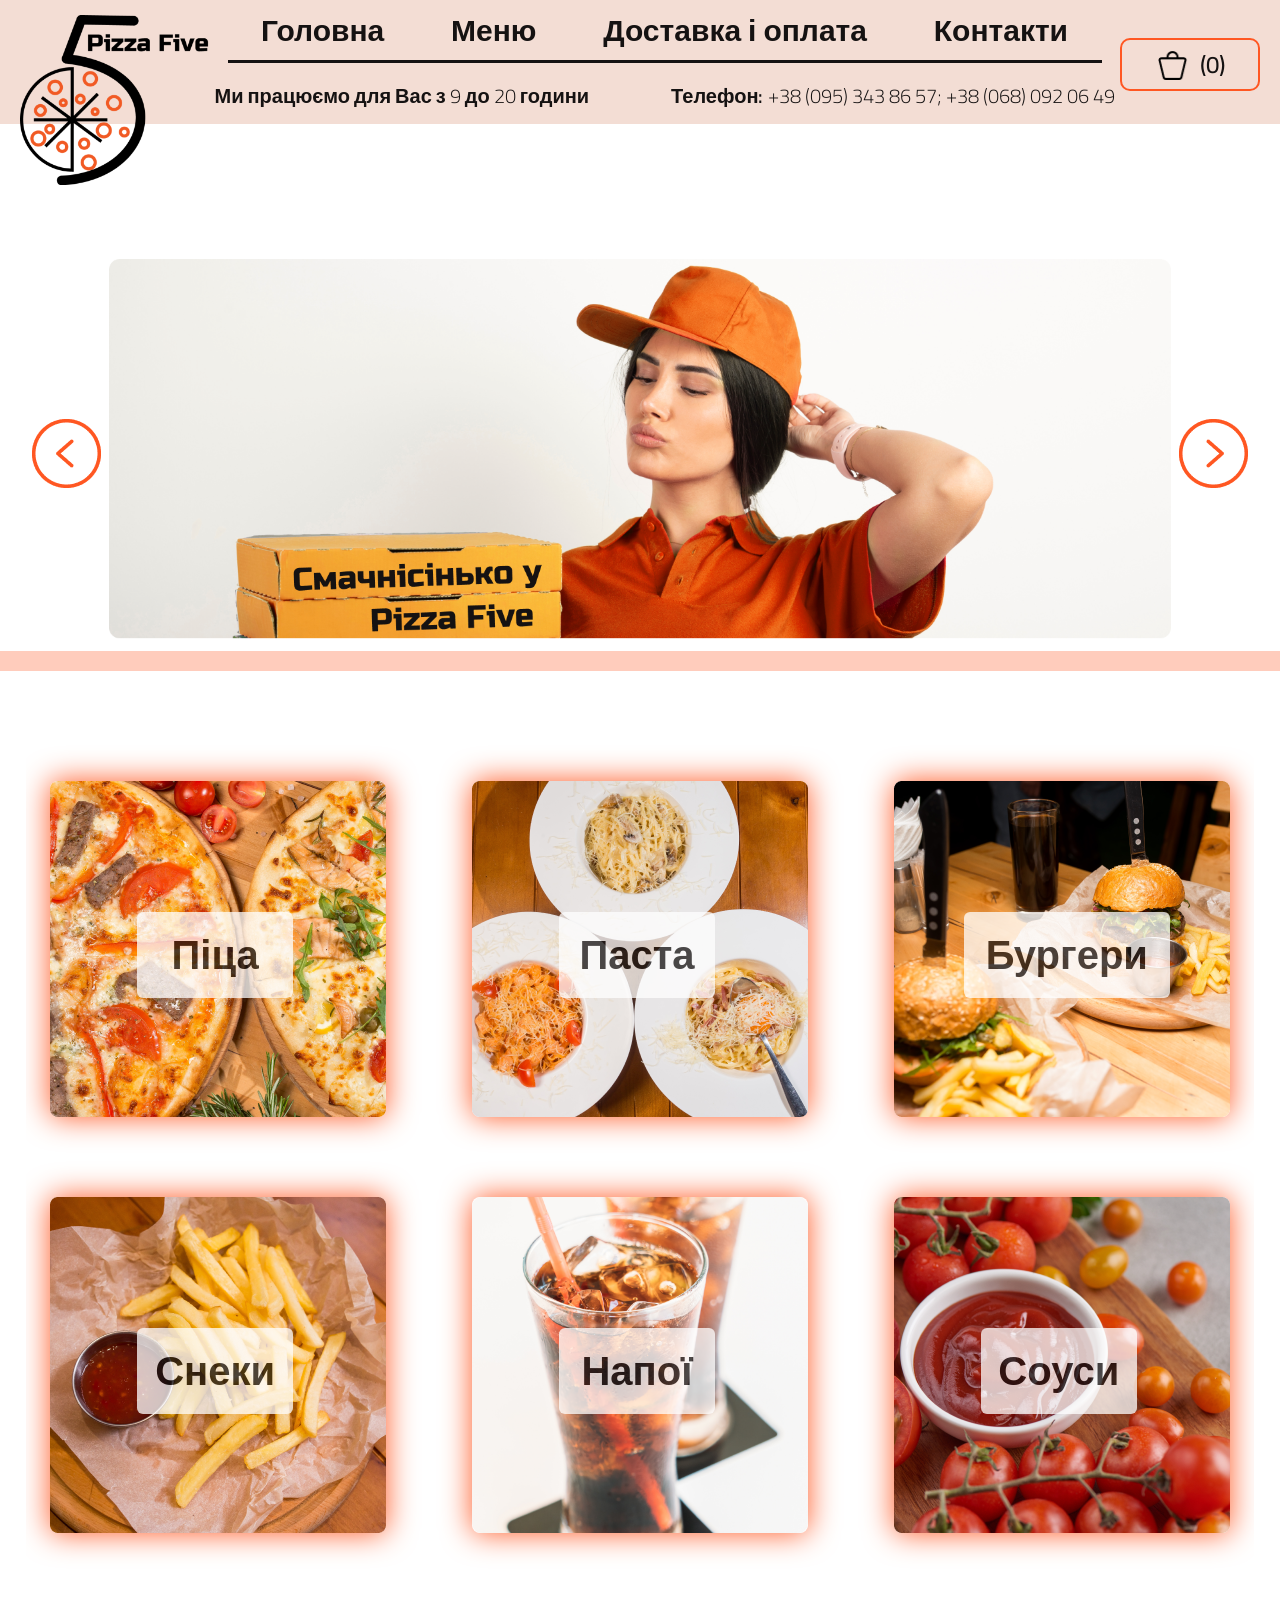
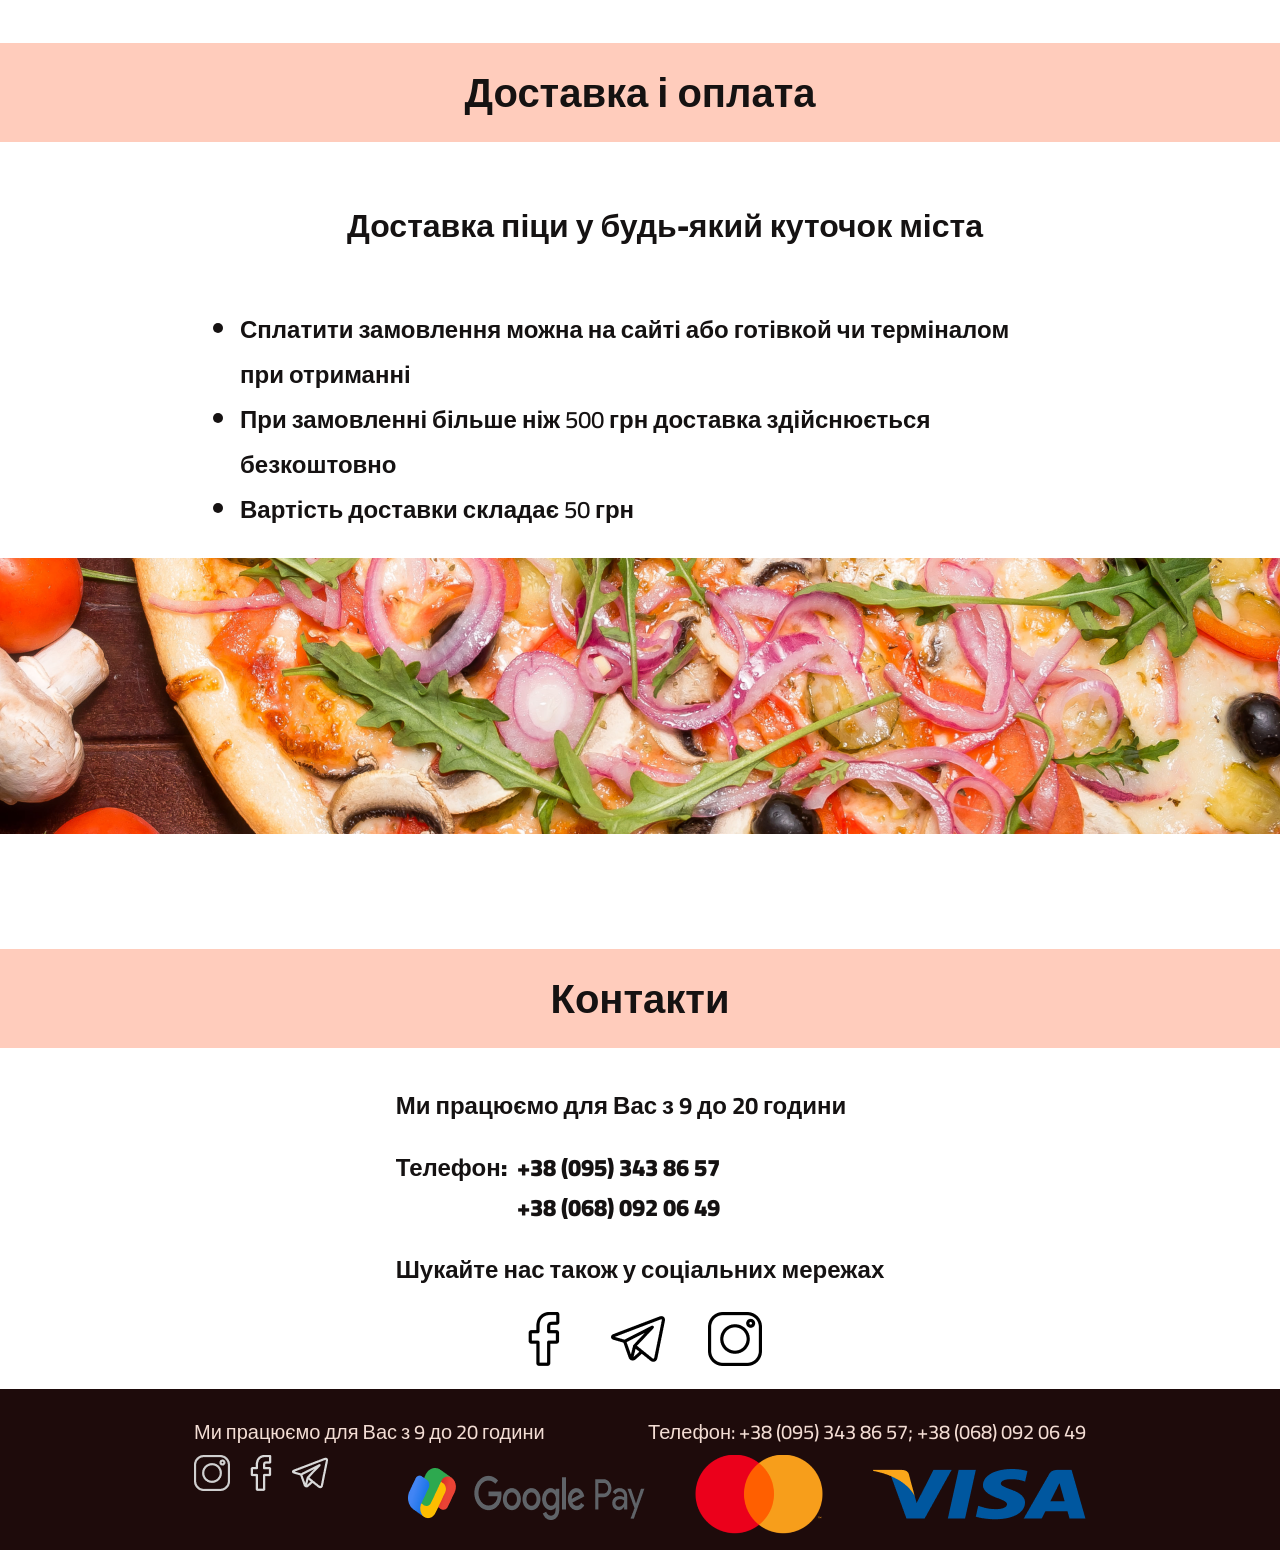
<file: index.html>
<!doctype html>
<html xmlns="http://www.w3.org/1999/xhtml">
<head>
	<meta http-equiv="Content-Type" content="text/html; charset=utf-8" />
	<meta name="viewport" content="width=device-width; initial-scale=1" />
	<link rel="stylesheet" href="css/all.css" type="text/css"/>
	<link rel="stylesheet" href="css/fonts.css" type="text/css"/>
	<link rel="preconnect" href="https://fonts.googleapis.com">
	<link rel="preconnect" href="https://fonts.gstatic.com" crossorigin>
	<link href="https://fonts.googleapis.com/css2?family=Cairo:wght@300;500;600;900&display=swap" rel="stylesheet">
	<script type="text/javascript" src="js/main.js"></script>
	<title>Pizza Five</title>
</head>
<body>
	<div id="wrapper">
		<header>
			<div class="header-color"></div>
			<div class="logo">
				<a href="./index.html">
					<img src="./images/img-logo.png" alt="logo">
				</a>
				<h1>Pizza Five</h1>
			</div>
			<div class="header-menu">
				<nav>
					<ul>
						<li>
							<a href="./index.html" class="header-menu-item">Головна</a>
						</li>
						<li>
							<div class="dropdown">
								<a href="#foodmenu" class="header-menu-item">Меню</a>
								<div class="dropdown-content">
									<a href="./pizza_menu_page.html" class="pizza-icon" ><p>Піцца</p></a>
									<a href="./pasta_menu_page.html" class="pasta-icon"><p>Паста</p></a>
									<a href="./pasta_menu_page.html" class="burgers-icon"><p>Бургер сети</p></a>
									<a href="./drink_page_menu.html" class="drinks-icon"><p>Напої</p></a>
									<a href="./snack_page_menu.html" class="snack-icon" ><p>Снеки</p></a>
									<a href="./sauses_page_menu.html" class="sause-icon"><p>Соуси</p></a>
								</div>
							</div>	  
						</li>
						<li>
							<a href="#order-and-payment" class="header-menu-item">Доставка і оплата</a>
						</li>
						<li>
							<a href="#contacts" class="header-menu-item">Контакти</a>
						</li>
					</ul>
				</nav>
				<div class="header-menu-bottom">
					<p>Ми працюємо для Вас з <span>9</span> до <span>20</span> години </p>
					<p>Телефон: <span>+38 (095) 343 86 57;  +38 (068) 092 06 49</span></p>
				</div>
			</div>
			<div class="header-shoppingcart-box">
				<a href="" class="header-shoppingcart">
					<img src="./images/icon-shop-cart.png" alt="">
					<span class="quantity">(0)</span>
				</a>
			</div>
			<div class="menu-icon-mob dropdown">
				<a href="" class=""><img src="./images/mob-icon-menu-b.png" alt=""></a>
				<div class="dropdown-content">
					<a href="./pizza_menu_page.html" class="pizza-icon" ><p>Піцца</p></a>
					<a href="./pasta_menu_page.html" class="pasta-icon"><p>Паста</p></a>
					<a href="./pasta_menu_page.html" class="burgers-icon"><p>Бургер сети</p></a>
					<a href="./drink_page_menu.html" class="drinks-icon"><p>Напої</p></a>
					<a href="./snack_page_menu.html" class="snack-icon" ><p>Снеки</p></a>
					<a href="./sauses_page_menu.html" class="sause-icon"><p>Соуси</p></a>
				</div>
			</div>
		</header>
		<main>
			<div id="content">
				<section class="first-view" id="firstview">
					<div class="banner-holder">
						<div class="arrow-left">
							<img  src="./images/icon-arrowleft-o.png" alt="left-arrow">
						</div>
						<img class="banner" src="./images/banner-main-womanincap.png" alt="banner-girl">
						<div class="arrow-right">
							<img  src="./images/icon-arrowright-o.png" alt="right-arrow">
						</div>
					</div>
				</section>
				<section class="food-menu" id="foodmenu">
					<div class="break-line"></div>
					<div class="layout">
						<ul>
							<li>
								<a href="./pizza_menu_page.html">
									<div class="menu-item-text-box">
										<h4>Піца</h4>
									</div>
									<img src="./images/img-tittle-pizza.png" alt="">
								</a>
							</li>
							<li>
								<a href="./pasta_menu_page.html">
									<div class="menu-item-text-box">
										<h4>Паста</h4>
									</div>
									<img src="./images/img-title-pasta.png" alt="">
								</a>
							</li>				
							<li>
								<a href="./pasta_menu_page.html">
									<div class="menu-item-text-box">
										<h4>Бургери</h4>
									</div>
									<img src="./images/img-title-burgers.png" alt="">
								</a>
							</li>	
							<li>
								<a href="./snack_page_menu.html">
									<div class="menu-item-text-box">
										<h4>Снеки</h4>
									</div>
									<img src="./images/img-tittle-snacks.png" alt="">
								</a>
							</li>				
							<li>
								<a href="./drink_page_menu.html">
									<div class="menu-item-text-box">
										<h4>Напої</h4>
									</div>
									<img src="./images/img-drinkspepsi.png" alt="">
								</a>
							</li>				
							<li>
								<a href="./sauses_page_menu.html">
									<div class="menu-item-text-box">
										<h4>Соуси</h4>
									</div>
									<img src="./images/img-title-sauses.png" alt="">
								</a>
							</li>
						</ul>

					</div>
				</section>
				<section class="order-and-payment" id="order-and-payment">
					<h3>Доставка і оплата</h3>
					<div class="layout">
						
						<h4>Доставка піци у будь-який куточок міста</h4>
						<ul>
							<li>
								Сплатити замовлення можна на сайті або готівкой чи терміналом при отриманні
							</li>
							<li>
								При замовленні більше ніж 500 грн доставка здійснюється безкоштовно
							</li>
							<li>
								Вартість доставки складає 50 грн
							</li>
						</ul>
					</div>	
					<div class="order-banner-holder">
						<img class="desktop-banner" src="./images/banner-main-orderdelivery.png" alt="">
						<img class="mob-banner" src="./images/banner-main-orderdelivery-mob.png" alt="">
					</div>	
				</section>
				<section class="contacts" id="contacts">
					<h3>Контакти</h3>
					<div class="layout">
						<ul>
							<li>Ми працюємо для Вас з 9 до 20 години </li>
							<li>
								<div class="tel-2row-box">
									<p>
										<span>Телефон:</span>
										<span>+38 (095) 343 86 57</span>
									</p>
									<span>+38 (068) 092 06 49</span>
								</div>	
							</li>
							<li>Шукайте нас також у соціальних мережах</li>
						</ul>
						<div class="social-icon-container">
							<a class="contacts-facebook" href="https://www.facebook.com/" target="_blank"></a>
							<a class="contacts-telegram" href="https://telegram.org/" target="_blank"></a>							</a>
							<a class="contacts-instagram" href="https://www.instagram.com/" target="_blank"></a>
						</div>				
					</div>
				</section>
			</div>
		</main>
		<footer>
			<div class="layout">
				<div class="text-container">
					<p>Ми працюємо для Вас з 9 до 20 години</p>
					<p class="display-tel-in-row">Телефон:  +38 (095) 343 86 57; +38 (068) 092 06 49</p>
					<div class="display-tel-in-2row">
						<div class="flex-row">
							<span>Телефон:</span>
							<span>+38 (095) 343 86 57</span>
						</div>
						<div class="flex-row">
								<a href="https://www.instagram.com/" class="social-icons" target="_blank">
									<img src="./images/icon-instagram-g.png" alt="instagram">
								</a>
								<a href="https://www.facebook.com/" class="social-icons" target="_blank">
									<img src="./images/icon-facebook-g.png" alt="facebook">
								</a>
								<a href="https://telegram.org/" class="social-icons" target="_blank">
									<img src="./images/icon-telegram-g.png" alt="telegram">
								</a>
							<span>+38 (068) 092 06 49</span>
						</div>						
					</div>
				</div>
				<div class="icons-container">	
					<div class="social-icons-container">	
						<a href="https://www.instagram.com/" class="social-icons" target="_blank">
							<img src="./images/icon-instagram-g.png" alt="instagram">
						</a>
						<a href="https://www.facebook.com/" class="social-icons" target="_blank">
							<img src="./images/icon-facebook-g.png" alt="facebook">
						</a>
						<a href="https://telegram.org/" class="social-icons" target="_blank">
							<img src="./images/icon-telegram-g.png" alt="telegram">
						</a>
					</div>	
					<div class="payment-icons-container">
						<a href="https://pay.google.com/" class="google-icon" target="_blank">
							<img  src="./images/img-footer-googlepay.png" alt="googlepay">
						</a>
						<a href="https://www.mastercard.com/" class="mc-icon" target="_blank">
							<img  src="./images/img-footer-mastercard.png" alt="mastercard">
						</a>
						<a href="https://www.visa.com/" class="visa-icon" target="_blank">
							<img src="./images/img-footer-visa.png" alt="visa">
						</a>
					</div>
				</div>	
			</div>
		</footer>
	</div>

</body>
</html>
</file>
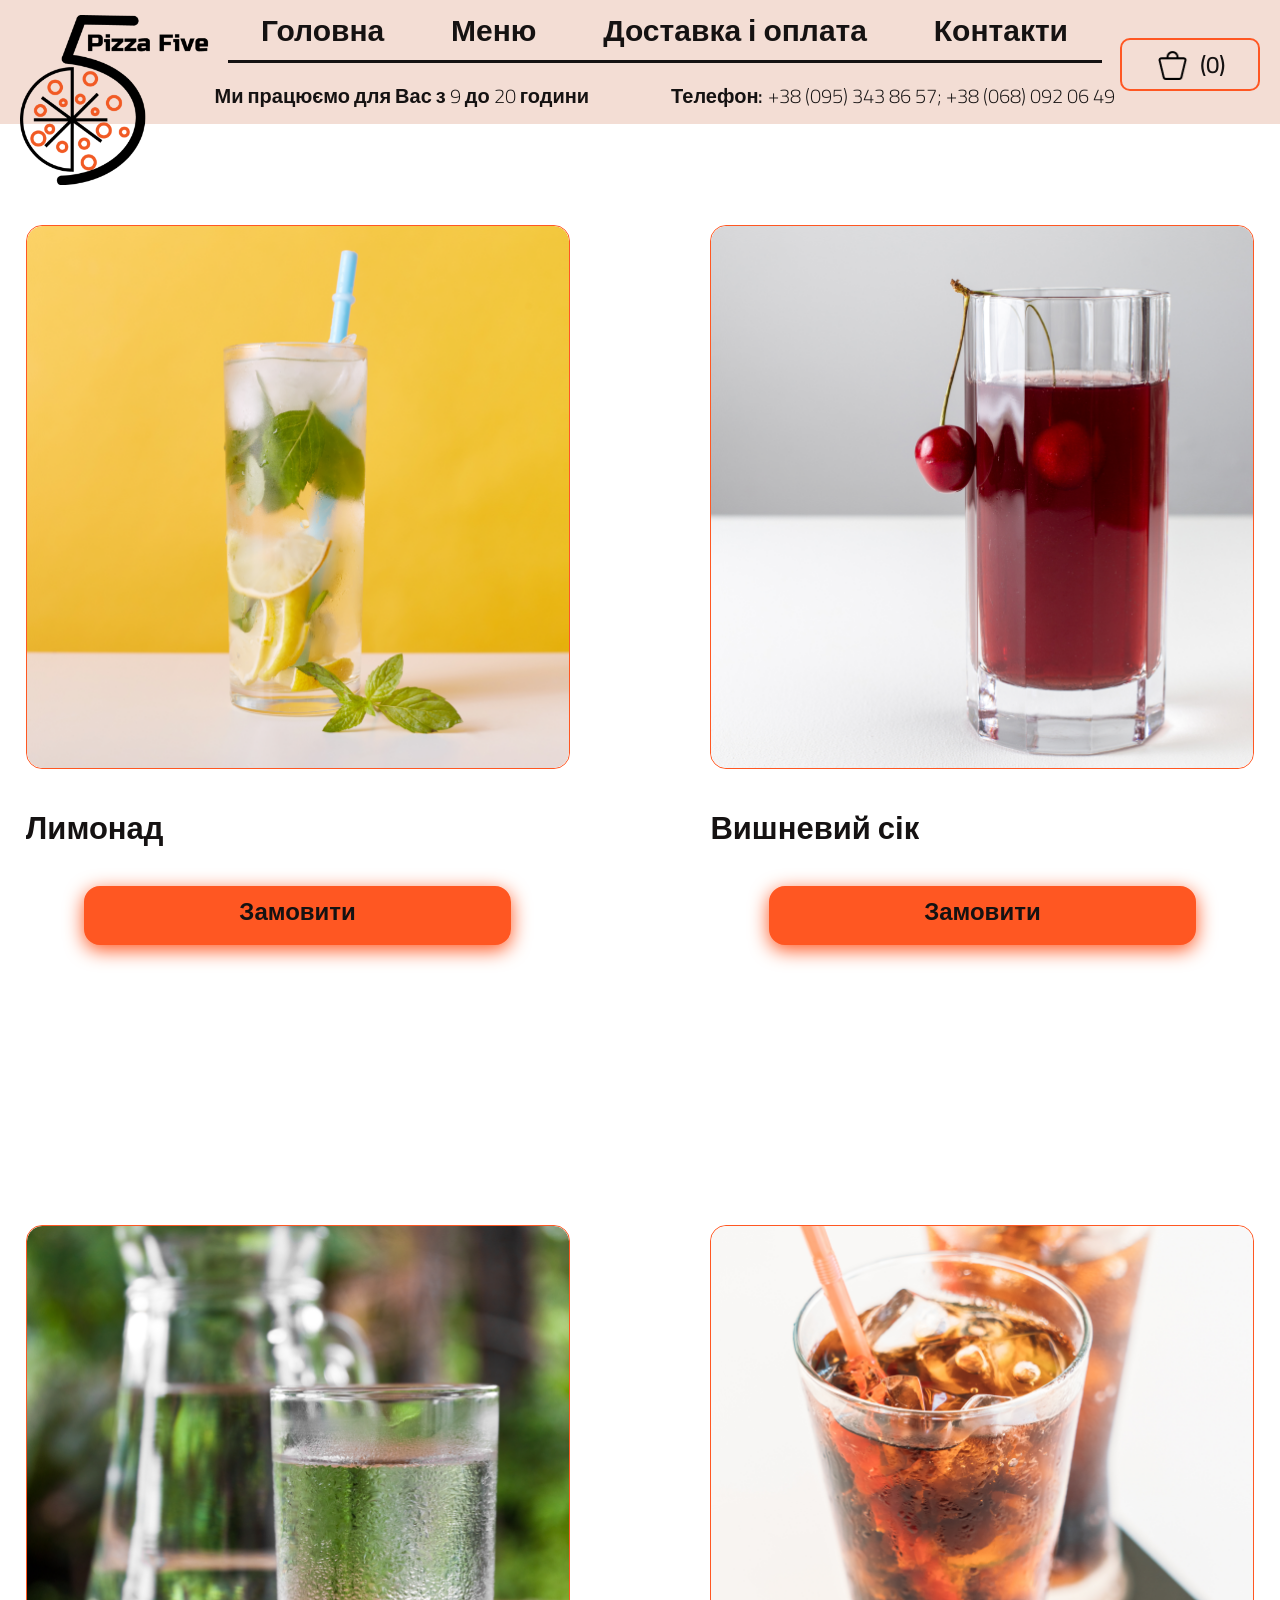
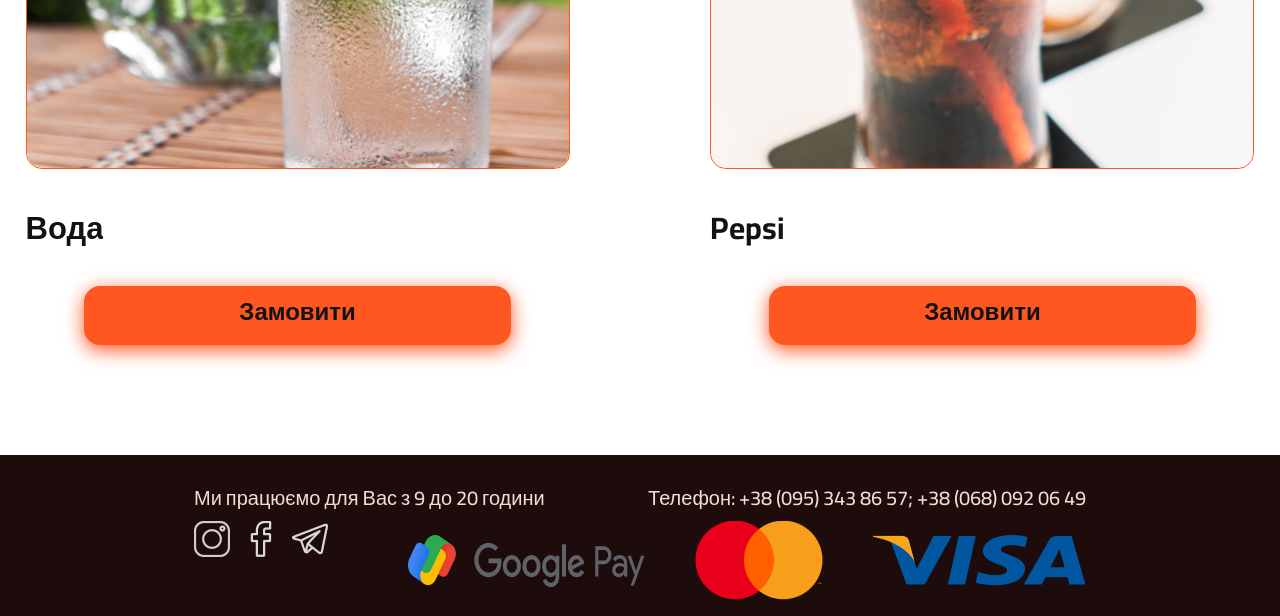
<file: drink_page_menu.html>
<!doctype html>
<html xmlns="http://www.w3.org/1999/xhtml">
<head>
	<meta http-equiv="Content-Type" content="text/html; charset=utf-8" />
	<meta name="viewport" content="width=device-width; initial-scale=1" />
	<link rel="stylesheet" href="css/all.css" type="text/css"/>
	<link rel="stylesheet" href="css/fonts.css" type="text/css"/>
	<link rel="preconnect" href="https://fonts.googleapis.com">
	<link rel="preconnect" href="https://fonts.gstatic.com" crossorigin>
	<link href="https://fonts.googleapis.com/css2?family=Cairo:wght@300;500;600;900&display=swap" rel="stylesheet">
	<script type="text/javascript" src="js/main.js"></script>
	<title>Drinks Menu</title>
</head>
<body>
	<div id="wrapper">
		<header>
			<div class="header-color"></div>
			<div class="logo">
				<a href="./index.html">
					<img src="./images/img-logo.png" alt="logo">
				</a>
				<h1>Pizza Five</h1>
			</div>
			<div class="header-menu">
				<nav>
					<ul>
						<li>
							<a href="./index.html" class="header-menu-item">Головна</a>
						</li>
						<li>
							<div class="dropdown">
								<a href="#foodmenu" class="header-menu-item">Меню</a>
								<div class="dropdown-content">
									<a href="./pizza_menu_page.html" class="pizza-icon" ><p>Піцца</p></a>
									<a href="./pasta_menu_page.html" class="pasta-icon"><p>Паста</p></a>
									<a href="./pasta_menu_page.html" class="burgers-icon"><p>Бургер сети</p></a>
									<a href="./drink_page_menu.html" class="drinks-icon"><p>Напої</p></a>
									<a href="./snack_page_menu.html" class="snack-icon" ><p>Снеки</p></a>
									<a href="./sauses_page_menu.html" class="sause-icon"><p>Соуси</p></a>
								</div>
							</div>	  
						</li>
						<li>
							<a href="#order-and-payment" class="header-menu-item">Доставка і оплата</a>
						</li>
						<li>
							<a href="#contacts" class="header-menu-item">Контакти</a>
						</li>
					</ul>
				</nav>
				<div class="header-menu-bottom">
					<p>Ми працюємо для Вас з <span>9</span> до <span>20</span> години </p>
					<p>Телефон: <span>+38 (095) 343 86 57;  +38 (068) 092 06 49</span></p>
				</div>
			</div>
			<div class="header-shoppingcart-box">
				<a href="" class="header-shoppingcart">
					<img src="./images/icon-shop-cart.png" alt="">
					<span class="quantity">(0)</span>
				</a>
			</div>
			<div class="menu-icon-mob dropdown">
				<a href="" class=""><img src="./images/mob-icon-menu-b.png" alt=""></a>
				<div class="dropdown-content">
					<a href="./pizza_menu_page.html" class="pizza-icon" ><p>Піцца</p></a>
					<a href="./pasta_menu_page.html" class="pasta-icon"><p>Паста</p></a>
					<a href="./pasta_menu_page.html" class="burgers-icon"><p>Бургер сети</p></a>
					<a href="./drink_page_menu.html" class="drinks-icon"><p>Напої</p></a>
					<a href="./snack_page_menu.html" class="snack-icon" ><p>Снеки</p></a>
					<a href="./sauses_page_menu.html" class="sause-icon"><p>Соуси</p></a>
				</div>
			</div>
		</header>
		<main>
			<div id="content">
				<section class="page-menu-list drinks-section-padding">
                    <div class="layout">
                        <ul>
                            <li>
								<div class="menu-item-flex-container">
									<img src="./images/img-drinkslemonade.png" alt="lemonade">
									<div class="name-and-price">
										<h4>Лимонад</h4>
									</div>
									<a class="order-button" href="">Замовити</a>  
								</div>  
                            </li>
							<li>
								<div class="menu-item-flex-container">
									<img src="./images/img-drinkscherryjuice.png" alt="cherryjuice">
									<div class="name-and-price">
										<h4>Вишневий сік</h4>
									</div>
									<a class="order-button" href="">Замовити</a>   
								</div> 
                            </li>
							<li>
								<div class="menu-item-flex-container">
									<img src="./images/img-drinkswater.png" alt="water">
									<div class="name-and-price">
										<h4>Вода</h4>
									</div>
									<a class="order-button" href="">Замовити</a>  
								</div>  
                            </li>
							<li>
								<div class="menu-item-flex-container">
									<img src="./images/img-drinkspepsi.png" alt="pepsi">
									<div class="name-and-price">
										<h4>Pepsi</h4>
									</div>
									<a class="order-button" href="">Замовити</a>
								</div>    
                            </li>
                        </ul>
                    </div>
				</section>
			</div>
		</main>
		<footer>
			<div class="layout">
				<div class="text-container">
					<p>Ми працюємо для Вас з 9 до 20 години</p>
					<p class="display-tel-in-row">Телефон:  +38 (095) 343 86 57; +38 (068) 092 06 49</p>
					<div class="display-tel-in-2row">
						<div class="flex-row">
							<span>Телефон:</span>
							<span>+38 (095) 343 86 57</span>
						</div>
						<div class="flex-row">
								<a href="https://www.instagram.com/" class="social-icons" target="_blank">
									<img src="./images/icon-instagram-g.png" alt="instagram">
								</a>
								<a href="https://www.facebook.com/" class="social-icons" target="_blank">
									<img src="./images/icon-facebook-g.png" alt="facebook">
								</a>
								<a href="https://telegram.org/" class="social-icons" target="_blank">
									<img src="./images/icon-telegram-g.png" alt="telegram">
								</a>
							<span>+38 (068) 092 06 49</span>
						</div>						
					</div>
				</div>
				<div class="icons-container">	
					<div class="social-icons-container">	
						<a href="https://www.instagram.com/" class="social-icons" target="_blank">
							<img src="./images/icon-instagram-g.png" alt="instagram">
						</a>
						<a href="https://www.facebook.com/" class="social-icons" target="_blank">
							<img src="./images/icon-facebook-g.png" alt="facebook">
						</a>
						<a href="https://telegram.org/" class="social-icons" target="_blank">
							<img src="./images/icon-telegram-g.png" alt="telegram">
						</a>
					</div>	
					<div class="payment-icons-container">
						<a href="https://pay.google.com/" class="google-icon" target="_blank">
							<img  src="./images/img-footer-googlepay.png" alt="googlepay">
						</a>
						<a href="https://www.mastercard.com/" class="mc-icon" target="_blank">
							<img  src="./images/img-footer-mastercard.png" alt="mastercard">
						</a>
						<a href="https://www.visa.com/" class="visa-icon" target="_blank">
							<img src="./images/img-footer-visa.png" alt="visa">
						</a>
					</div>
				</div>	
			</div>
		</footer>
	</div>
</body>
</html>
</file>
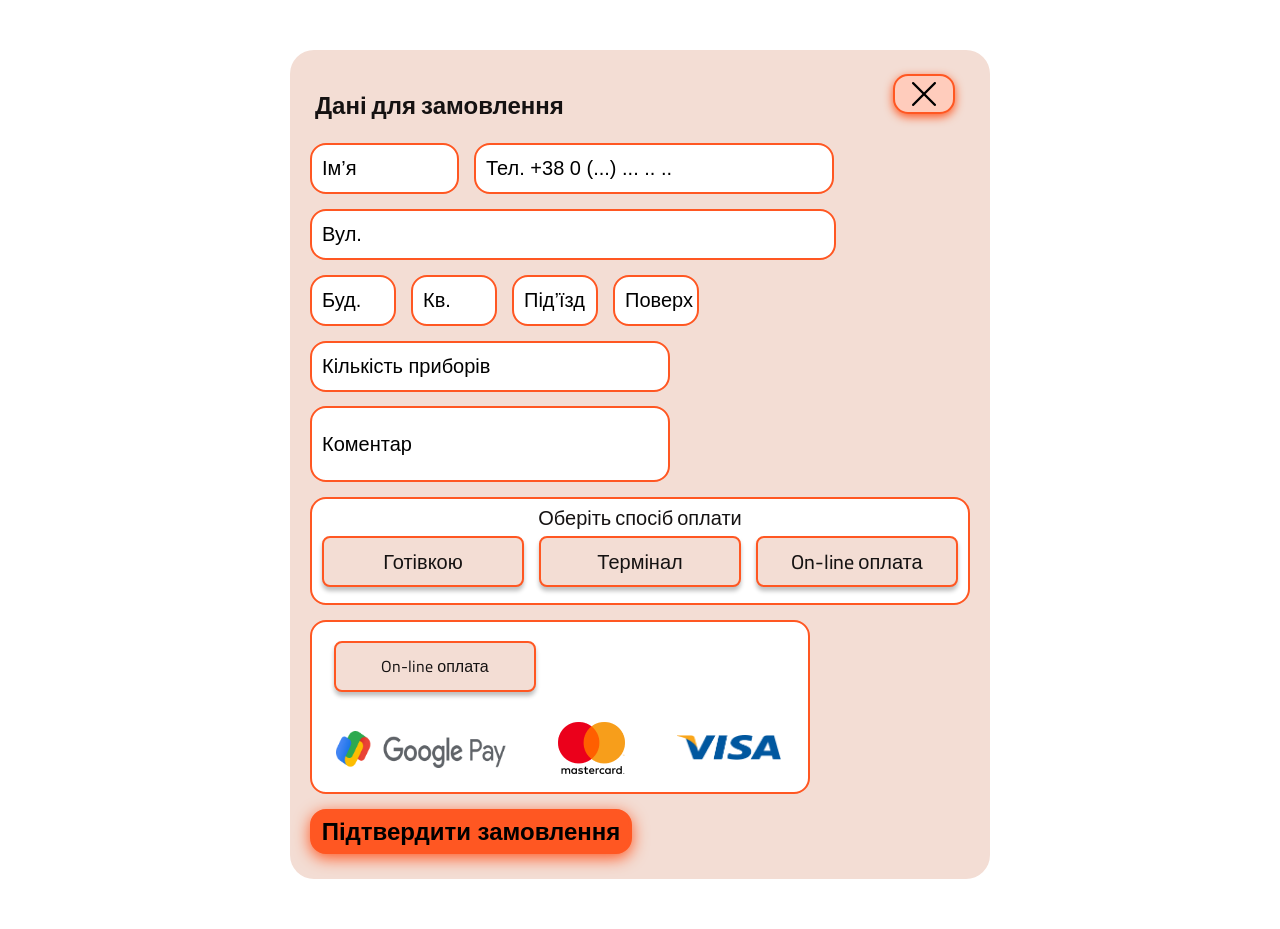
<file: form_order.html>
<!doctype html>
<html xmlns="http://www.w3.org/1999/xhtml">
<head>
	<meta http-equiv="Content-Type" content="text/html; charset=utf-8" />
	<meta name="viewport" content="width=device-width; initial-scale=1" />
	<link rel="stylesheet" href="css/all.css" type="text/css"/>
	<link rel="stylesheet" href="css/fonts.css" type="text/css"/>
    <link rel="preconnect" href="https://fonts.googleapis.com">
	<link rel="preconnect" href="https://fonts.gstatic.com" crossorigin><link href="https://fonts.googleapis.com/css2?family=Cairo:wght@300;500;600;900&display=swap" rel="stylesheet">
	<script type="text/javascript" src="js/main.js"></script>
	<title>Order Form</title>
</head>
<body>
	<div id="wrapper">
		<main>
			<div class="modal-order-form">
				<a href="" class="close-button"></a>
				<div class="order-form">
					<legend>Дані для замовлення</legend>
					<div class="form-row">
						<input id="input-name" type="text" name="your-name" value="Ім’я">
						<input id="input-tel" type="tel" name="telephone" value="Тел. +38 0 (...) ... .. ..">
					</div>
					<div class="form-row">
						<input id="input-address" type="text" name="address" value="Вул.">
					</div>
					<div class="form-row">
						<input id="input-building" type="text" name="building" value="Буд.">
						<input id="input-apt" type="text" name="appartment" value="Кв.">
						<input id="input-enterance" type="text" name="enterance" value="Під’їзд">
						<input id="input-floor" type="text" name="floor" value="Поверх">
					</div>
					<div class="form-row">
						<input id="input-set-quanity" type="text" name="set-quanity" value="Кількість приборів">
					</div>
					<div class="form-row">
						<input id="input-comment" type="text" name="comment" value="Коментар">
					</div>
					<div class="payment-box">
						<p>Оберіть спосіб оплати</p>
						<div class="form-row">
							<label class="payment-button" for="">Готівкою</label>
							<input id="payment-button-cash"  type="radio">
							<label class="payment-button" for="">Термінал</label>
							<input id="payment-button-terminal"  type="radio">
							<label class="payment-button" for="">On-line оплата</label>
							<input id="payment-button-online"  type="radio">
						</div>
					</div>
					<div class="result-payment-box">
						<a class="payment-button"  href="">On-line оплата</a>
						<div class="payment-icons-row">
							<a href="https://pay.google.com/" class="google-icon" target="_blank">
								<img  src="./images/img-footer-googlepay.png" alt="googlepay">
							</a>
							<a href="https://www.mastercard.com/" class="mc-icon" target="_blank">
								<img  src="./images/img-form-mastercard.png" alt="mastercard">
							</a>
							<a href="https://www.visa.com/" class="visa-icon" target="_blank">
								<img src="./images/img-footer-visa.png" alt="visa">
							</a>
						</div>
					</div>
					<input id="order-form-submit" type="submit" value="Підтвердити замовлення">
				</div>
				
			</div>	
		</main>
    </div>    
</body>
</html>
</file>
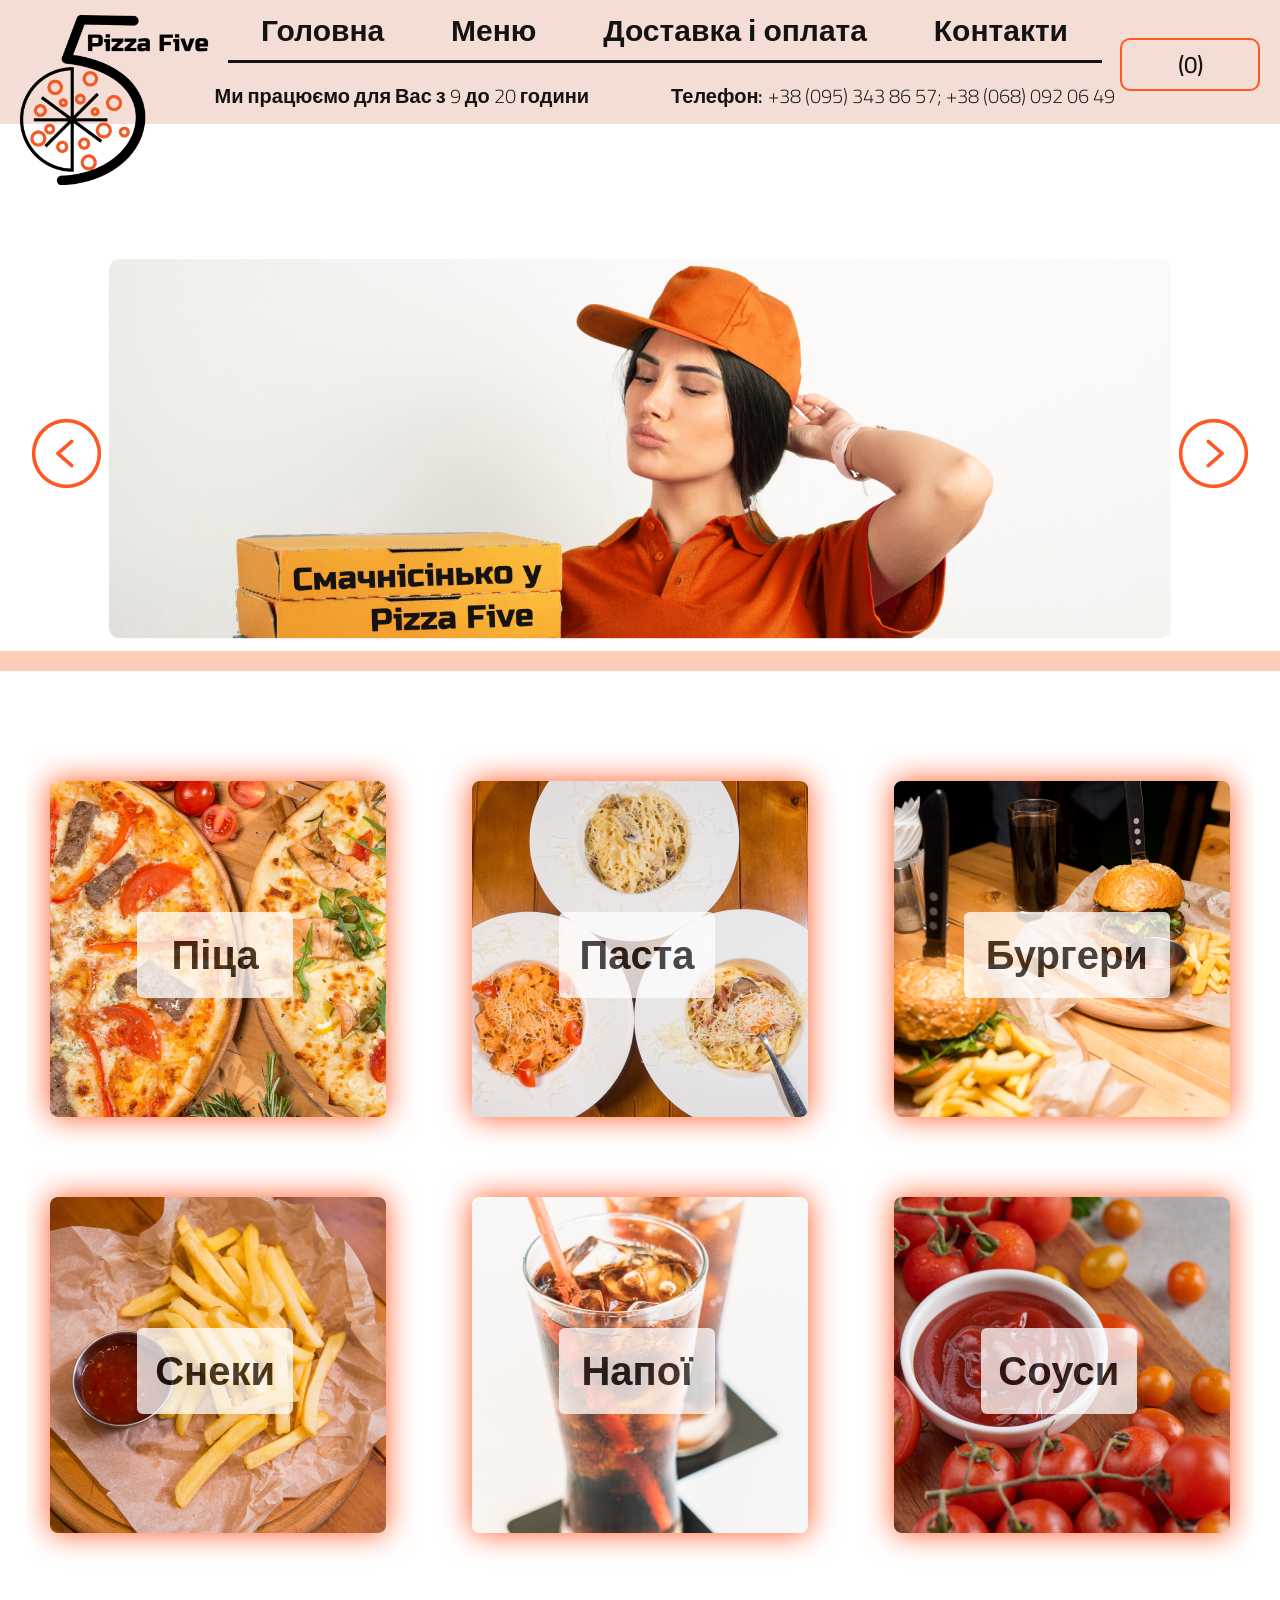
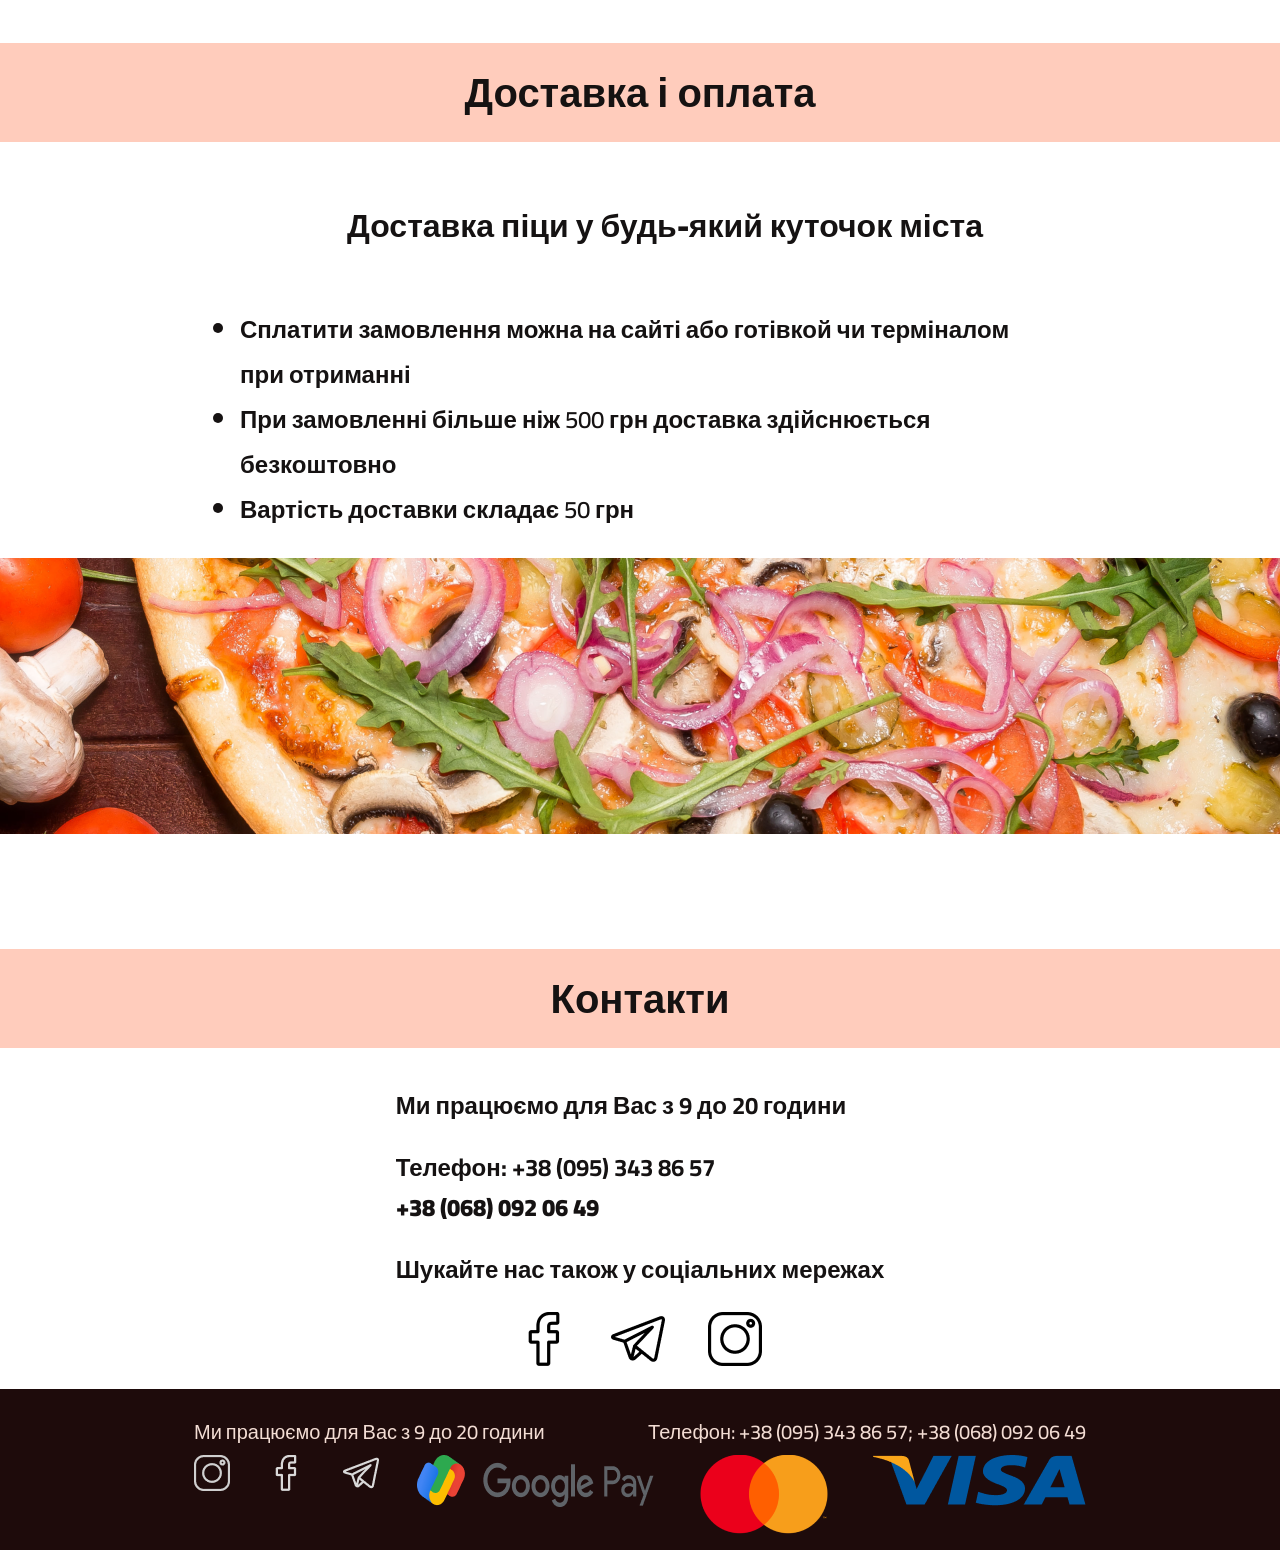
<file: homepage.html>
<!doctype html>
<html xmlns="http://www.w3.org/1999/xhtml">
<head>
	<meta http-equiv="Content-Type" content="text/html; charset=utf-8" />
	<meta name="viewport" content="width=device-width; initial-scale=1" />
	<link rel="stylesheet" href="css/all.css" type="text/css"/>
	<link rel="stylesheet" href="css/fonts.css" type="text/css"/>
	<link rel="preconnect" href="https://fonts.googleapis.com"><link rel="preconnect" href="https://fonts.gstatic.com" crossorigin><link href="https://fonts.googleapis.com/css2?family=Cairo:wght@300;500;600;900&display=swap" rel="stylesheet">
	<script type="text/javascript" src="js/main.js"></script>
	<title>Pizza Five</title>
</head>
<body>
	<div id="wrapper">
		<header>
			<div class="header-color"></div>
			<div class="logo">
				<a href="./homepage.html">
					<img src="./images/img-logo.png" alt="logo">
				</a>
				<h1>Pizza Five</h1>
			</div>
			<div class="header-menu">
				<nav>
					<ul>
						<li>
							<a href="./homepage.html" class="header-menu-item">Головна</a>
						</li>
						<li>
							<div class="dropdown">
								<a class="header-menu-item">Меню</a>
								<div class="dropdown-content">
									<a href="./pizza_menu_page.html" class="pizza-icon" ><p>Піцца</p></a>
									<a href="./pasta_menu_page.html" class="pasta-icon"><p>Паста</p></a>
									<a href="./pasta_menu_page.html" class="burgers-icon"><p>Бургер сети</p></a>
									<a href="./drink_page_menu.html" class="drinks-icon"><p>Напої</p></a>
									<a href="./snack_page_menu.html" class="snack-icon" ><p>Снеки</p></a>
									<a href="./sauses_page_menu.html" class="sause-icon"><p>Соуси</p></a>
								</div>
							</div>
							  
						</li>
						<li>
							<a href="#" class="header-menu-item">Доставка і оплата</a>
						</li>
						<li>
							<a href="#" class="header-menu-item">Контакти</a>
						</li>
					</ul>
				</nav>
				<div class="header-menu-bottom">
					<p>Ми працюємо для Вас з <span>9</span> до <span>20</span> години </p>
					<p>Телефон: <span>+38 (095) 343 86 57;  +38 (068) 092 06 49</span></p>
				</div>
			</div>
			<div class="header-shoppingcart-box">
				<a href="" class="header-shoppingcart">
						<span class="quantity">(0)</span>
				</a>
			</div>
		</header>
		<main>
			<div id="content">
				<section class="first-view">
					<div class="banner-holder">
						<div class="arrow-left">
							<img  src="./images/icon-arrowleft-o.png" alt="left-arrow">
						</div>
						<img class="banner" src="./images/banner-main-womanincap.png" alt="banner-girl">
						<div class="arrow-right">
							<img  src="./images/icon-arrowright-o.png" alt="right-arrow">
						</div>
					</div>
				</section>
				<section class="food-menu">
					<div class="break-line"></div>
					<div class="layout">
						<ul>
							<li>
								<a href="./pizza_menu_page.html">
									<div class="menu-item-text-box">
										<h4>Піца</h4>
									</div>
									<img src="./images/img-tittle-pizza.png" alt="">
								</a>
							</li>
							<li>
								<a href="./pasta_menu_page.html">
									<div class="menu-item-text-box">
										<h4>Паста</h4>
									</div>
									<img src="./images/img-title-pasta.png" alt="">
								</a>
							</li>				
							<li>
								<a href="./pasta_menu_page.html">
									<div class="menu-item-text-box">
										<h4>Бургери</h4>
									</div>
									<img src="./images/img-title-burgers.png" alt="">
								</a>
							</li>	
							<li>
								<a href="./snack_page_menu.html">
									<div class="menu-item-text-box">
										<h4>Снеки</h4>
									</div>
									<img src="./images/img-tittle-snacks.png" alt="">
								</a>
							</li>				
							<li>
								<a href="./drink_page_menu.html">
									<div class="menu-item-text-box">
										<h4>Напої</h4>
									</div>
									<img src="./images/img-drinkspepsi.png" alt="">
								</a>
							</li>				
							<li>
								<a href="./sauses_page_menu.html">
									<div class="menu-item-text-box">
										<h4>Соуси</h4>
									</div>
									<img src="./images/img-title-sauses.png" alt="">
								</a>
							</li>
						</ul>

					</div>
				</section>
				<section class="order-and-payment">
					<h3>Доставка і оплата</h3>
					<div class="layout">
						<h4>Доставка піци у будь-який куточок міста</h4>
						<ul>
							<li>
								Сплатити замовлення можна на сайті або готівкой чи терміналом при отриманні
							</li>
							<li>
								При замовленні більше ніж 500 грн доставка здійснюється безкоштовно
							</li>
							<li>
								Вартість доставки складає 50 грн
							</li>
						</ul>
					</div>	
					<div class="order-banner-holder">
						<img src="./images/banner-main-orderdelivery.png" alt="">
					</div>	
				</section>
				<section class="contacts">
					<h3>Контакти</h3>
					<div class="layout">
						<ul>
							<li>Ми працюємо для Вас з 9 до 20 години </li>
							<li>Телефон: +38 (095) 343 86 57<br>
								<span class="tel-location">+38 (068) 092 06 49</span></li>
							<li>Шукайте нас також у соціальних мережах</li>
						</ul>
						<div class="social-icon-container">
							<a class="contacts-facebook" href="https://www.facebook.com/" target="_blank"></a>
							<a class="contacts-telegram" href="https://telegram.org/" target="_blank"></a>							</a>
							<a class="contacts-instagram" href="https://www.instagram.com/" target="_blank"></a>
						</div>				
					</div>
				</section>
			</div>
		</main>
		<footer>
			<div class="layout">
				<div class="text-container">
					<p>Ми працюємо для Вас з 9 до 20 години</p>
					<p>Телефон:  +38 (095) 343 86 57; +38 (068) 092 06 49</p>
				</div>

					<div class="icons-container">	
						<a href="https://www.instagram.com/" class="social-icons" target="_blank">
							<img src="./images/icon-instagram-g.png" alt="instagram">
						</a>
						<a href="https://www.facebook.com/" class="social-icons" target="_blank">
							<img src="./images/icon-facebook-g.png" alt="facebook">
						</a>
						<a href="https://telegram.org/" class="social-icons" target="_blank">
							<img src="./images/icon-telegram-g.png" alt="telegram">
						</a>

						<a href="https://pay.google.com/" class="google-icon" target="_blank">
							<img  src="./images/img-footer-googlepay.png" alt="googlepay">
						</a>
						<a href="https://www.mastercard.com/" class="mc-icon" target="_blank">
							<img  src="./images/img-footer-mastercard.png" alt="mastercard">
						</a>
						<a href="https://www.visa.com/" class="visa-icon" target="_blank">
							<img src="./images/img-footer-visa.png" alt="visa">
						</a>
					</div>

			</div>
		</footer>
	</div>
</body>
</html>
</file>
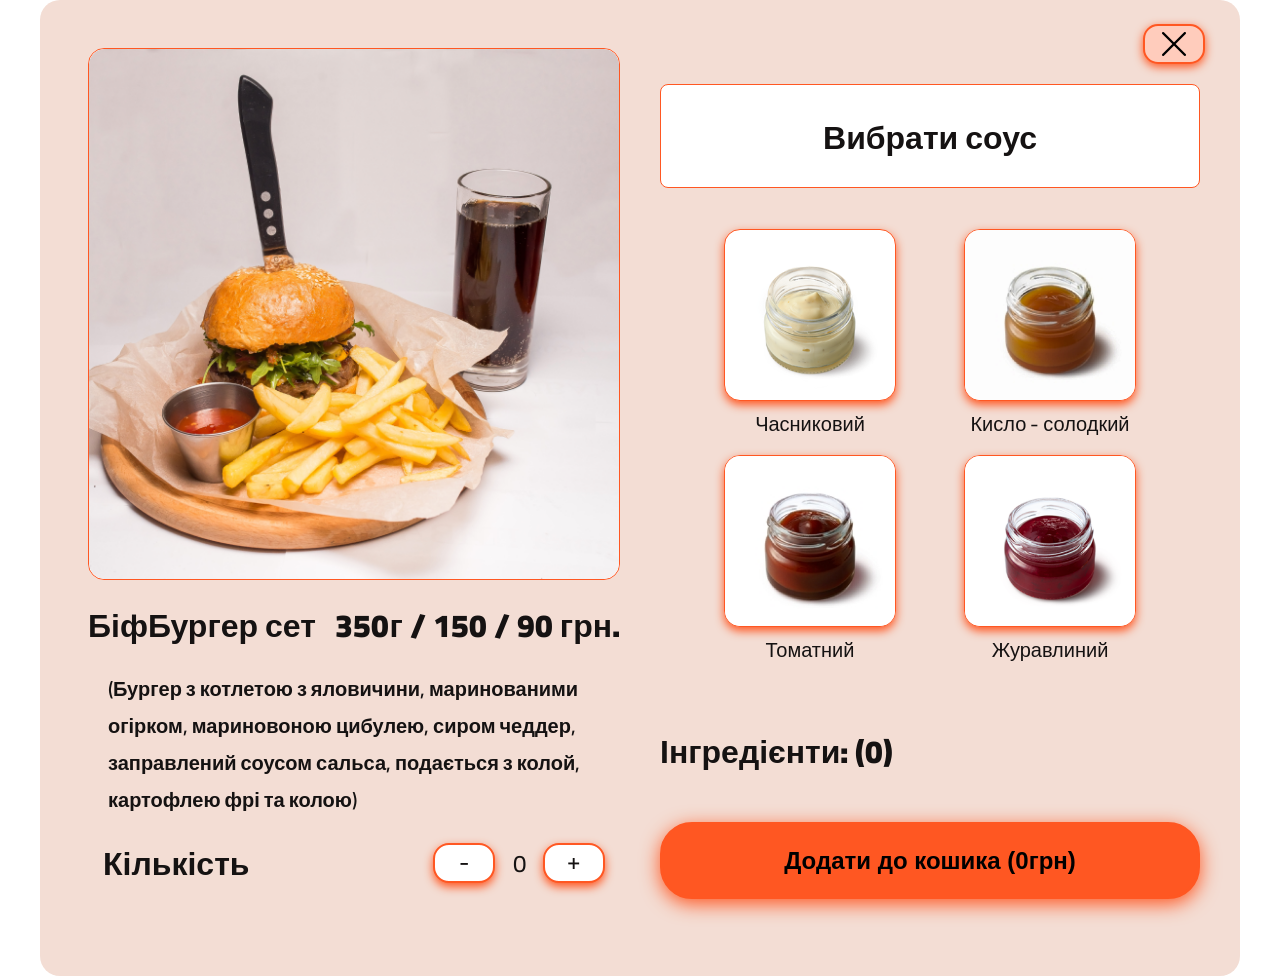
<file: modal_add_burger.html>
<!doctype html>
<html xmlns="http://www.w3.org/1999/xhtml">
<head>
	<meta http-equiv="Content-Type" content="text/html; charset=utf-8" />
	<meta name="viewport" content="width=device-width; initial-scale=1" />
	<link rel="stylesheet" href="css/all.css" type="text/css"/>
	<link rel="stylesheet" href="css/fonts.css" type="text/css"/>
    <link rel="preconnect" href="https://fonts.googleapis.com">
	<link rel="preconnect" href="https://fonts.gstatic.com" crossorigin><link href="https://fonts.googleapis.com/css2?family=Cairo:wght@300;500;600;900&display=swap" rel="stylesheet">
	<script type="text/javascript" src="js/main.js"></script>
	<title>Modal Snack</title>
</head>
<body>
	<div id="wrapper">
		<main>
			<div class="modal-window-pizza ">
                <div class="order-item-flex-container ">
                    <img src="./images/img-beefburgerset.png" alt="margarita">
                    <div class="name-and-price modal-burger-mob-none">
                        <h4>БіфБургер сет</h4>
                        <span>350г / 150 / 90 грн.</span>
                    </div>
					<p class="descripton-height-pizza modal-burger-mob-none">(Бургер з котлетою з яловичини, маринованими огірком, мариновоною цибулею, сиром чеддер, заправлений соусом сальса, подається з колой, картофлею фрі та колою)
					</p>
					<div class="quantity-changer-row modal-burger-mob-none">
                        <h4>Кількість</h4>
						<div class="quantity-changer-box">
							<a class="quantity-changer-minus" href=""></a>
							<span>0</span>
							<a class="quantity-changer-plus" href=""></a>
						</div>
                    </div>    
                </div>
				<a href="" class="close-button"></a>
				<div class="order-item-flex-container2 modal-burger-mob-position">
					<h4 class="add-to-pizza">Вибрати соус</h4>
					<div class="snack-add-ons">
						<ul>
							<li>
								<div class="add-on-container">
									<img src="./images/img-sausegarlic.png" alt="">
									<p>Часниковий</p>
								</div>
							</li>
							<li>
								<div class="add-on-container">
									<img src="./images/img-sausesouresweet.png" alt="">
									<p>Кисло - солодкий</p>
								</div>
							</li>
							<li>
								<div class="add-on-container">
									<img src="./images/img-sausetomato.png" alt="">
									<p>Томатний</p>
								</div>
							</li>
							<li>
								<div class="add-on-container">
									<img src="./images/img-sausecranbery.png" alt="">
									<p>Журавлиний</p>
								</div>
							</li>
						</ul>
					</div>
					<div class="ingridients-count">Інгредієнти: <span>(0)</span></div>
					<div class="add-to-shopping-cart">
						<button>
							Додати до кошика <span>(0грн)</span>
						</button>
					</div>
					<div class="burger-modal-description">
						<div class="name-and-price ">
							<h4>БіфБургер сет</h4>
							<span>350г / 150 / 90 грн.</span>
						</div>
						<p class="descripton-height-pizza">(Бургер з котлетою з яловичини, маринованими огірком, мариновоною цибулею, сиром чеддер, заправлений соусом сальса, подається з колой, картофлею фрі та колою)
						</p>
						<div class="quantity-changer-row">
							<h4>Кількість</h4>
							<div class="quantity-changer-box">
								<a class="quantity-changer-minus" href=""></a>
								<span>0</span>
								<a class="quantity-changer-plus" href=""></a>
							</div>
						</div>  

					</div>
                </div>
				<div class="add-to-shopping-cart-mob">
					<button>
						Додати до кошика <span>(0грн)</span>
					</button>
				</div>
			</div>
		</main>
    </div>    
</body>
</html>
</file>
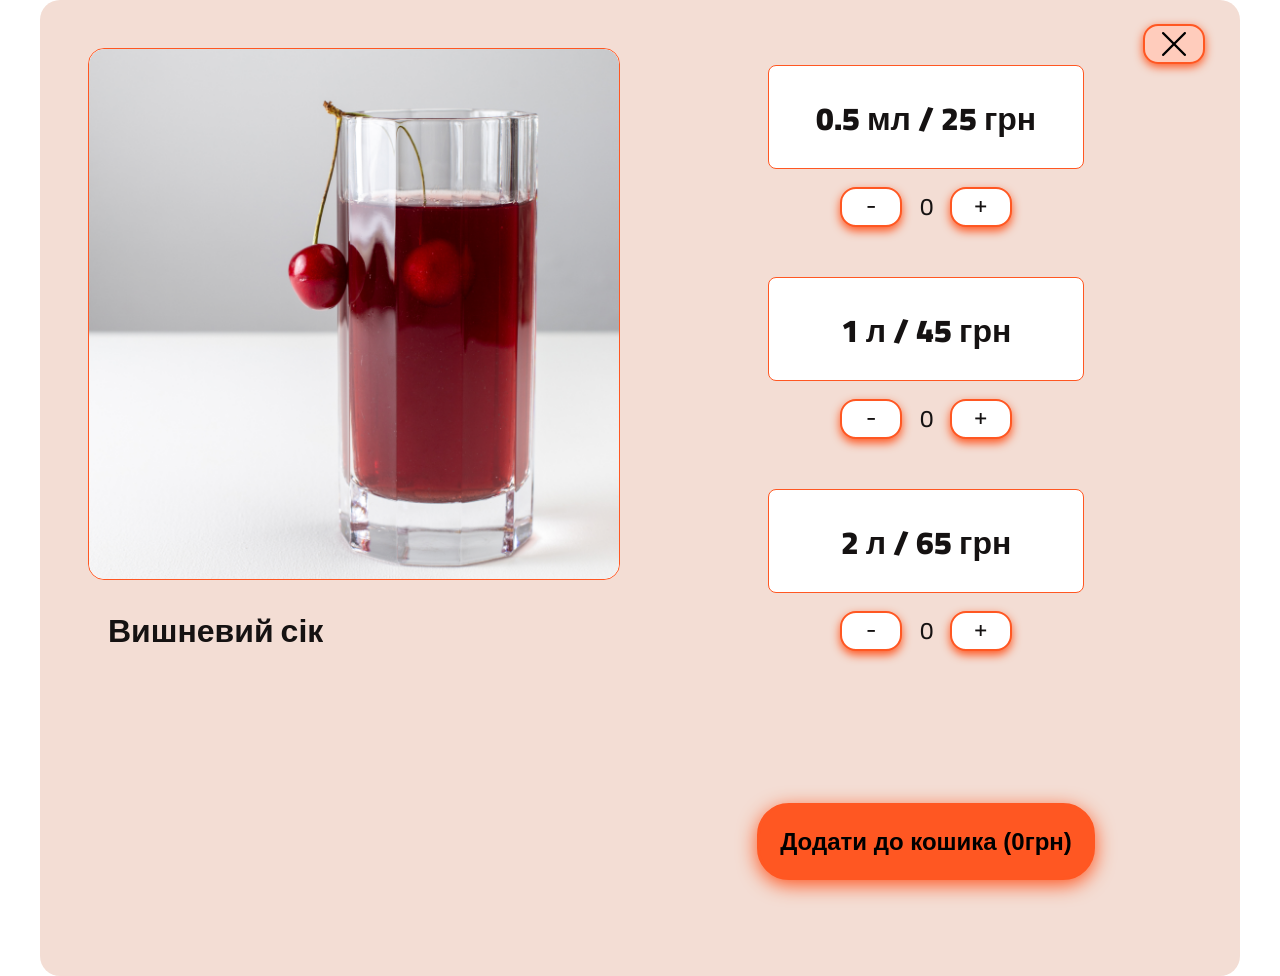
<file: modal_add_drink.html>
<!doctype html>
<html xmlns="http://www.w3.org/1999/xhtml">
<head>
	<meta http-equiv="Content-Type" content="text/html; charset=utf-8" />
	<meta name="viewport" content="width=device-width; initial-scale=1" />
	<link rel="stylesheet" href="css/all.css" type="text/css"/>
	<link rel="stylesheet" href="css/fonts.css" type="text/css"/>
    <link rel="preconnect" href="https://fonts.googleapis.com">
	<link rel="preconnect" href="https://fonts.gstatic.com" crossorigin><link href="https://fonts.googleapis.com/css2?family=Cairo:wght@300;500;600;900&display=swap" rel="stylesheet">
	<script type="text/javascript" src="js/main.js"></script>
	<title>Drink Modal</title>
</head>
<body>
	<div id="wrapper">
		<main>
			<div class="modal-window-pizza">
                <div class="order-item-flex-container drink-modal-flex-container">
                    <img src="./images/img-drinkscherryjuice.png" alt="margarita">
                    <div class="name-and-price">
                        <h4>Вишневий сік</h4>
                    </div>
                </div>
				<a href="" class="close-button"></a>
				<div class="order-item-flex-container2-drink">
					<div class="quantity-changer-column">
                        <h4>0.5 мл / 25 грн</h4>
						<div class="quantity-changer-box">
							<a class="quantity-changer-minus" href=""></a>
							<span>0</span>
							<a class="quantity-changer-plus" href=""></a>
						</div>
                    </div> 
					<div class="quantity-changer-column">
                        <h4> 1 л / 45 грн</h4>
						<div class="quantity-changer-box">
							<a class="quantity-changer-minus" href=""></a>
							<span>0</span>
							<a class="quantity-changer-plus" href=""></a>
						</div>
                    </div>    
					<div class="quantity-changer-column">
                        <h4>2 л / 65 грн</h4>
						<div class="quantity-changer-box">
							<a class="quantity-changer-minus" href=""></a>
							<span>0</span>
							<a class="quantity-changer-plus" href=""></a>
						</div>
                    </div>    
					<div class="add-to-shopping-cart">
						<button>
							Додати до кошика <span>(0грн)</span>
						</button>
					</div>
                </div>
				<div class="add-to-shopping-cart-mob">
					<button>
						Додати до кошика <span>(0грн)</span>
					</button>
				</div>
		</main>
    </div>    
</body>
</html>
</file>
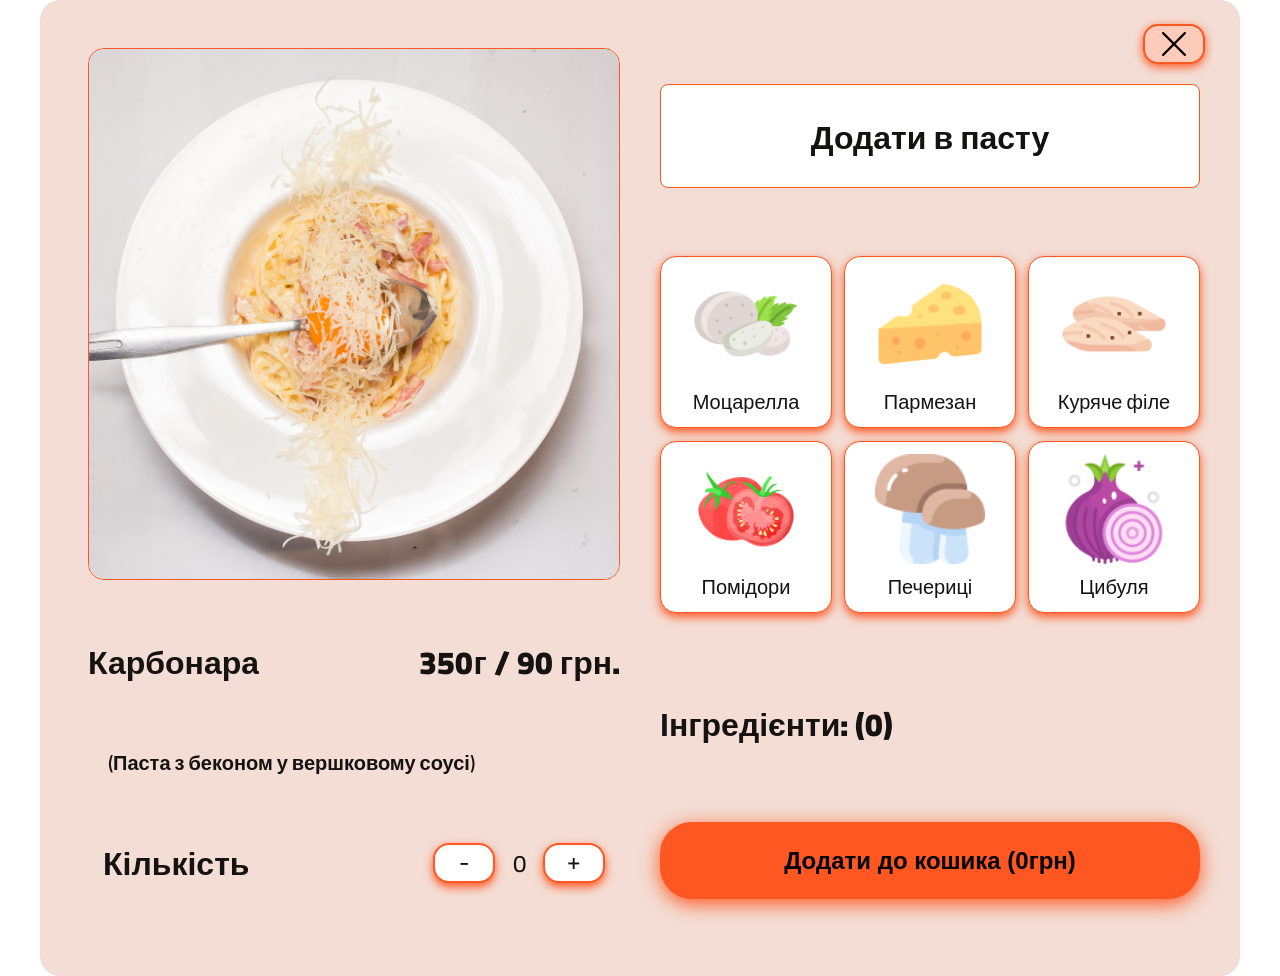
<file: modal_add_pasta.html>
<!doctype html>
<html xmlns="http://www.w3.org/1999/xhtml">
<head>
	<meta http-equiv="Content-Type" content="text/html; charset=utf-8" />
	<meta name="viewport" content="width=device-width; initial-scale=1" />
	<link rel="stylesheet" href="css/all.css" type="text/css"/>
	<link rel="stylesheet" href="css/fonts.css" type="text/css"/>
    <link rel="preconnect" href="https://fonts.googleapis.com">
	<link rel="preconnect" href="https://fonts.gstatic.com" crossorigin><link href="https://fonts.googleapis.com/css2?family=Cairo:wght@300;500;600;900&display=swap" rel="stylesheet">
	<script type="text/javascript" src="js/main.js"></script>
	<title>Modal Pasta</title>
</head>
<body>
	<div id="wrapper">
		<main>
			<div class="modal-window-pizza">
                <div class="order-item-flex-container">
                    <img src="./images/img-pastacarbonara.png" alt="margarita">
                    <div class="name-and-price">
                        <h4>Карбонара</h4>
                        <span>350г / 90 грн.</span>
                    </div>
                    <p class="descripton-height-pizza">(Паста з беконом у вершковому соусі)
					</p>
					<div class="quantity-changer-row">
                        <h4>Кількість</h4>
						<div class="quantity-changer-box">
							<a class="quantity-changer-minus" href=""></a>
							<span>0</span>
							<a class="quantity-changer-plus" href=""></a>
						</div>
                    </div>    
                </div>
				<a href="" class="close-button"></a>
				<div class="order-item-flex-container2 pasta-modal">
					<h4 class="add-to-pizza">Додати в пасту</h4>
					<div class="pizza-add-ons">
						<ul>
							<li>
								<div class="add-on-container">
									<img src="./images/icon-addmozzarella.png" alt="">
									<p>Моцарелла</p>
								</div>
							</li>
							<li>
								<div class="add-on-container">
									<img src="./images/icon-addcheese.png" alt="">
									<p>Пармезан</p>
								</div>
							</li>
							<li>
								<div class="add-on-container">
									<img src="./images/icon-addchickenbreast.png" alt="">
									<p>Куряче філе</p>
								</div>
							</li>
							<li>
								<div class="add-on-container">
									<img src="./images/icon-addtomato.png" alt="">
									<p>Помідори</p>
								</div>
							</li>
							<li>
								<div class="add-on-container">
									<img src="./images/icon-addmushrooms.png" alt="">
									<p>Печериці</p>
								</div>
							</li>
							<li>
								<div class="add-on-container">
									<img src="./images/icon-addonion.png" alt="">
									<p>Цибуля</p>
								</div>
							</li>
						</ul>
					</div>
					<div class="ingridients-count">Інгредієнти: <span>(0)</span></div>
					<div class="add-to-shopping-cart">
						<button>
							Додати до кошика <span>(0грн)</span>
						</button>
					</div>
                </div>
				<div class="add-to-shopping-cart-mob">
					<button>
						Додати до кошика <span>(0грн)</span>
					</button>
				</div>
		</main>
    </div>    
</body>
</html>
</file>
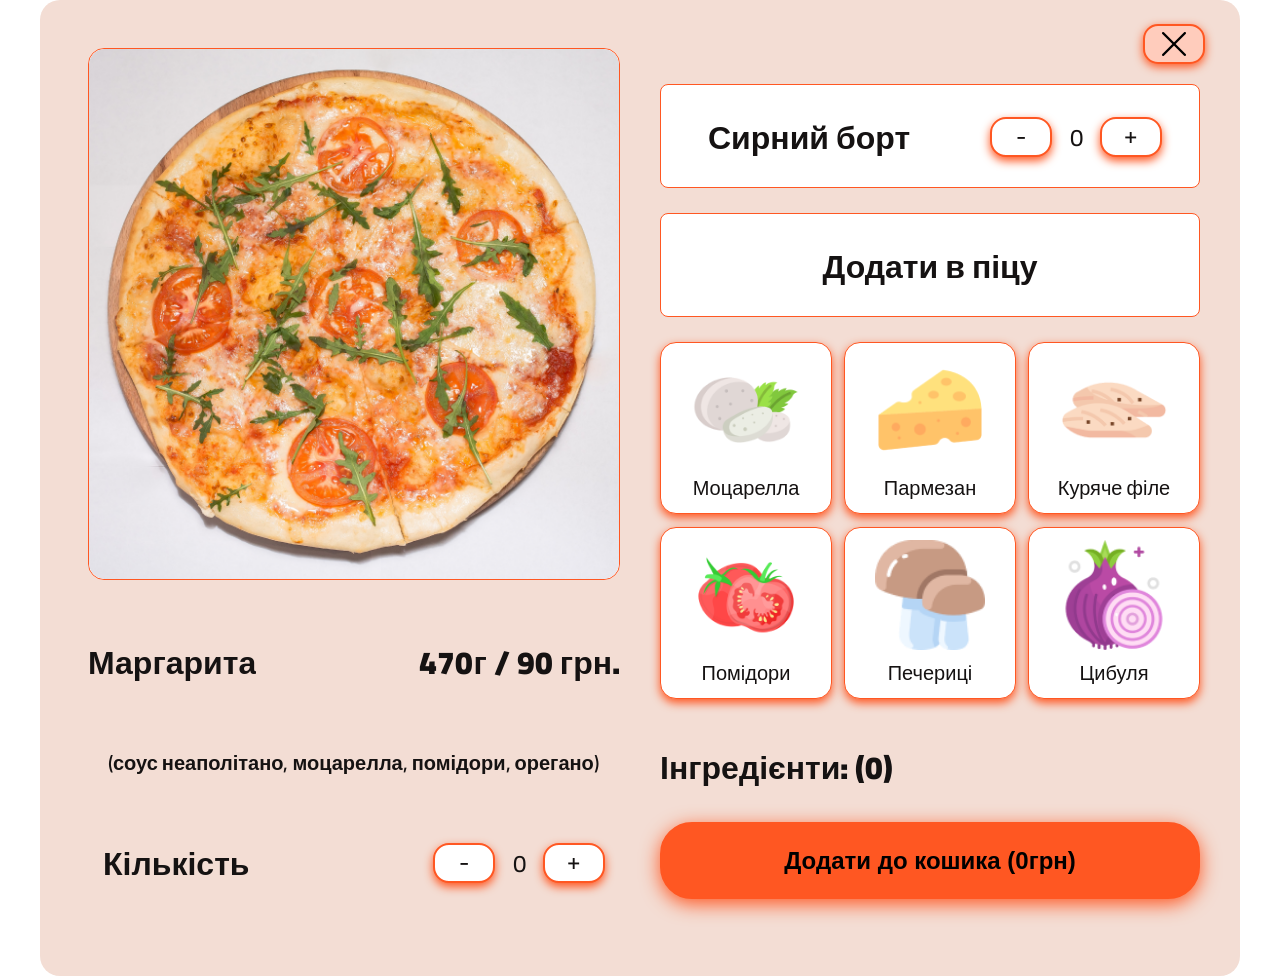
<file: modal_add_pizza.html>
<!doctype html>
<html xmlns="http://www.w3.org/1999/xhtml">
<head>
	<meta http-equiv="Content-Type" content="text/html; charset=utf-8" />
	<meta name="viewport" content="width=device-width; initial-scale=1" />
	<link rel="stylesheet" href="css/all.css" type="text/css"/>
	<link rel="stylesheet" href="css/fonts.css" type="text/css"/>
    <link rel="preconnect" href="https://fonts.googleapis.com">
	<link rel="preconnect" href="https://fonts.gstatic.com" crossorigin><link href="https://fonts.googleapis.com/css2?family=Cairo:wght@300;500;600;900&display=swap" rel="stylesheet">
	<script type="text/javascript" src="js/main.js"></script>
	<title>Pizza Modal</title>
</head>
<body>
	<div id="wrapper">
		<main>
			<div class="modal-window-pizza">
                <div class="order-item-flex-container">
                    <img src="./images/img-pizzamargarita.png" alt="margarita">
                    <div class="name-and-price">
                        <h4>Маргарита</h4>
                        <span>470г / 90 грн.</span>
                    </div>
                    <p class="descripton-height-pizza">(соус неаполітано, моцарелла, помідори, орегано)
					</p>
					<div class="quantity-changer-row">
                        <h4>Кількість</h4>
						<div class="quantity-changer-box">
							<a class="quantity-changer-minus" href=""></a>
							<span>0</span>
							<a class="quantity-changer-plus" href=""></a>
						</div>
                    </div>    
                </div>
				<a href="" class="close-button"></a>
				<div class="order-item-flex-container2">
					<div class="quantity-changer-row">
                        <h4>Сирний борт</h4>
						<div class="quantity-changer-box">
							<a class="quantity-changer-minus" href=""></a>
							<span>0</span>
							<a class="quantity-changer-plus" href=""></a>
						</div>
					</div>	
					<h4 class="add-to-pizza">Додати в піцу</h4>
					<div class="pizza-add-ons">
						<ul>
							<li>
								<div class="add-on-container">
									<img src="./images/icon-addmozzarella.png" alt="">
									<p>Моцарелла</p>
								</div>
							</li>
							<li>
								<div class="add-on-container">
									<img src="./images/icon-addcheese.png" alt="">
									<p>Пармезан</p>
								</div>
							</li>
							<li>
								<div class="add-on-container">
									<img src="./images/icon-addchickenbreast.png" alt="">
									<p>Куряче філе</p>
								</div>
							</li>
							<li>
								<div class="add-on-container">
									<img src="./images/icon-addtomato.png" alt="">
									<p>Помідори</p>
								</div>
							</li>
							<li>
								<div class="add-on-container">
									<img src="./images/icon-addmushrooms.png" alt="">
									<p>Печериці</p>
								</div>
							</li>
							<li>
								<div class="add-on-container">
									<img src="./images/icon-addonion.png" alt="">
									<p>Цибуля</p>
								</div>
							</li>
						</ul>
					</div>
					<div class="ingridients-count">Інгредієнти: <span>(0)</span></div>
					<div class="add-to-shopping-cart">
						<button>
							Додати до кошика <span>(0грн)</span>
						</button>
					</div>
                </div>
				<div class="add-to-shopping-cart-mob">
					<button>
						Додати до кошика <span>(0грн)</span>
					</button>
				</div>
		</main>
    </div>    
</body>
</html>
</file>
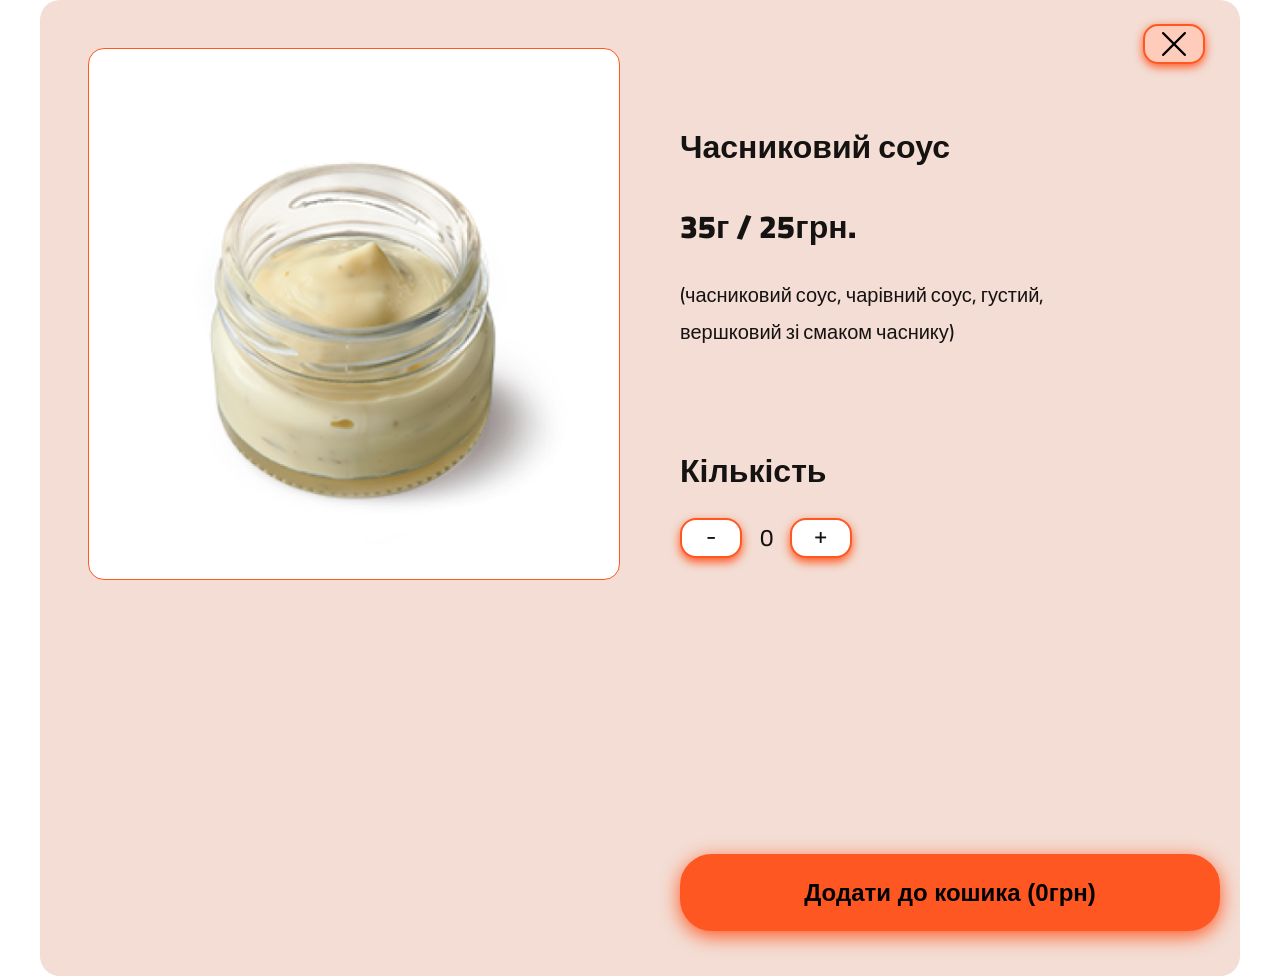
<file: modal_add_sause.html>
<!doctype html>
<html xmlns="http://www.w3.org/1999/xhtml">
<head>
	<meta http-equiv="Content-Type" content="text/html; charset=utf-8" />
	<meta name="viewport" content="width=device-width; initial-scale=1" />
	<link rel="stylesheet" href="css/all.css" type="text/css"/>
	<link rel="stylesheet" href="css/fonts.css" type="text/css"/>
    <link rel="preconnect" href="https://fonts.googleapis.com">
	<link rel="preconnect" href="https://fonts.gstatic.com" crossorigin><link href="https://fonts.googleapis.com/css2?family=Cairo:wght@300;500;600;900&display=swap" rel="stylesheet">
	<script type="text/javascript" src="js/main.js"></script>
	<title>Sause Modal</title>
</head>
<body>
	<div id="wrapper">
		<main>
			<div class="modal-window-pizza modal-sause">
                <div class="order-item-flex-container">
                    <img src="./images/img-sausegarlic.png" alt="img-sausegarlic">
                </div>
				<a href="" class="close-button"></a>
				<div class="order-item-flex-container2 sause-modal-flex-container">
                    <h4>Часниковий соус </h4>
					<h4>35г / 25грн.</h4>
					<p>(часниковий соус, чарівний соус, густий, вершковий зі смаком часнику)
					</p>
					<div class="quantity-changer-column">
                        <h4>Кількість</h4>
						<div class="quantity-changer-box">
							<a class="quantity-changer-minus" href=""></a>
							<span>0</span>
							<a class="quantity-changer-plus" href=""></a>
						</div>
                    </div>  
					<div class="add-to-shopping-cart">
						<button>
							Додати до кошика <span>(0грн)</span>
						</button>
					</div>
                </div>
				<div class="quantity-changer-column sause-quantiyu-position">
					<h4>Кількість</h4>
					<div class="quantity-changer-box">
						<a class="quantity-changer-minus" href=""></a>
						<span>0</span>
						<a class="quantity-changer-plus" href=""></a>
					</div>
				</div> 
				<div class="add-to-shopping-cart-mob">
					<button>
						Додати до кошика <span>(0грн)</span>
					</button>
				</div>
		</main>
    </div>    
</body>
</html>
</file>
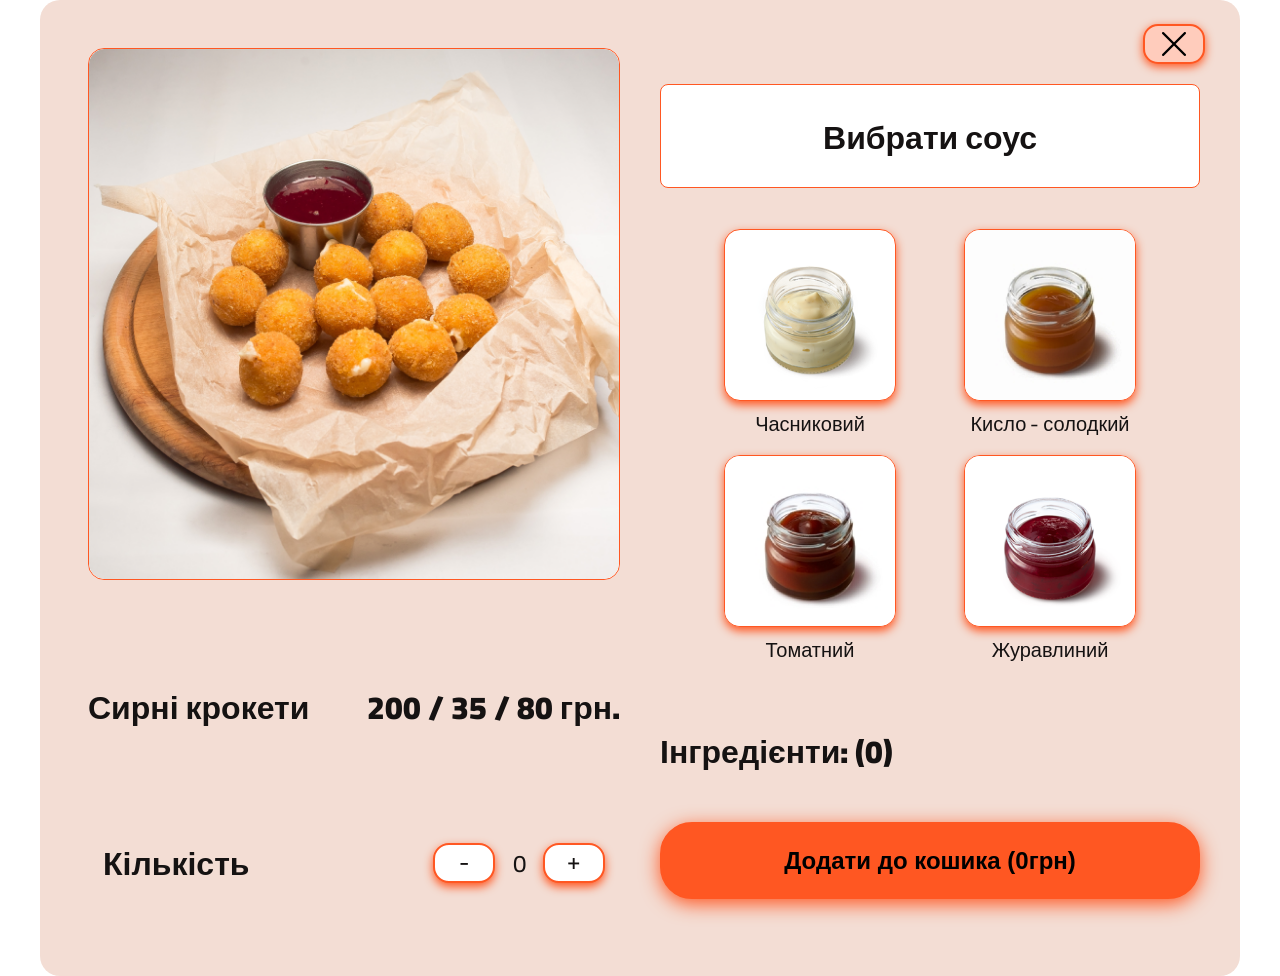
<file: modal_add_snack.html>
<!doctype html>
<html xmlns="http://www.w3.org/1999/xhtml">
<head>
	<meta http-equiv="Content-Type" content="text/html; charset=utf-8" />
	<meta name="viewport" content="width=device-width; initial-scale=1" />
	<link rel="stylesheet" href="css/all.css" type="text/css"/>
	<link rel="stylesheet" href="css/fonts.css" type="text/css"/>
    <link rel="preconnect" href="https://fonts.googleapis.com">
	<link rel="preconnect" href="https://fonts.gstatic.com" crossorigin><link href="https://fonts.googleapis.com/css2?family=Cairo:wght@300;500;600;900&display=swap" rel="stylesheet">
	<script type="text/javascript" src="js/main.js"></script>
	<title>Modal Snack</title>
</head>
<body>
	<div id="wrapper">
		<main>
			<div class="modal-window-pizza">
                <div class="order-item-flex-container snack-modal-mob">
                    <img src="./images/img-snackscheesecrokets.png" alt="margarita">
                    <div class="name-and-price">
                        <h4>Сирні крокети</h4>
                        <span>200 / 35 / 80 грн.</span>
                    </div>
					<div class="quantity-changer-row">
                        <h4>Кількість</h4>
						<div class="quantity-changer-box">
							<a class="quantity-changer-minus" href=""></a>
							<span>0</span>
							<a class="quantity-changer-plus" href=""></a>
						</div>
                    </div>    
                </div>
				<a href="" class="close-button"></a>
				<div class="order-item-flex-container2 snack-modal-mob2">
					<h4 class="add-to-pizza">Вибрати соус</h4>
					<div class="snack-add-ons">
						<ul>
							<li>
								<div class="add-on-container">
									<img src="./images/img-sausegarlic.png" alt="">
									<p>Часниковий</p>
								</div>
							</li>
							<li>
								<div class="add-on-container">
									<img src="./images/img-sausesouresweet.png" alt="">
									<p>Кисло - солодкий</p>
								</div>
							</li>
							<li>
								<div class="add-on-container">
									<img src="./images/img-sausetomato.png" alt="">
									<p>Томатний</p>
								</div>
							</li>
							<li>
								<div class="add-on-container">
									<img src="./images/img-sausecranbery.png" alt="">
									<p>Журавлиний</p>
								</div>
							</li>
						</ul>
					</div>
					<div class="ingridients-count">Інгредієнти: <span>(0)</span></div>
					<div class="add-to-shopping-cart">
						<button>
							Додати до кошика <span>(0грн)</span>
						</button>
					</div>
                </div>
				<div class="add-to-shopping-cart-mob">
					<button>
						Додати до кошика <span>(0грн)</span>
					</button>
				</div>
		</main>
    </div>    
</body>
</html>
</file>
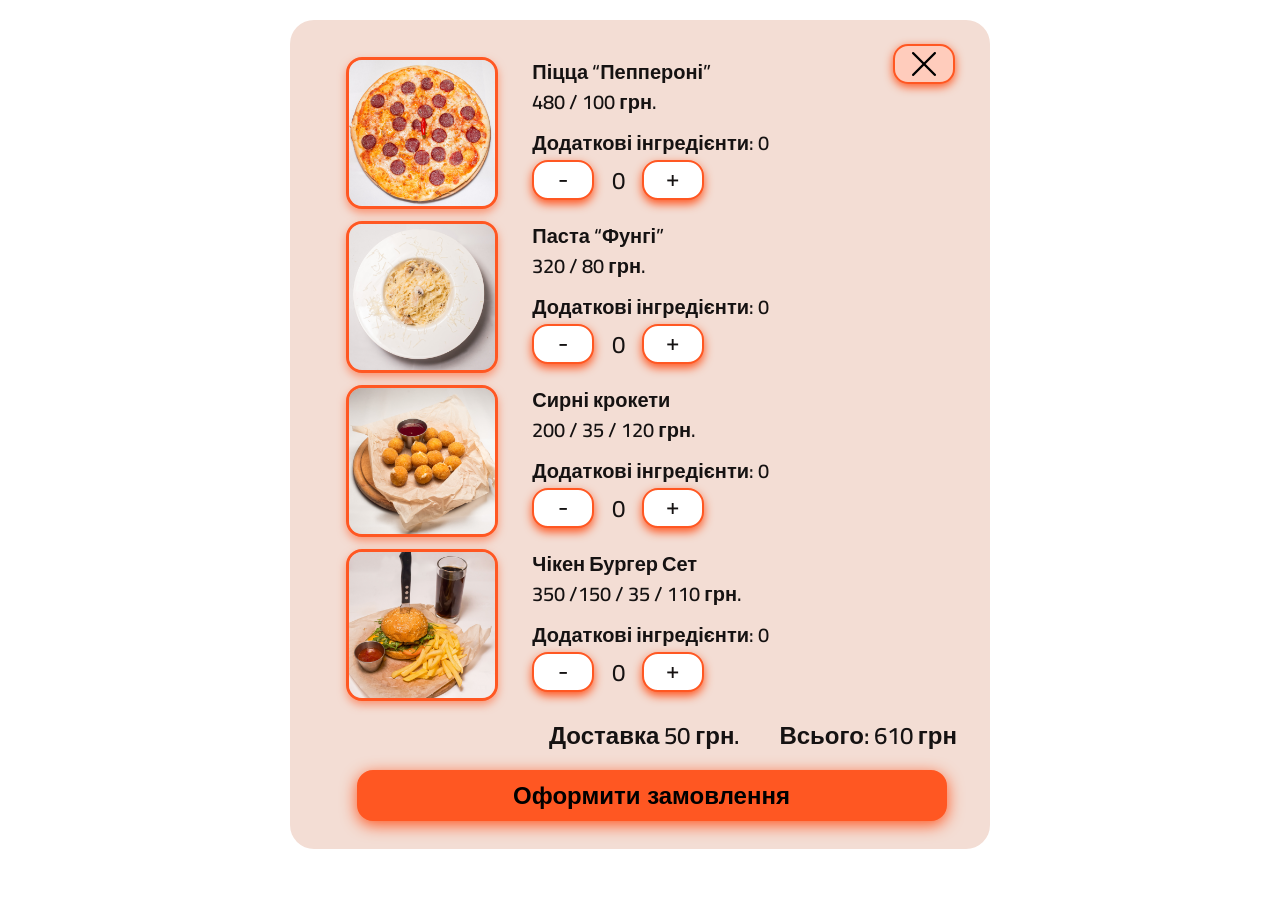
<file: modal_shopping_cart.html>
<!doctype html>
<html xmlns="http://www.w3.org/1999/xhtml">
<head>
	<meta http-equiv="Content-Type" content="text/html; charset=utf-8" />
	<meta name="viewport" content="width=device-width; initial-scale=1" />
	<link rel="stylesheet" href="css/all.css" type="text/css"/>
	<link rel="stylesheet" href="css/fonts.css" type="text/css"/>
    <link rel="preconnect" href="https://fonts.googleapis.com">
	<link rel="preconnect" href="https://fonts.gstatic.com" crossorigin><link href="https://fonts.googleapis.com/css2?family=Cairo:wght@300;500;600;900&display=swap" rel="stylesheet">
	<script type="text/javascript" src="js/main.js"></script>
	<title>Shopping cart</title>
</head>
<body>
	<div id="wrapper">
		<main>
			<div class="modal-shopping-cart">
				<a href="" class="close-button"></a>
				<div class="main-flex-container-sc">
					<div class="item-flex-container-sc" >
						<img src="./images/img-pizzapaperoni.png" alt="">
						<div class="description-flex-container-sc" >
							<p>Піцца “Пеппероні”</p>
							<p>480 / 100 грн.</p>
							<p>Додаткові інгредієнти: <span>0</span></p>
							<div class="quantity-changer-box">
								<a class="quantity-changer-minus" href=""></a>
								<span>0</span>
								<a class="quantity-changer-plus" href=""></a>
							</div>
						</div>
					</div>
					<div class="item-flex-container-sc" >
						<img src="./images/img-pastafungi.png" alt="">
						<div class="description-flex-container-sc" >
							<p>Паста “Фунгі”</p>
							<p>320 / 80 грн.</p>
							<p>Додаткові інгредієнти: <span>0</span></p>
							<div class="quantity-changer-box">
								<a class="quantity-changer-minus" href=""></a>
								<span>0</span>
								<a class="quantity-changer-plus" href=""></a>
							</div>
						</div>
					</div>
					<div class="item-flex-container-sc" >
						<img src="./images/img-snackscheesecrokets.png" alt="">
						<div class="description-flex-container-sc" >
							<p>Сирні крокети</p>
							<p>200 / 35 / 120 грн.</p>
							<p>Додаткові інгредієнти: <span>0</span></p>
							<div class="quantity-changer-box">
								<a class="quantity-changer-minus" href=""></a>
								<span>0</span>
								<a class="quantity-changer-plus" href=""></a>
							</div>
						</div>
					</div>
					<div class="item-flex-container-sc" >
						<img src="./images/img-chickenburgerset.png" alt="">
						<div class="description-flex-container-sc" >
							<p>Чікен Бургер Сет</p>
							<p>350 /150 / 35 / 110 грн.</p>
							<p>Додаткові інгредієнти: <span>0</span></p>
							<div class="quantity-changer-box">
								<a class="quantity-changer-minus" href=""></a>
								<span>0</span>
								<a class="quantity-changer-plus" href=""></a>
							</div>
						</div>
					</div>
					<div class="total-sc">
						<p>Доставка 50 грн.</p>
						<p>Всього: 610 грн</p>
					</div>
					<div class="make-order-button">
						<button>
							Оформити замовлення
						</button>
					</div>
				</div>
			</div>	
		</main>
    </div>    
</body>
</html>
</file>
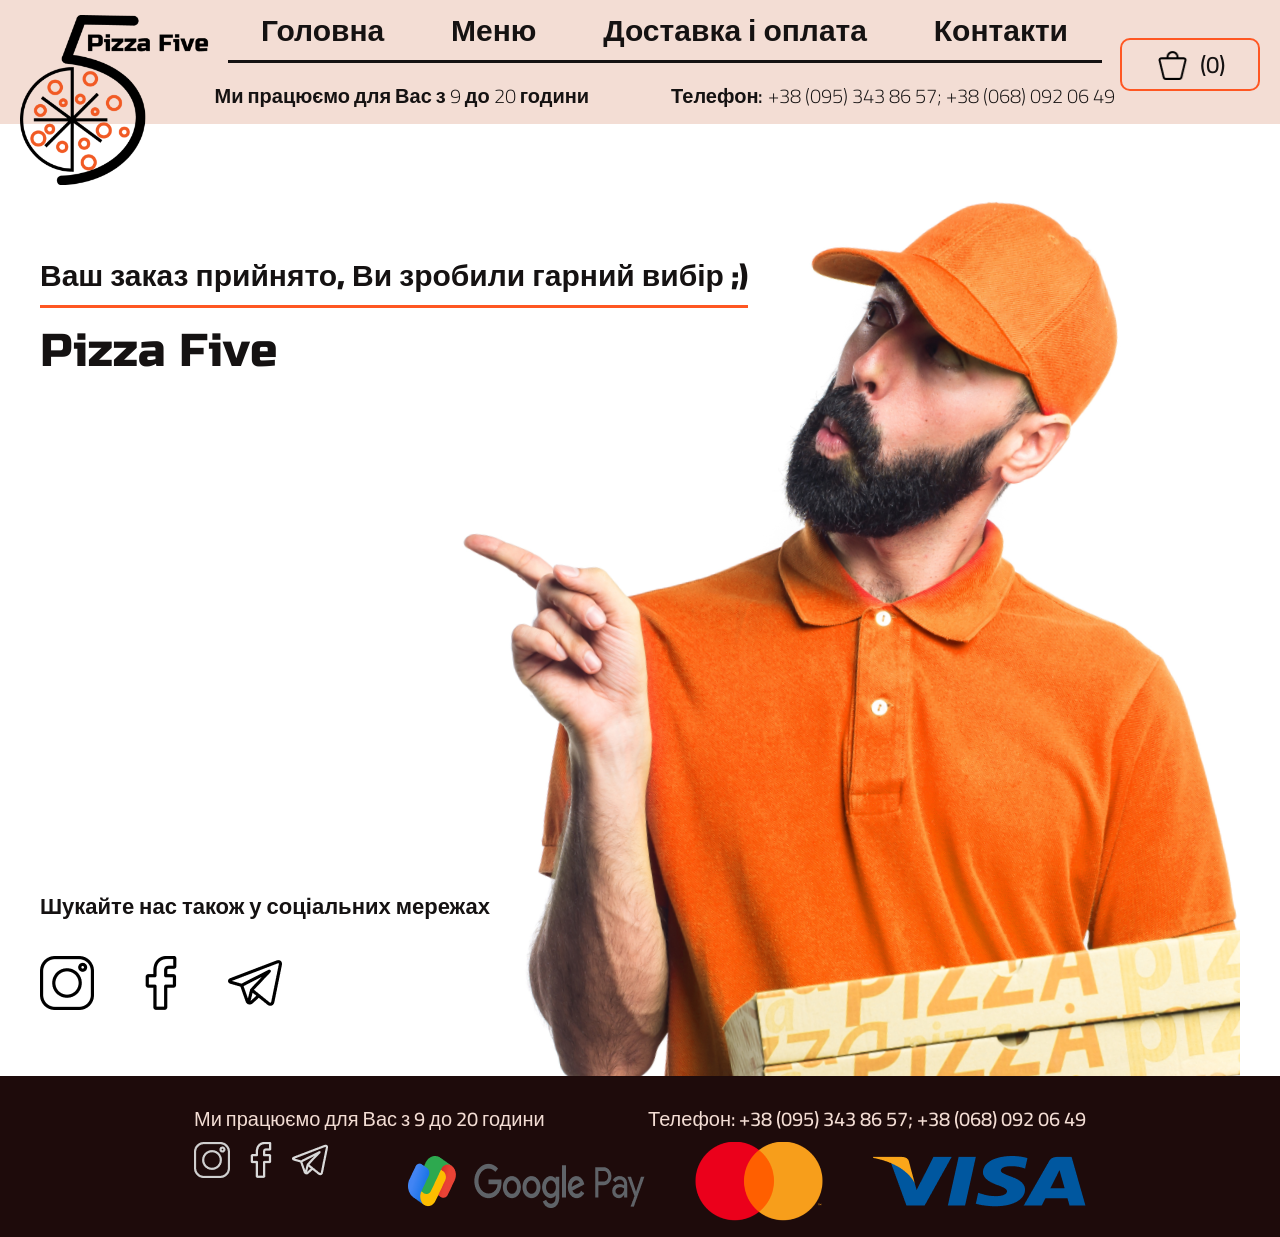
<file: order_confirmation_page.html>
<!doctype html>
<html xmlns="http://www.w3.org/1999/xhtml">
<head>
	<meta http-equiv="Content-Type" content="text/html; charset=utf-8" />
	<meta name="viewport" content="width=device-width; initial-scale=1" />
	<link rel="stylesheet" href="css/all.css" type="text/css"/>
	<link rel="stylesheet" href="css/fonts.css" type="text/css"/>
	<link rel="preconnect" href="https://fonts.googleapis.com">
	<link rel="preconnect" href="https://fonts.gstatic.com" crossorigin>
	<link href="https://fonts.googleapis.com/css2?family=Russo+One&display=swap" rel="stylesheet">
	<link href="https://fonts.googleapis.com/css2?family=Cairo:wght@300;500;600;900&display=swap" rel="stylesheet">
	<script type="text/javascript" src="js/main.js"></script>
	<title>Order Confirmation</title>
</head>
<body>
	<div id="wrapper">
		<header>
			<div class="header-color"></div>
			<div class="logo">
				<a href="./index.html">
					<img src="./images/img-logo.png" alt="logo">
				</a>
				<h1>Pizza Five</h1>
			</div>
			<div class="header-menu">
				<nav>
					<ul>
						<li>
							<a href="./index.html" class="header-menu-item">Головна</a>
						</li>
						<li>
							<div class="dropdown">
								<a href="#foodmenu" class="header-menu-item">Меню</a>
								<div class="dropdown-content">
									<a href="./pizza_menu_page.html" class="pizza-icon" ><p>Піцца</p></a>
									<a href="./pasta_menu_page.html" class="pasta-icon"><p>Паста</p></a>
									<a href="./pasta_menu_page.html" class="burgers-icon"><p>Бургер сети</p></a>
									<a href="./drink_page_menu.html" class="drinks-icon"><p>Напої</p></a>
									<a href="./snack_page_menu.html" class="snack-icon" ><p>Снеки</p></a>
									<a href="./sauses_page_menu.html" class="sause-icon"><p>Соуси</p></a>
								</div>
							</div>	  
						</li>
						<li>
							<a href="#order-and-payment" class="header-menu-item">Доставка і оплата</a>
						</li>
						<li>
							<a href="#contacts" class="header-menu-item">Контакти</a>
						</li>
					</ul>
				</nav>
				<div class="header-menu-bottom">
					<p>Ми працюємо для Вас з <span>9</span> до <span>20</span> години </p>
					<p>Телефон: <span>+38 (095) 343 86 57;  +38 (068) 092 06 49</span></p>
				</div>
			</div>
			<div class="header-shoppingcart-box">
				<a href="" class="header-shoppingcart">
					<img src="./images/icon-shop-cart.png" alt="">
					<span class="quantity">(0)</span>
				</a>
			</div>
			<div class="menu-icon-mob dropdown">
				<a href="" class=""><img src="./images/mob-icon-menu-b.png" alt=""></a>
				<div class="dropdown-content">
					<a href="./pizza_menu_page.html" class="pizza-icon" ><p>Піцца</p></a>
					<a href="./pasta_menu_page.html" class="pasta-icon"><p>Паста</p></a>
					<a href="./pasta_menu_page.html" class="burgers-icon"><p>Бургер сети</p></a>
					<a href="./drink_page_menu.html" class="drinks-icon"><p>Напої</p></a>
					<a href="./snack_page_menu.html" class="snack-icon" ><p>Снеки</p></a>
					<a href="./sauses_page_menu.html" class="sause-icon"><p>Соуси</p></a>
				</div>
			</div>
		</header>
		<main>
			<div id="content">
				<section class="order-confirmation" id="order-confirmation">
					<div class="confirmation-flex-container">
						<div class="confirmation-flex-container-top" >
							<h4>Ваш заказ прийнято, Ви зробили гарний вибір ;)</h4>
							<h3>Pizza Five</h3>
						</div>
						<div class="confirmation-flex-container-bottom" >
							<p>Шукайте нас також у соціальних мережах</p>
							<div class="social-icons-container-confirmation">	
								<a href="https://www.instagram.com/" class="social-icons" target="_blank">
									<img src="./images/icon-instagram-b.png" alt="instagram">
								</a>
								<a href="https://www.facebook.com/" class="social-icons" target="_blank">
									<img src="./images/icon-facebook-b.png" alt="facebook">
								</a>
								<a href="https://telegram.org/" class="social-icons" target="_blank">
									<img src="./images/icon-telegram-b.png" alt="telegram">
								</a>	
							</div>
						</div>	
					</div>
					<div  class="man-in-cap"></div>
				</section>		
	
			</div>
		</main>
		<footer>
			<div class="layout">
				<div class="text-container">
					<p>Ми працюємо для Вас з 9 до 20 години</p>
					<p class="display-tel-in-row">Телефон:  +38 (095) 343 86 57; +38 (068) 092 06 49</p>
					<div class="display-tel-in-2row">
						<div class="flex-row">
							<span>Телефон:</span>
							<span>+38 (095) 343 86 57</span>
						</div>
						<div class="flex-row">
								<a href="https://www.instagram.com/" class="social-icons" target="_blank">
									<img src="./images/icon-instagram-g.png" alt="instagram">
								</a>
								<a href="https://www.facebook.com/" class="social-icons" target="_blank">
									<img src="./images/icon-facebook-g.png" alt="facebook">
								</a>
								<a href="https://telegram.org/" class="social-icons" target="_blank">
									<img src="./images/icon-telegram-g.png" alt="telegram">
								</a>
							<span>+38 (068) 092 06 49</span>
						</div>						
					</div>
				</div>
				<div class="icons-container">	
					<div class="social-icons-container">	
						<a href="https://www.instagram.com/" class="social-icons" target="_blank">
							<img src="./images/icon-instagram-g.png" alt="instagram">
						</a>
						<a href="https://www.facebook.com/" class="social-icons" target="_blank">
							<img src="./images/icon-facebook-g.png" alt="facebook">
						</a>
						<a href="https://telegram.org/" class="social-icons" target="_blank">
							<img src="./images/icon-telegram-g.png" alt="telegram">
						</a>
					</div>	
					<div class="payment-icons-container">
						<a href="https://pay.google.com/" class="google-icon" target="_blank">
							<img  src="./images/img-footer-googlepay.png" alt="googlepay">
						</a>
						<a href="https://www.mastercard.com/" class="mc-icon" target="_blank">
							<img  src="./images/img-footer-mastercard.png" alt="mastercard">
						</a>
						<a href="https://www.visa.com/" class="visa-icon" target="_blank">
							<img src="./images/img-footer-visa.png" alt="visa">
						</a>
					</div>
				</div>	
			</div>
		</footer>
	</div>
</body>
</html>
</file>
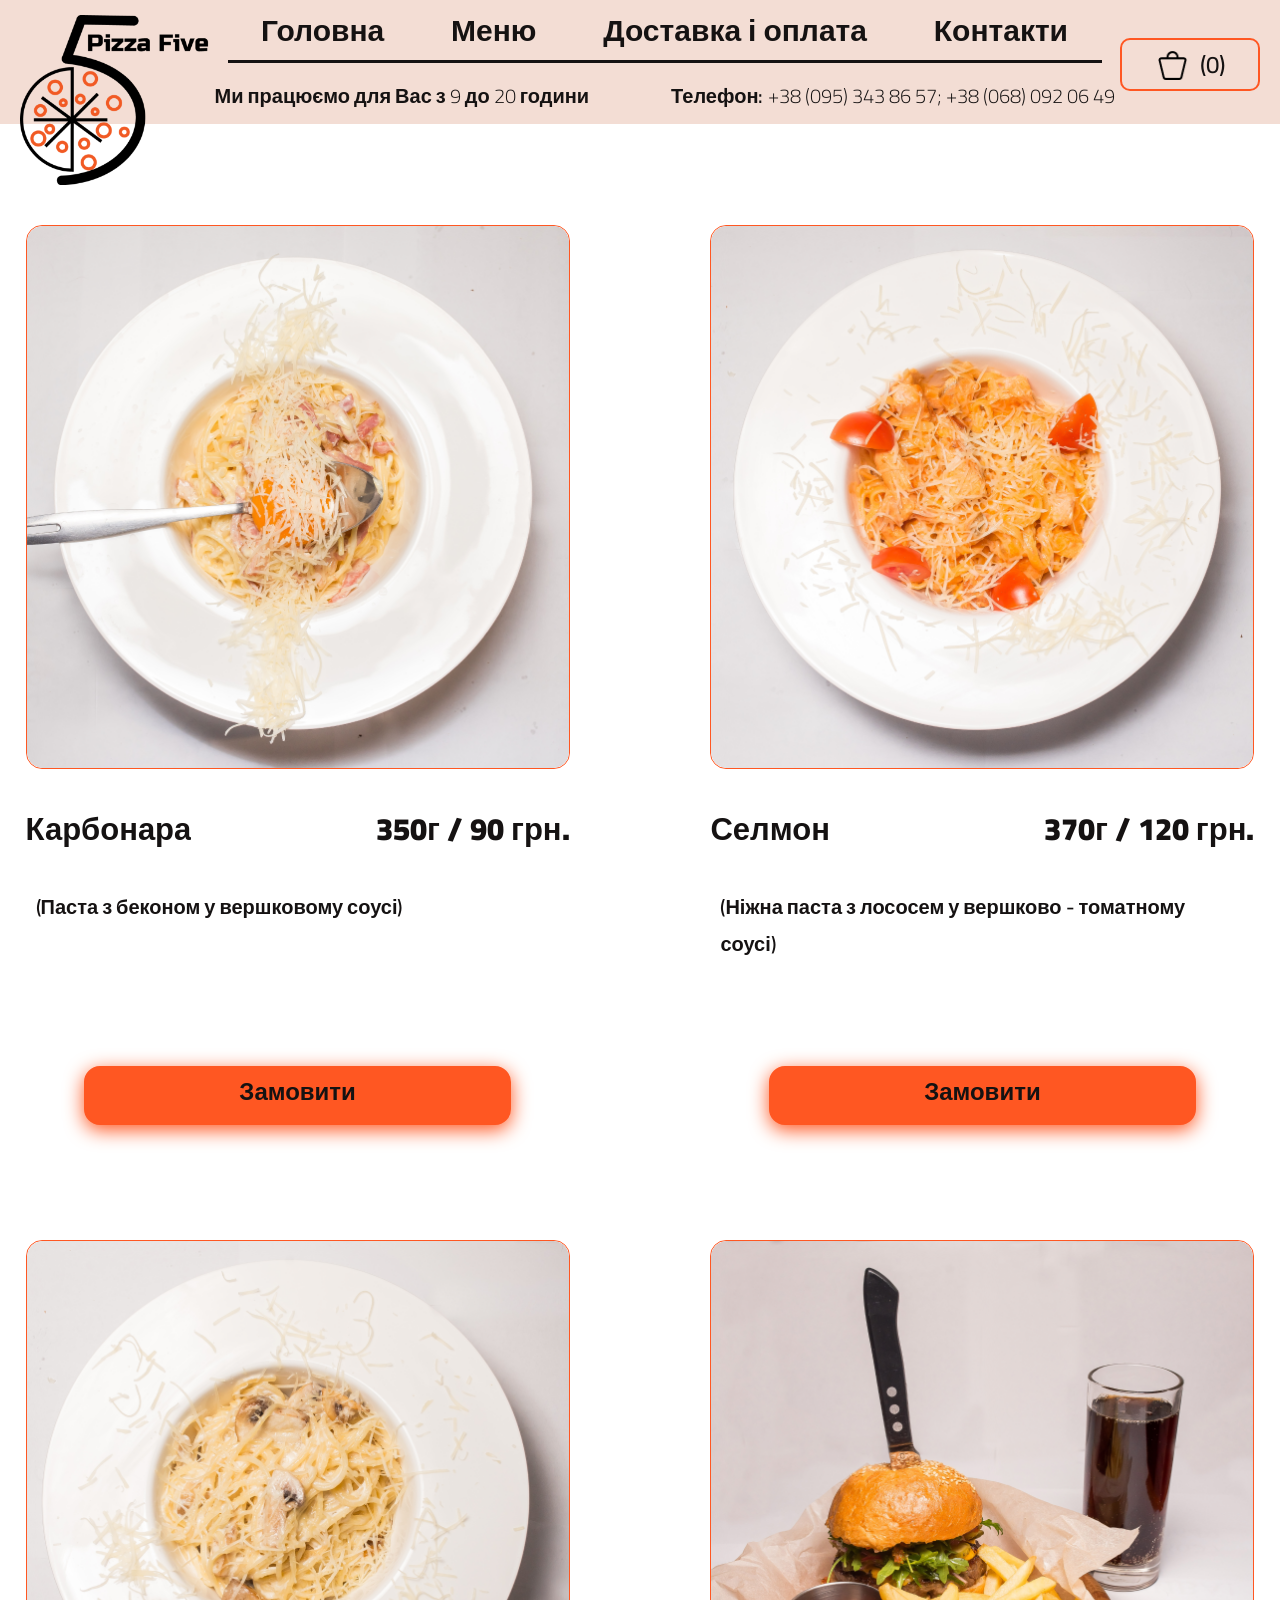
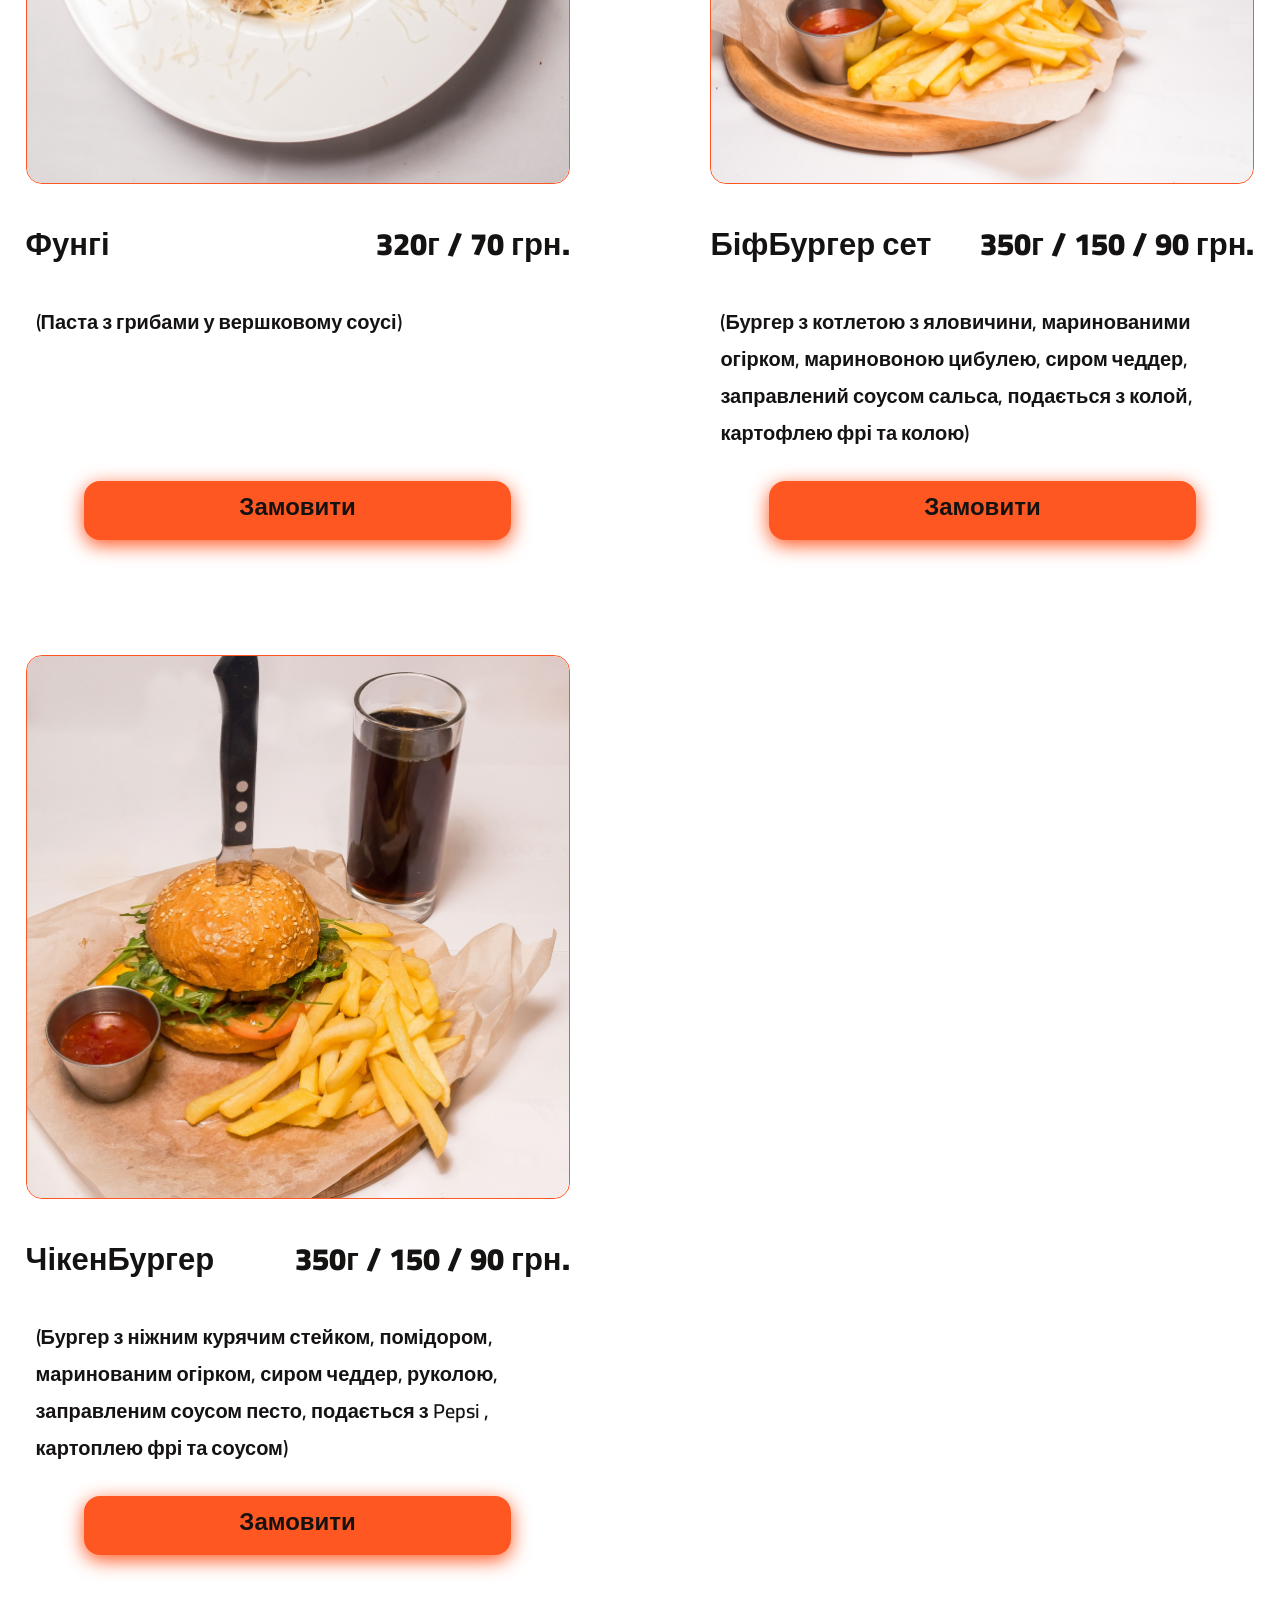
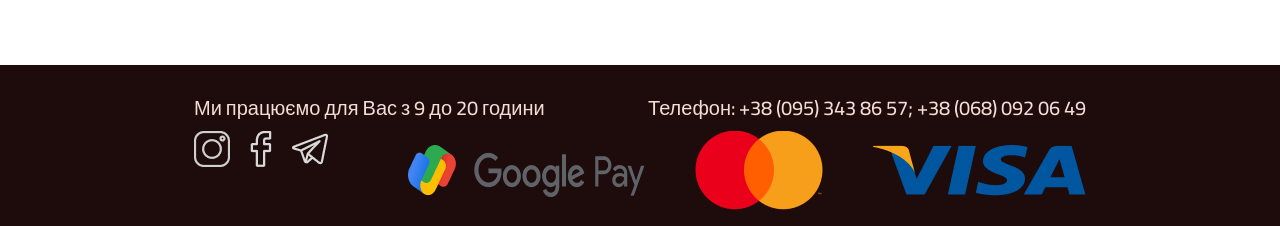
<file: pasta_menu_page.html>
<!doctype html>
<html xmlns="http://www.w3.org/1999/xhtml">
<head>
	<meta http-equiv="Content-Type" content="text/html; charset=utf-8" />
	<meta name="viewport" content="width=device-width; initial-scale=1" />
	<link rel="stylesheet" href="css/all.css" type="text/css"/>
	<link rel="stylesheet" href="css/fonts.css" type="text/css"/>
	<link rel="preconnect" href="https://fonts.googleapis.com">
	<link rel="preconnect" href="https://fonts.gstatic.com" crossorigin>
	<link href="https://fonts.googleapis.com/css2?family=Cairo:wght@300;500;600;900&display=swap" rel="stylesheet">
	<script type="text/javascript" src="js/main.js"></script>
	<title>Pasta Menu</title>
</head>
<body>
	<div id="wrapper">
		<header>
			<div class="header-color"></div>
			<div class="logo">
				<a href="./index.html">
					<img src="./images/img-logo.png" alt="logo">
				</a>
				<h1>Pizza Five</h1>
			</div>
			<div class="header-menu">
				<nav>
					<ul>
						<li>
							<a href="./index.html" class="header-menu-item">Головна</a>
						</li>
						<li>
							<div class="dropdown">
								<a href="#foodmenu" class="header-menu-item">Меню</a>
								<div class="dropdown-content">
									<a href="./pizza_menu_page.html" class="pizza-icon" ><p>Піцца</p></a>
									<a href="./pasta_menu_page.html" class="pasta-icon"><p>Паста</p></a>
									<a href="./pasta_menu_page.html" class="burgers-icon"><p>Бургер сети</p></a>
									<a href="./drink_page_menu.html" class="drinks-icon"><p>Напої</p></a>
									<a href="./snack_page_menu.html" class="snack-icon" ><p>Снеки</p></a>
									<a href="./sauses_page_menu.html" class="sause-icon"><p>Соуси</p></a>
								</div>
							</div>	  
						</li>
						<li>
							<a href="#order-and-payment" class="header-menu-item">Доставка і оплата</a>
						</li>
						<li>
							<a href="#contacts" class="header-menu-item">Контакти</a>
						</li>
					</ul>
				</nav>
				<div class="header-menu-bottom">
					<p>Ми працюємо для Вас з <span>9</span> до <span>20</span> години </p>
					<p>Телефон: <span>+38 (095) 343 86 57;  +38 (068) 092 06 49</span></p>
				</div>
			</div>
			<div class="header-shoppingcart-box">
				<a href="" class="header-shoppingcart">
					<img src="./images/icon-shop-cart.png" alt="">
					<span class="quantity">(0)</span>
				</a>
			</div>
			<div class="menu-icon-mob dropdown">
				<a href="" class=""><img src="./images/mob-icon-menu-b.png" alt=""></a>
				<div class="dropdown-content">
					<a href="./pizza_menu_page.html" class="pizza-icon" ><p>Піцца</p></a>
					<a href="./pasta_menu_page.html" class="pasta-icon"><p>Паста</p></a>
					<a href="./pasta_menu_page.html" class="burgers-icon"><p>Бургер сети</p></a>
					<a href="./drink_page_menu.html" class="drinks-icon"><p>Напої</p></a>
					<a href="./snack_page_menu.html" class="snack-icon" ><p>Снеки</p></a>
					<a href="./sauses_page_menu.html" class="sause-icon"><p>Соуси</p></a>
				</div>
			</div>
		</header>
		<main>
			<div id="content">
				<section class="page-menu-list pasta-section-padding">
                    <div class="layout">
                        <ul>
                            <li>
								<div class="menu-item-flex-container">
									<img src="./images/img-pastacarbonara.png" alt="pastacarbonara">
									<div class="name-and-price">
										<h4>Карбонара</h4>
										<span>350г / 90 грн.</span>
									</div>
									<p class="descripton-height-pasta">(Паста з беконом у вершковому соусі)</p>
									<a class="order-button" href="">Замовити</a> 
								</div>   
                            </li>
							<li>
								<div class="menu-item-flex-container">
									<img src="./images/img-pastasalmon.png" alt="pastasalmon">
									<div class="name-and-price">
										<h4>Селмон</h4>
										<span>370г / 120 грн.</span>
									</div>
									<p class="descripton-height-pasta">(Ніжна паста з лососем у вершково - томатному соусі)</p>
									<a class="order-button" href="">Замовити</a>  
								</div>  
                            </li>
							<li>
								<div class="menu-item-flex-container">
									<img src="./images/img-pastafungi.png" alt="pastafungi">
									<div class="name-and-price">
										<h4>Фунгі</h4>
										<span>320г / 70 грн.</span>
									</div>
									<p class="descripton-height-pasta">(Паста з грибами у вершковому соусі)</p>
									<a class="order-button" href="">Замовити</a>   
								</div> 
                            </li>
							<li>
								<div class="menu-item-flex-container">
									<img src="./images/img-beefburgerset.png" alt="beefburgerset">
									<div class="name-and-price">
										<h4>БіфБургер сет</h4>
										<span>350г / 150 / 90 грн.</span>
									</div>
									<p class="descripton-height-pasta">(Бургер з котлетою з яловичини, маринованими
										огірком, мариновоною цибулею, сиром чеддер, 
									   заправлений соусом сальса, подається з колой,
										картофлею фрі та колою)</p>
									<a class="order-button" href="">Замовити</a>  
								</div>  
                            </li>
							<li>
								<div class="menu-item-flex-container">
									<img src="./images/img-chickenburgerset.png" alt="chickenburgerset">
									<div class="name-and-price">
										<h4>ЧікенБургер</h4>
										<span>350г / 150 / 90 грн.</span>
									</div>
									<p class="descripton-height-pasta">(Бургер з ніжним курячим стейком, помідором,
										маринованим огірком, сиром чеддер, руколою,
										заправленим соусом песто, подається з Pepsi ,
										картоплею фрі та соусом)</p>
									<a class="order-button" href="">Замовити</a> 
								</div>   
                            </li>
                        </ul>
                    </div>
				</section>
			</div>
		</main>
		<footer>
			<div class="layout">
				<div class="text-container">
					<p>Ми працюємо для Вас з 9 до 20 години</p>
					<p class="display-tel-in-row">Телефон:  +38 (095) 343 86 57; +38 (068) 092 06 49</p>
					<div class="display-tel-in-2row">
						<div class="flex-row">
							<span>Телефон:</span>
							<span>+38 (095) 343 86 57</span>
						</div>
						<div class="flex-row">
								<a href="https://www.instagram.com/" class="social-icons" target="_blank">
									<img src="./images/icon-instagram-g.png" alt="instagram">
								</a>
								<a href="https://www.facebook.com/" class="social-icons" target="_blank">
									<img src="./images/icon-facebook-g.png" alt="facebook">
								</a>
								<a href="https://telegram.org/" class="social-icons" target="_blank">
									<img src="./images/icon-telegram-g.png" alt="telegram">
								</a>
							<span>+38 (068) 092 06 49</span>
						</div>						
					</div>
				</div>
				<div class="icons-container">	
					<div class="social-icons-container">	
						<a href="https://www.instagram.com/" class="social-icons" target="_blank">
							<img src="./images/icon-instagram-g.png" alt="instagram">
						</a>
						<a href="https://www.facebook.com/" class="social-icons" target="_blank">
							<img src="./images/icon-facebook-g.png" alt="facebook">
						</a>
						<a href="https://telegram.org/" class="social-icons" target="_blank">
							<img src="./images/icon-telegram-g.png" alt="telegram">
						</a>
					</div>	
					<div class="payment-icons-container">
						<a href="https://pay.google.com/" class="google-icon" target="_blank">
							<img  src="./images/img-footer-googlepay.png" alt="googlepay">
						</a>
						<a href="https://www.mastercard.com/" class="mc-icon" target="_blank">
							<img  src="./images/img-footer-mastercard.png" alt="mastercard">
						</a>
						<a href="https://www.visa.com/" class="visa-icon" target="_blank">
							<img src="./images/img-footer-visa.png" alt="visa">
						</a>
					</div>
				</div>	
			</div>
		</footer>
	</div>
</body>
</html>
</file>
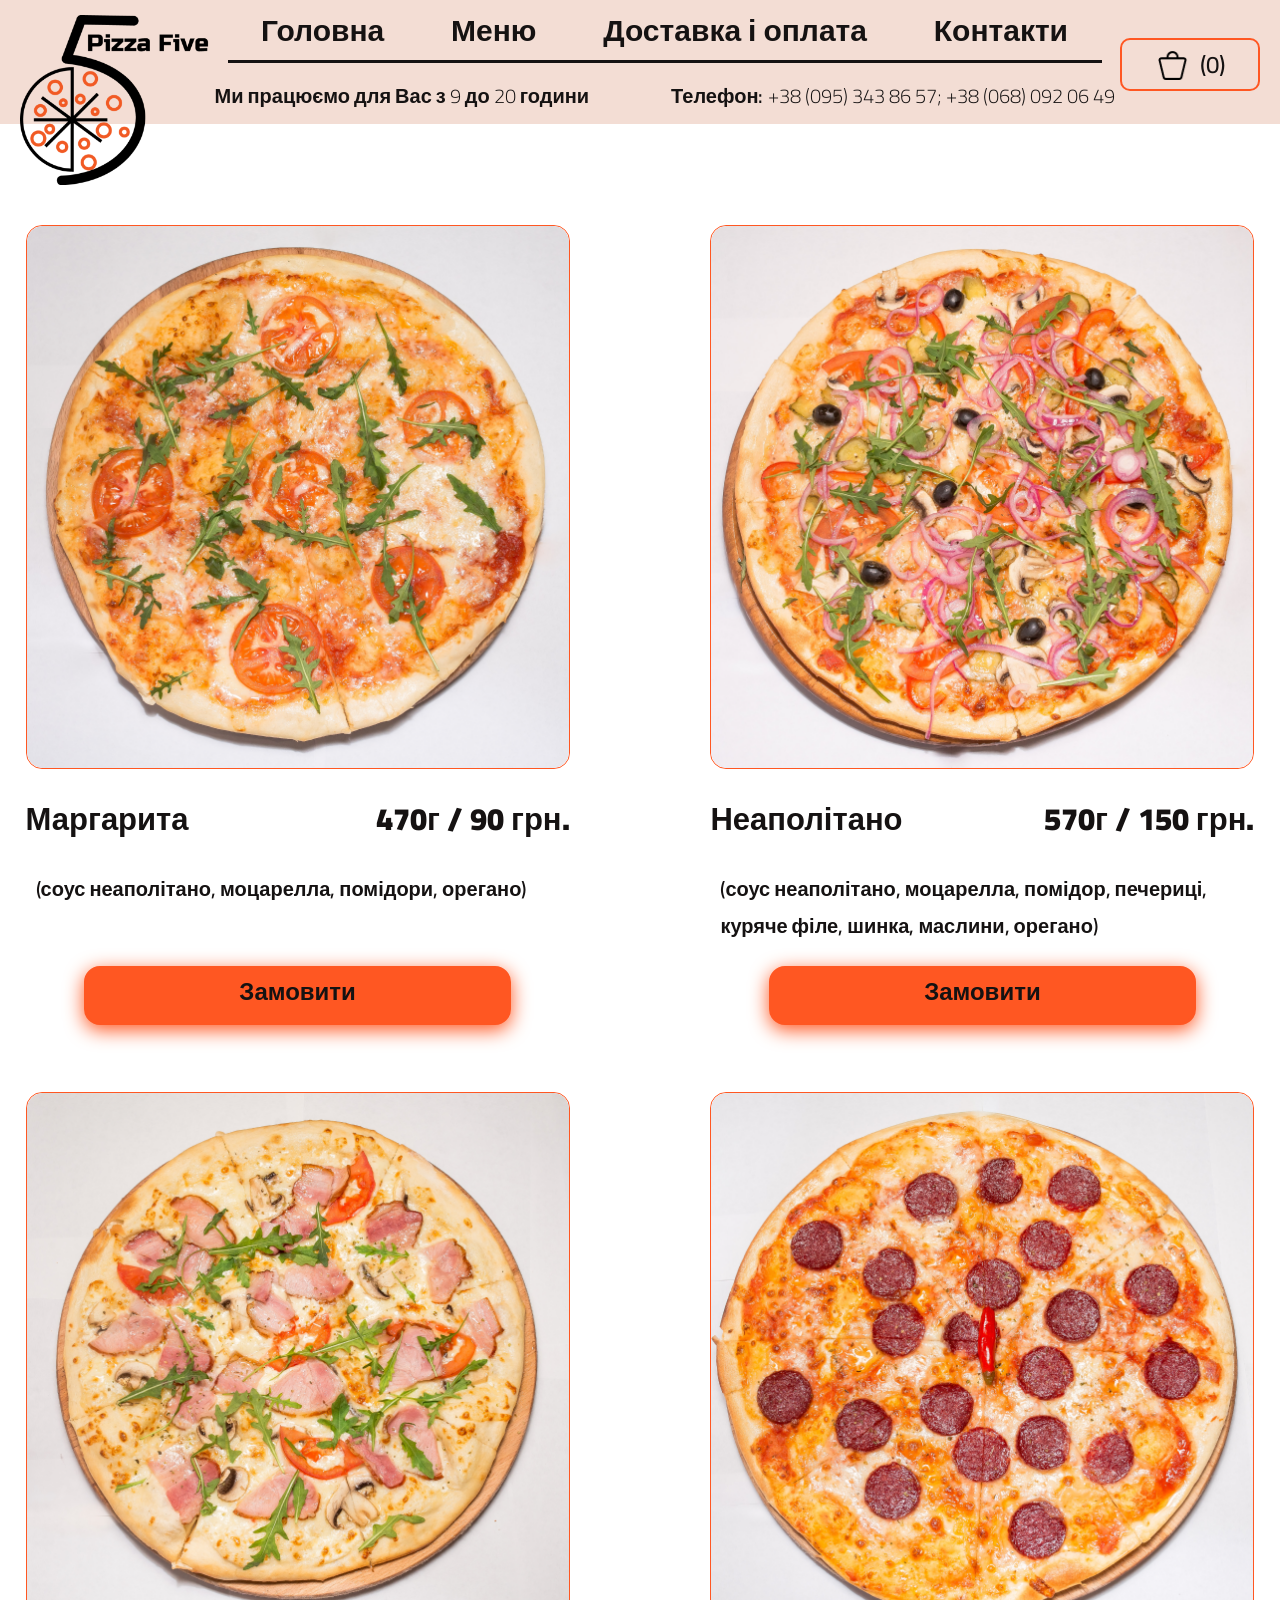
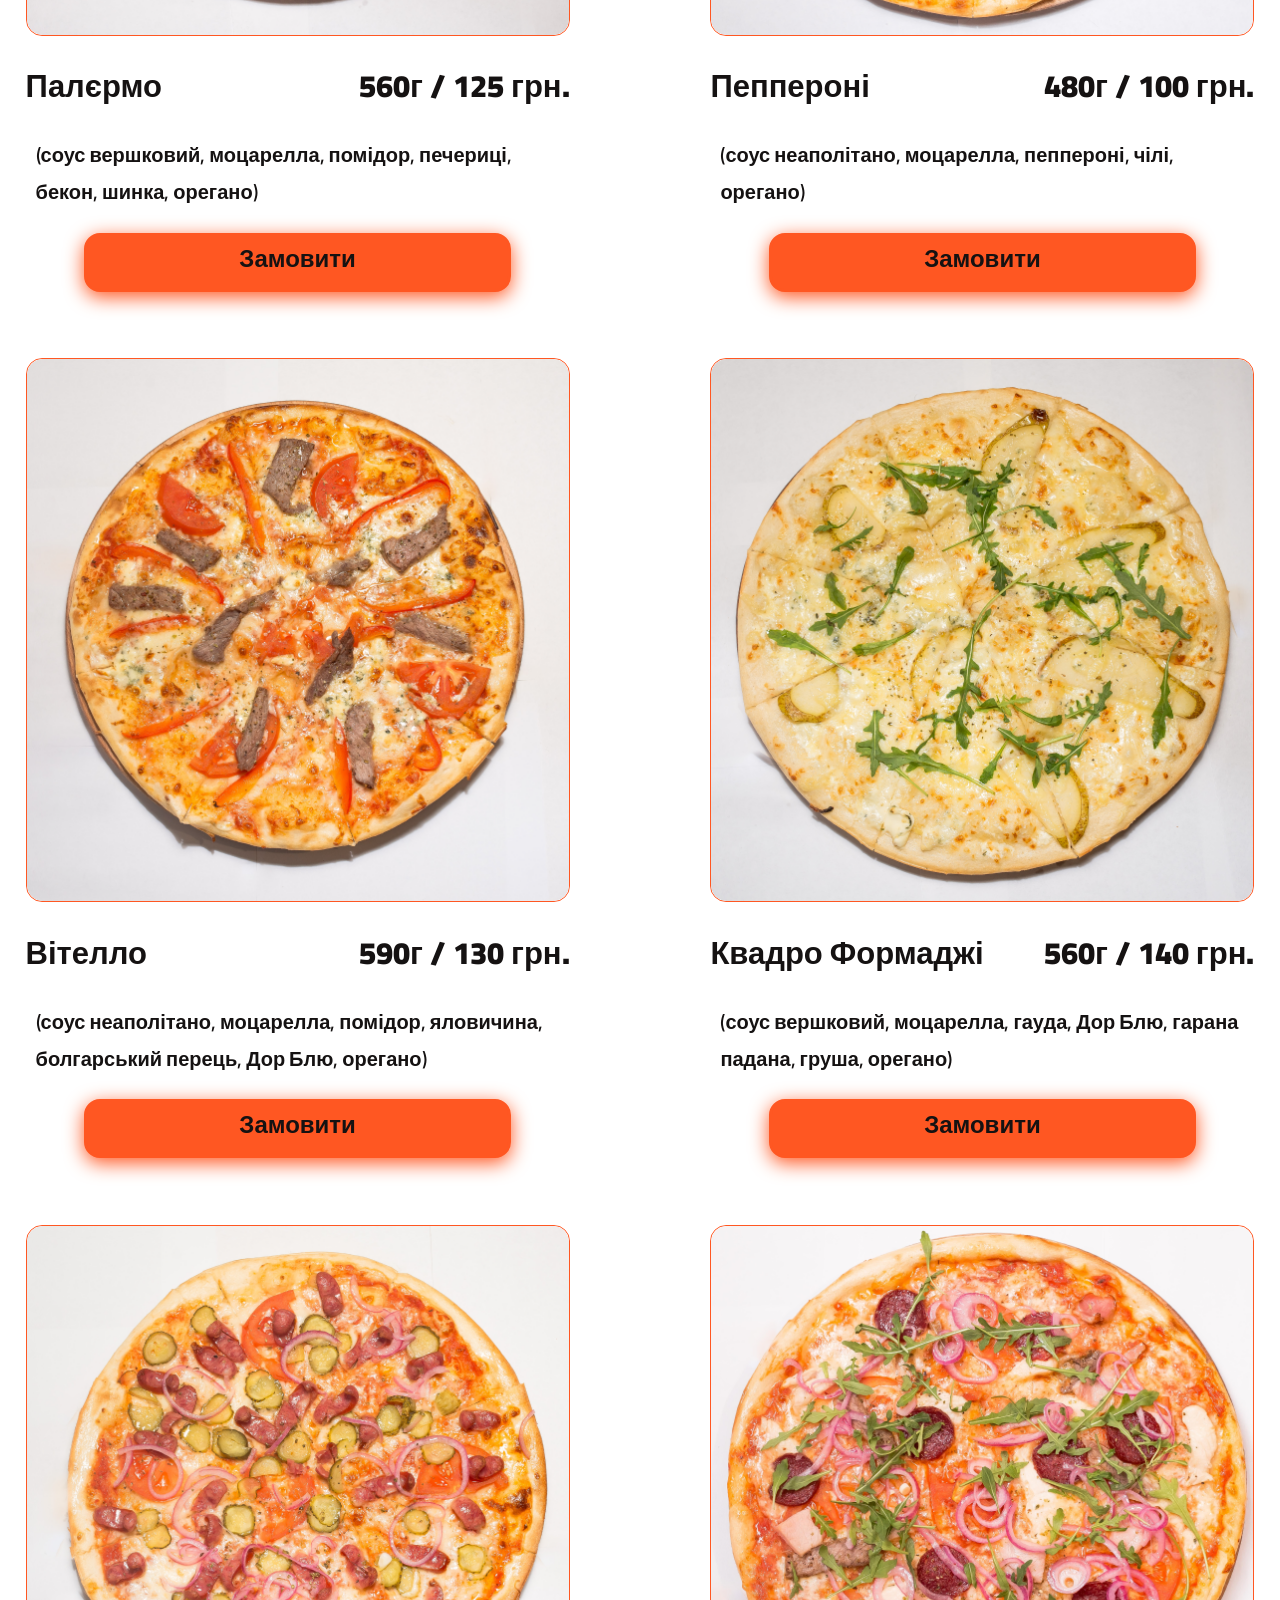
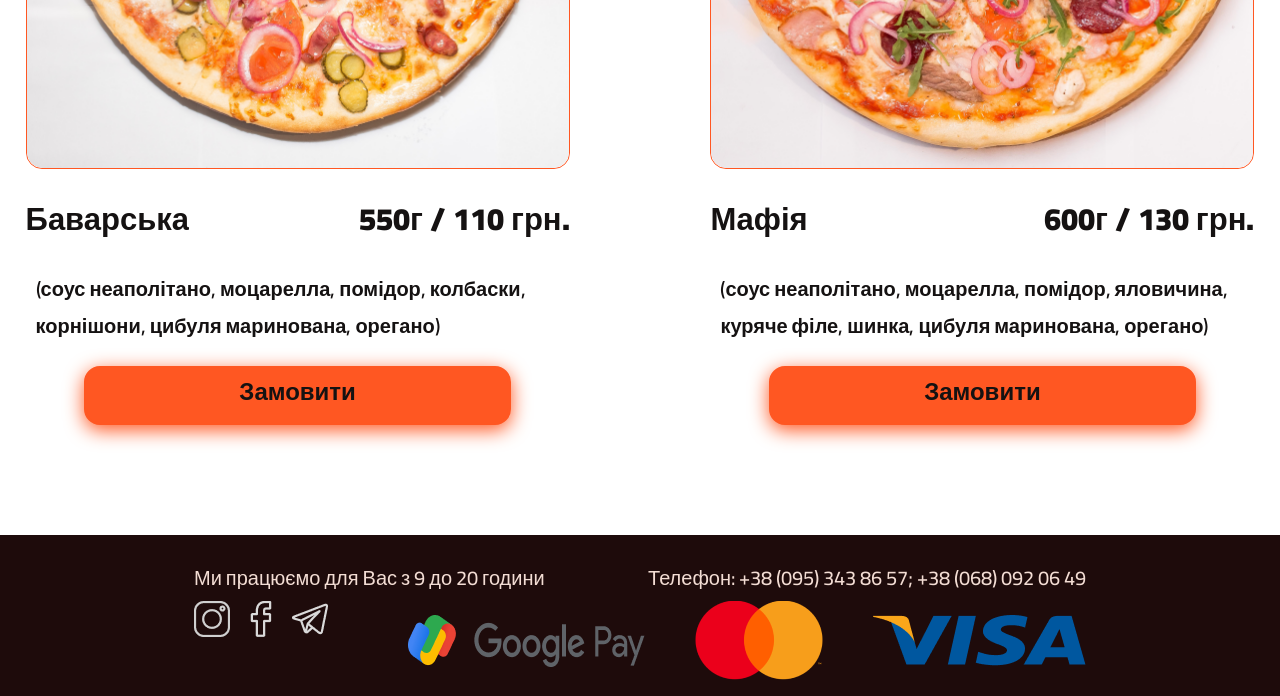
<file: pizza_menu_page.html>
<!doctype html>
<html xmlns="http://www.w3.org/1999/xhtml">
<head>
	<meta http-equiv="Content-Type" content="text/html; charset=utf-8" />
	<meta name="viewport" content="width=device-width; initial-scale=1" />
	<link rel="stylesheet" href="css/all.css" type="text/css"/>
	<link rel="stylesheet" href="css/fonts.css" type="text/css"/>
	<link rel="preconnect" href="https://fonts.googleapis.com">
	<link rel="preconnect" href="https://fonts.gstatic.com" crossorigin>
	<link href="https://fonts.googleapis.com/css2?family=Cairo:wght@300;500;600;900&display=swap" rel="stylesheet">
	<script type="text/javascript" src="js/main.js"></script>
	<title>Pizza Menu</title>
</head>
<body>
	<div id="wrapper">
		<header>
			<div class="header-color"></div>
			<div class="logo">
				<a href="./index.html">
					<img src="./images/img-logo.png" alt="logo">
				</a>
				<h1>Pizza Five</h1>
			</div>
			<div class="header-menu">
				<nav>
					<ul>
						<li>
						<a href="./index.html" class="header-menu-item">Головна</a>
						</li>
						<li>
							<div class="dropdown">
								<a href="#foodmenu" class="header-menu-item">Меню</a>
								<div class="dropdown-content">
									<a href="./pizza_menu_page.html" class="pizza-icon" ><p>Піцца</p></a>
									<a href="./pasta_menu_page.html" class="pasta-icon"><p>Паста</p></a>
									<a href="./pasta_menu_page.html" class="burgers-icon"><p>Бургер сети</p></a>
									<a href="./drink_page_menu.html" class="drinks-icon"><p>Напої</p></a>
									<a href="./snack_page_menu.html" class="snack-icon" ><p>Снеки</p></a>
									<a href="./sauses_page_menu.html" class="sause-icon"><p>Соуси</p></a>
								</div>
							</div>	  
						</li>
						<li>
							<a href="#order-and-payment" class="header-menu-item">Доставка і оплата</a>
						</li>
						<li>
							<a href="#contacts" class="header-menu-item">Контакти</a>
						</li>
					</ul>
				</nav>
				<div class="header-menu-bottom">
					<p>Ми працюємо для Вас з <span>9</span> до <span>20</span> години </p>
					<p>Телефон: <span>+38 (095) 343 86 57;  +38 (068) 092 06 49</span></p>
				</div>
			</div>
			<div class="header-shoppingcart-box">
				<a href="" class="header-shoppingcart">
					<img src="./images/icon-shop-cart.png" alt="">
					<span class="quantity">(0)</span>
				</a>
			</div>
			<div class="menu-icon-mob dropdown">
				<a href="" class=""><img src="./images/mob-icon-menu-b.png" alt=""></a>
				<div class="dropdown-content">
					<a href="./pizza_menu_page.html" class="pizza-icon" ><p>Піцца</p></a>
					<a href="./pasta_menu_page.html" class="pasta-icon"><p>Паста</p></a>
					<a href="./pasta_menu_page.html" class="burgers-icon"><p>Бургер сети</p></a>
					<a href="./drink_page_menu.html" class="drinks-icon"><p>Напої</p></a>
					<a href="./snack_page_menu.html" class="snack-icon" ><p>Снеки</p></a>
					<a href="./sauses_page_menu.html" class="sause-icon"><p>Соуси</p></a>
				</div>
			</div>
		</header>
		<main>
			<div id="content">
				<section class="page-menu-list pizza-section-padding">
                    <div class="layout">
                        <ul>
                            <li>
								<div class="menu-item-flex-container">
									<img src="./images/img-pizzamargarita.png" alt="margarita">
									<div class="name-and-price">
										<h4>Маргарита</h4>
										<span>470г / 90 грн.</span>
									</div>
									<p class="descripton-height-pizza">(соус неаполітано, моцарелла, помідори, орегано)</p>
									<a class="order-button" href="#">Замовити</a>   
								</div> 
                            </li>
							<li>
								<div class="menu-item-flex-container">
									<img src="./images/img-pizzaneapolitano.png" alt="neapolitano">
									<div class="name-and-price">
										<h4>Неаполітано</h4>
										<span>570г / 150 грн.</span>
									</div>
									<p class="descripton-height-pizza">(соус неаполітано, моцарелла, помідор, печериці, куряче філе, шинка, маслини, орегано)</p>
									<a class="order-button" href="">Замовити</a>    
								</div>
                            </li>
							<li>
								<div class="menu-item-flex-container">
									<img src="./images/img-pizzapalermo.png" alt="palermo">
									<div class="name-and-price">
										<h4>Палєрмо</h4>
										<span>560г / 125 грн.</span>
									</div>
									<p class="descripton-height-pizza">(соус вершковий, моцарелла, помідор, печериці, бекон, шинка, орегано)</p>
									<a class="order-button" href="">Замовити</a>   
								</div>
                            </li>
							<li>
								<div class="menu-item-flex-container">
									<img src="./images/img-pizzapaperoni.png" alt="paperoni">
									<div class="name-and-price">
										<h4>Пеппероні</h4>
										<span>480г / 100 грн.</span>
									</div>
									<p class="descripton-height-pizza">(соус неаполітано, моцарелла, пеппероні, чілі, орегано)</p>
									<a class="order-button" href="">Замовити</a>  
								</div>  
                            </li>
							<li>
								<div class="menu-item-flex-container">
									<img src="./images/img-pizzavitelo.png" alt="vitelo">
									<div class="name-and-price">
										<h4>Вітелло</h4>
										<span>590г / 130 грн.</span>
									</div>
									<p class="descripton-height-pizza">(соус неаполітано, моцарелла, помідор, яловичина, болгарський перець, Дор Блю, орегано)</p>
									<a class="order-button" href="">Замовити</a>  
								</div>  
                            </li>
							<li>
								<div class="menu-item-flex-container">
									<img src="./images/img-pizza4formadgi.png" alt="4formadgi">
									<div class="name-and-price">
										<h4>Квадро Формаджі</h4>
										<span>560г / 140 грн.</span>
									</div>
									<p class="descripton-height-pizza">(соус вершковий, моцарелла, гауда, Дор Блю, гарана падана, груша, орегано)</p>
									<a class="order-button" href="">Замовити</a>   
								</div> 
                            </li>
							<li>
								<div class="menu-item-flex-container">
									<img src="./images/img-pizzabavarska.png" alt="bavarska">
									<div class="name-and-price">
										<h4>Баварська</h4>
										<span>550г / 110 грн.</span>
									</div>
									<p class="descripton-height-pizza">(соус неаполітано, моцарелла, помідор, колбаски, корнішони, цибуля маринована, орегано)</p>
									<a class="order-button" href="">Замовити</a> 
								</div>   
                            </li>
							<li>
								<div class="menu-item-flex-container">
									<img src="./images/img-pizzamafia.png" alt="mafia">
									<div class="name-and-price">
										<h4>Мафія</h4>
										<span>600г / 130 грн.</span>
									</div>
									<p class="descripton-height-pizza">(соус неаполітано, моцарелла, помідор, яловичина, куряче філе, шинка, цибуля маринована, орегано)</p>
									<a class="order-button" href="">Замовити</a> 
								</div>   
                            </li>
                        </ul>
                    </div>
				</section>
			</div>
		</main>
		<footer>
			<div class="layout">
				<div class="text-container">
					<p>Ми працюємо для Вас з 9 до 20 години</p>
					<p class="display-tel-in-row">Телефон:  +38 (095) 343 86 57; +38 (068) 092 06 49</p>
					<div class="display-tel-in-2row">
						<div class="flex-row">
							<span>Телефон:</span>
							<span>+38 (095) 343 86 57</span>
						</div>
						<div class="flex-row">
								<a href="https://www.instagram.com/" class="social-icons" target="_blank">
									<img src="./images/icon-instagram-g.png" alt="instagram">
								</a>
								<a href="https://www.facebook.com/" class="social-icons" target="_blank">
									<img src="./images/icon-facebook-g.png" alt="facebook">
								</a>
								<a href="https://telegram.org/" class="social-icons" target="_blank">
									<img src="./images/icon-telegram-g.png" alt="telegram">
								</a>
							<span>+38 (068) 092 06 49</span>
						</div>						
					</div>
				</div>
				<div class="icons-container">	
					<div class="social-icons-container">	
						<a href="https://www.instagram.com/" class="social-icons" target="_blank">
							<img src="./images/icon-instagram-g.png" alt="instagram">
						</a>
						<a href="https://www.facebook.com/" class="social-icons" target="_blank">
							<img src="./images/icon-facebook-g.png" alt="facebook">
						</a>
						<a href="https://telegram.org/" class="social-icons" target="_blank">
							<img src="./images/icon-telegram-g.png" alt="telegram">
						</a>
					</div>	
					<div class="payment-icons-container">
						<a href="https://pay.google.com/" class="google-icon" target="_blank">
							<img  src="./images/img-footer-googlepay.png" alt="googlepay">
						</a>
						<a href="https://www.mastercard.com/" class="mc-icon" target="_blank">
							<img  src="./images/img-footer-mastercard.png" alt="mastercard">
						</a>
						<a href="https://www.visa.com/" class="visa-icon" target="_blank">
							<img src="./images/img-footer-visa.png" alt="visa">
						</a>
					</div>
				</div>	
			</div>
		</footer>
</body>
</html>
</file>
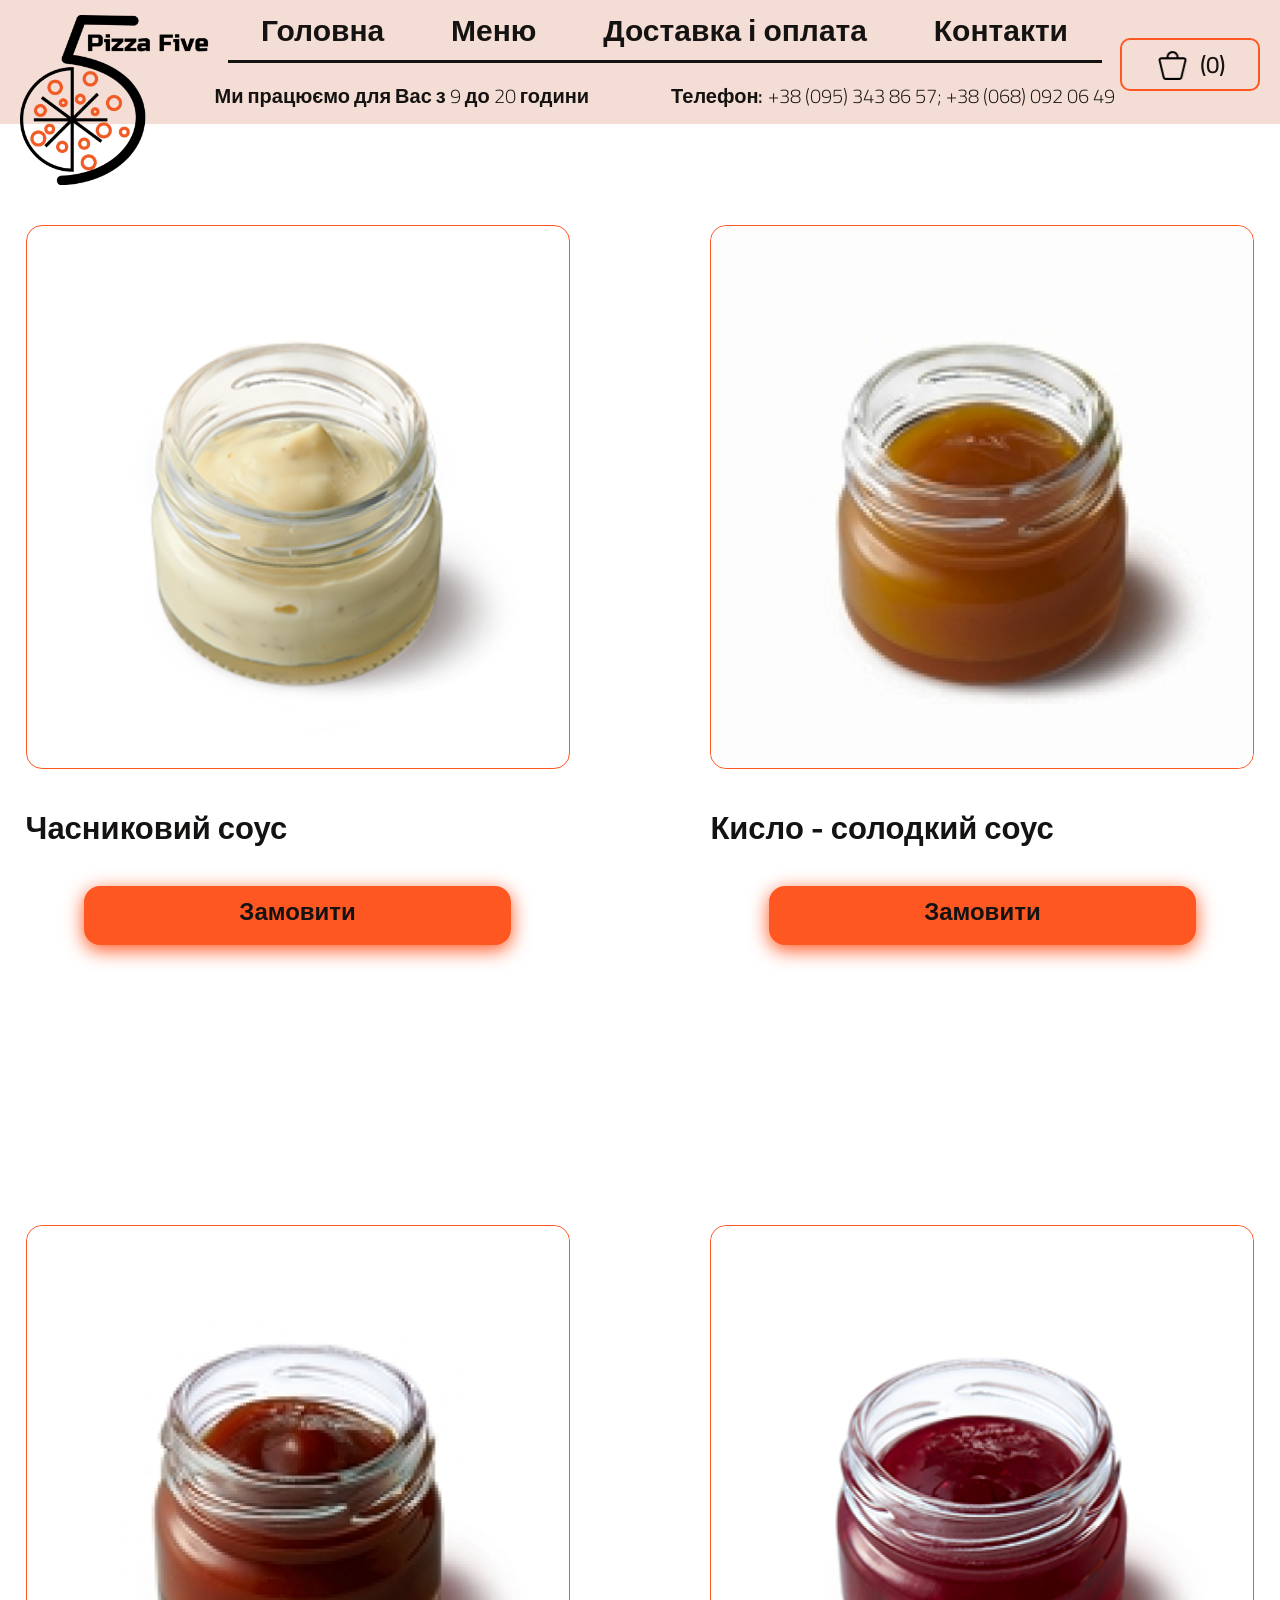
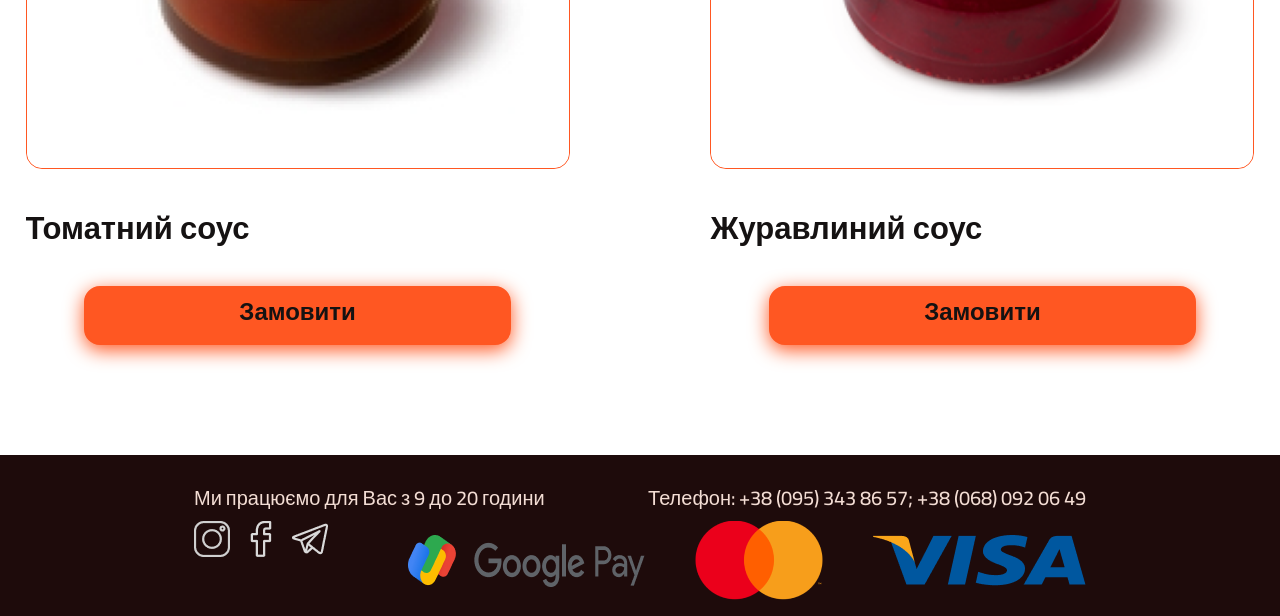
<file: sauses_page_menu.html>
<!doctype html>
<html xmlns="http://www.w3.org/1999/xhtml">
<head>
	<meta http-equiv="Content-Type" content="text/html; charset=utf-8" />
	<meta name="viewport" content="width=device-width; initial-scale=1" />
	<link rel="stylesheet" href="css/all.css" type="text/css"/>
	<link rel="stylesheet" href="css/fonts.css" type="text/css"/>
	<link rel="preconnect" href="https://fonts.googleapis.com">
	<link rel="preconnect" href="https://fonts.gstatic.com" crossorigin>
	<link href="https://fonts.googleapis.com/css2?family=Cairo:wght@300;500;600;900&display=swap" rel="stylesheet">
	<script type="text/javascript" src="js/main.js"></script>
	<title>Sauses Menu</title>
</head>
<body>
	<div id="wrapper">
		<header>
			<div class="header-color"></div>
			<div class="logo">
				<a href="./index.html">
					<img src="./images/img-logo.png" alt="logo">
				</a>
				<h1>Pizza Five</h1>
			</div>
			<div class="header-menu">
				<nav>
					<ul>
						<li>
							<a href="./index.html" class="header-menu-item">Головна</a>
						</li>
						<li>
							<div class="dropdown">
								<a href="#foodmenu" class="header-menu-item">Меню</a>
								<div class="dropdown-content">
									<a href="./pizza_menu_page.html" class="pizza-icon" ><p>Піцца</p></a>
									<a href="./pasta_menu_page.html" class="pasta-icon"><p>Паста</p></a>
									<a href="./pasta_menu_page.html" class="burgers-icon"><p>Бургер сети</p></a>
									<a href="./drink_page_menu.html" class="drinks-icon"><p>Напої</p></a>
									<a href="./snack_page_menu.html" class="snack-icon" ><p>Снеки</p></a>
									<a href="./sauses_page_menu.html" class="sause-icon"><p>Соуси</p></a>
								</div>
							</div>	  
						</li>
						<li>
							<a href="#order-and-payment" class="header-menu-item">Доставка і оплата</a>
						</li>
						<li>
							<a href="#contacts" class="header-menu-item">Контакти</a>
						</li>
					</ul>
				</nav>
				<div class="header-menu-bottom">
					<p>Ми працюємо для Вас з <span>9</span> до <span>20</span> години </p>
					<p>Телефон: <span>+38 (095) 343 86 57;  +38 (068) 092 06 49</span></p>
				</div>
			</div>
			<div class="header-shoppingcart-box">
				<a href="" class="header-shoppingcart">
					<img src="./images/icon-shop-cart.png" alt="">
					<span class="quantity">(0)</span>
				</a>
			</div>
			<div class="menu-icon-mob dropdown">
				<a href="" class=""><img src="./images/mob-icon-menu-b.png" alt=""></a>
				<div class="dropdown-content">
					<a href="./pizza_menu_page.html" class="pizza-icon" ><p>Піцца</p></a>
					<a href="./pasta_menu_page.html" class="pasta-icon"><p>Паста</p></a>
					<a href="./pasta_menu_page.html" class="burgers-icon"><p>Бургер сети</p></a>
					<a href="./drink_page_menu.html" class="drinks-icon"><p>Напої</p></a>
					<a href="./snack_page_menu.html" class="snack-icon" ><p>Снеки</p></a>
					<a href="./sauses_page_menu.html" class="sause-icon"><p>Соуси</p></a>
				</div>
			</div>
		</header>
		<main>
			<div id="content">
				<section class="page-menu-list sauses-section-padding">
                    <div class="layout">
                        <ul>
                            <li>
								<div class="menu-item-flex-container">
									<img src="./images/img-sausegarlic.png" alt="ausegarlic">
									<div class="name-and-price">
										<h4>Часниковий соус</h4>
									</div>
									<a class="order-button" href="">Замовити</a>  
								</div>  
                            </li>
							<li>
								<div class="menu-item-flex-container">
									<img src="./images/img-sausesouresweet.png" alt="sausesouresweet">
									<div class="name-and-price">
										<h4>Кисло - солодкий соус </h4>
									</div>
									<a class="order-button" href="">Замовити</a>    
								</div>
                            </li>
							<li>
								<div class="menu-item-flex-container">
									<img src="./images/img-sausetomato.png" alt="sausetomato">
									<div class="name-and-price">
										<h4>Томатний соус</h4>
									</div>
									<a class="order-button" href="">Замовити</a>    
								</div>
                            </li>
							<li>
								<div class="menu-item-flex-container">
									<img src="./images/img-sausecranbery.png" alt="sausecranbery">
									<div class="name-and-price">
										<h4>Журавлиний соус</h4>
									</div>
									<a class="order-button" href="">Замовити</a>  
								</div>  
                            </li>
                        </ul>
                    </div>
				</section>
			</div>
		</main>
		<footer>
			<div class="layout">
				<div class="text-container">
					<p>Ми працюємо для Вас з 9 до 20 години</p>
					<p class="display-tel-in-row">Телефон:  +38 (095) 343 86 57; +38 (068) 092 06 49</p>
					<div class="display-tel-in-2row">
						<div class="flex-row">
							<span>Телефон:</span>
							<span>+38 (095) 343 86 57</span>
						</div>
						<div class="flex-row">
								<a href="https://www.instagram.com/" class="social-icons" target="_blank">
									<img src="./images/icon-instagram-g.png" alt="instagram">
								</a>
								<a href="https://www.facebook.com/" class="social-icons" target="_blank">
									<img src="./images/icon-facebook-g.png" alt="facebook">
								</a>
								<a href="https://telegram.org/" class="social-icons" target="_blank">
									<img src="./images/icon-telegram-g.png" alt="telegram">
								</a>
							<span>+38 (068) 092 06 49</span>
						</div>						
					</div>
				</div>
				<div class="icons-container">	
					<div class="social-icons-container">	
						<a href="https://www.instagram.com/" class="social-icons" target="_blank">
							<img src="./images/icon-instagram-g.png" alt="instagram">
						</a>
						<a href="https://www.facebook.com/" class="social-icons" target="_blank">
							<img src="./images/icon-facebook-g.png" alt="facebook">
						</a>
						<a href="https://telegram.org/" class="social-icons" target="_blank">
							<img src="./images/icon-telegram-g.png" alt="telegram">
						</a>
					</div>	
					<div class="payment-icons-container">
						<a href="https://pay.google.com/" class="google-icon" target="_blank">
							<img  src="./images/img-footer-googlepay.png" alt="googlepay">
						</a>
						<a href="https://www.mastercard.com/" class="mc-icon" target="_blank">
							<img  src="./images/img-footer-mastercard.png" alt="mastercard">
						</a>
						<a href="https://www.visa.com/" class="visa-icon" target="_blank">
							<img src="./images/img-footer-visa.png" alt="visa">
						</a>
					</div>
				</div>	
			</div>
		</footer>
	</div>
</body>
</html>
</file>
<file: css/all.css>
/***************************************************              GENERAL RESET STYLES             ***************************************************/
html, body, div, span, object, iframe,
h1, h2, h3, h4, h5, h6, p, blockquote, pre,
abbr, address, cite, code,
del, dfn, em, img, ins, kbd, q, samp,
small, strong, sub, sup, var,
b, i,
dl, dt, dd, ol, ul, li,
fieldset, form, label, legend,
table, caption, tbody, tfoot, thead, tr, th, td,
article, aside, canvas, details, figcaption, figure,
footer, header, hgroup, menu, nav, section, summary,
time, mark, audio, video {
    margin:0;
    padding:0;
    border:0;
    outline:0;
    font-size:100%;
    vertical-align:baseline;
    background:transparent;
}
* {box-sizing: border-box;}
*:focus {outline: none;}
body {line-height:1;}
article,aside,details,figcaption,figure,
footer,header,hgroup,menu,nav,section {
    display:block;
}
nav ul {list-style:none;}
ol, ul {
	list-style: none;
	margin:0;
	padding:0;
}
a {
    margin:0;
    padding:0;
    font-size:100%;
    vertical-align:baseline;
    background:transparent;
		text-decoration:none;
    color: #151212;
}
a:hover {text-decoration:none;}
table {
    border-collapse:collapse;
    border-spacing:0;
}
img {
	border-style:none;
	max-width:100%;
}
form fieldset {
	margin:0;
	padding:0;
	border:none;
}
input, textarea, select {
	vertical-align:middle;
	color:#000;
	padding:0;
}
input, select {vertical-align:middle;}
input::-webkit-input-placeholder{color:#000;}
input:focus::-webkit-input-placeholder{color:#000;}
/*
@media (min-width: 1921px){}
@media (width: 1920px){}
@media (min-width: 1440px) and (max-width: 1919px) {}
@media (min-width: 1360px) and (max-width: 1439px) {}
@media (min-width: 1280px) and (max-width: 1359px) {}
@media (min-width: 1024px) and (max-width: 1279px) {}
@media (min-width: 768px) and (max-width: 1023px) {}
@media (min-width: 375px) and (max-width: 767px) {}
@media (min-width: 320px) and (max-width: 374px) {}
*/
/*
@media (max-width: 1919px) {}
@media (max-width: 1439px) {}
@media (max-width: 1279px) {}
@media (max-width: 767px) {}
*/
main {
  flex: 1;
}
#wrapper {
  display: flex;
  flex-direction: column;
	position:relative;
	width:100%;
	height:100%;
  min-height: 100vh;
}
.layout {
  display: block;
  position:relative;
  overflow: hidden;
  width: 1344px;
	margin:0 auto 0 auto;
}
@media(max-width: 1439px){
  .layout {
    width: 96%;
  }
}
@media(max-width: 767px){
  .layout {
    padding: 0 15px 0 15px;
  }
}
header,
main,
footer,
section {
  display: block;
  position:relative;
  overflow: hidden;
  width: 100%;
  font-family: 'Cairo', sans-serif;
  font-style: normal;
  color: #151212;
}
#content {
  display: block;
  position:relative;
  overflow: hidden;
  width: 100%;
}

header .header-color{
  display: block;
  background-color: #F3DDD4;
  position: absolute;
  left: 0px;
  top: 0px;
  width: 100%;
  height: 124px;
}
@media(max-width: 767px){
  header .header-color{
    height: 48px;
  } 
} 
header{
  display: flex;
  flex-flow: row nowrap;
  justify-content: space-between;
  position: relative;
  overflow: visible;
  padding: 0 105px 0 38px;
}
@media(max-width: 1919px){
  header{
    padding: 0 50px 0 20px;
  }
}
@media(max-width: 1439px){
  header{
    padding: 0 20px 0 20px;
  }
}
@media(max-width: 1279px){
  header{
    padding: 0 2px 0 2px;
  }
}

header .logo{
  position: relative;
  width: 189px;
  display: flex;
}
header .logo a img{
  display: block;
  width: 189px;
  height: 170px;
  margin: 15px 0 0 0;
}
@media(max-width: 1279px){
  header .logo a img{
    width: 130px;
    height: 117px;
    margin: 5px 0 0 0;
  }
}
@media(max-width: 767px){
  header .logo{
    width: 75px;
  }  
  header .logo a img{
    width: 67px;
    height: 61px;
    margin: 5px 0 0 5px;
  } 
} 
header .logo h1{
  display: block;
  text-indent: -9999px;
}
header .header-menu{
  position: relative;
  display: flex;
  flex-direction: column;
  width: 1100px;
}

@media(max-width: 1919px){
  header .header-menu{
    width: 900px;
  }
}
@media(max-width: 1279px){
  header .header-menu{
    width: 700px;
  }
}
@media(max-width: 767px){
  header .header-menu{
    display: none;
  }
}
header .header-menu nav{
  border-style: solid;
  border-color: #151212;
  border-bottom-width: 3px;
  margin: 0 13px 0 13px;
}
header .header-menu nav ul{
  display: flex;
  flex-flow: row nowrap;
  justify-content: space-around;
}
header .header-menu nav ul li{}
header .header-menu nav ul li .header-menu-item{
  display: block;
  font-weight: 900;
  font-size: 32px;
  line-height: 60px;
}
@media(max-width: 1919px){
  header .header-menu nav ul li .header-menu-item{
    font-size: 30px;
  }
}
@media(max-width: 1279px){
  header .header-menu nav ul li .header-menu-item{
    font-size: 21px;
  }
}
header .dropdown {
  position: relative;
  display: inline-block;
}
header .dropdown .header-menu-item{
  cursor: pointer;
}
header .dropdown .dropdown-content{
  display: none;
  position: absolute;
  padding: 24px 36px 24px 56px;
  background-color: #F3DDD4;
  z-index: 1;
  width: 264px;
  height: 340px;
  border: 3px solid #151212;
  border-radius: 0px 0px 8px 8px;
}
header .dropdown .dropdown-content a{
  font-weight: 600;
  font-size: 20px;
  line-height: 48px;
  background-color: #F3DDD4;
  background-repeat:  no-repeat;
  background-size: 36px 36px;
  -webkit-transition: background 500ms ease-in-out;
  -moz-transition: background 500ms ease-in-out;
  -ms-transition: background 500ms ease-in-out;
  -o-transition: background 500ms ease-in-out;
  transition: background 500ms ease-in-out;
}
header .dropdown .dropdown-content .pizza-icon{
  background-image:  url(../images/icon-menu-pizza-b.png);
}
header .dropdown .dropdown-content .pasta-icon{
  background-image: url(../images/icon-menu-pasta-b.png);
}
header .dropdown .dropdown-content .burgers-icon{
  background-image: url(../images/icon-menu-burgers-b.png);
}
header .dropdown .dropdown-content .drinks-icon{
  background-image: url(../images/icon-menu-drinks-b.png);
}
header .dropdown .dropdown-content .snack-icon{
  background-image: url(../images/icon-menu-snack-b.png);
}
header .dropdown .dropdown-content .sause-icon{
  background-image: url(../images/icon-menu-sause-b.png);
}
header .dropdown .dropdown-content .pizza-icon:hover{
  background-image: url(../images/icon-menu-pizza-o.png);
}
header .dropdown .dropdown-content .pasta-icon:hover{
  background-image: url(../images/icon-menu-pasta-o.png);
}
header .dropdown .dropdown-content .burgers-icon:hover{
  background-image: url(../images/icon-menu-burgers-o.png);
}
header .dropdown .dropdown-content .drinks-icon:hover{
  background-image: url(../images/icon-menu-drinks-o.png);
}
header  .dropdown .dropdown-content .snack-icon:hover{
  background-image: url(../images/icon-menu-snack-o.png);
}
header  .dropdown .dropdown-content .sause-icon:hover{
  background-image: url(../images/icon-menu-sause-o.png);
}

header  .dropdown .dropdown-content a p{
  display: inline;
  padding: 0 0 0 46px;
  -webkit-transition: color 500ms ease-in-out;
  -moz-transition: color 500ms ease-in-out;
  -ms-transition: color 500ms ease-in-out;
  -o-transition: color 500ms ease-in-out;
  transition: color 500ms ease-in-out;
}
header  .dropdown .dropdown-content a:hover{
  -webkit-transition: background 500ms ease-in-out;
  -moz-transition: background 500ms ease-in-out;
  -ms-transition: background 500ms ease-in-out;
  -o-transition: background 500ms ease-in-out;
  transition: background 500ms ease-in-out;
  color: #FF5722;
}
header .dropdown .dropdown-content a p:hover{
  -webkit-transition: color 500ms ease-in-out;
  -moz-transition: color 500ms ease-in-out;
  -ms-transition: color 500ms ease-in-out;
  -o-transition: color 500ms ease-in-out;
  transition: color 500ms ease-in-out;
}
header .dropdown:hover .dropdown-content {
  display: block;
}

header .header-menu nav ul li .header-menu-item:hover{
  color: #FF5722;
  -webkit-transition: color 500ms ease-in-out;
  -moz-transition: color 500ms ease-in-out;
  -ms-transition: color 500ms ease-in-out;
  -o-transition: color 500ms ease-in-out;
  transition: color 500ms ease-in-out;
}
header .header-menu-bottom{
  display: flex;
  flex-flow: row nowrap;
  justify-content: space-between;
  padding: 10px 0 0 0;
}
@media(max-width: 1279px){
  header .header-menu-bottom{
    flex-flow: column nowrap;
    align-items: center;
    padding: 5px 0 0 0;
  }
}
header .header-menu-bottom p{
  font-weight: 600;
  font-size: 24px;
  line-height: 45px;
}
@media(max-width: 1919px){
  header .header-menu-bottom p{
    font-size: 20px;
  }
}
@media(max-width: 1279px){
  header .header-menu-bottom p{
    font-size: 18px;
    line-height: 25px;
  }
}

header .header-menu-bottom p span{
  display: inline;
  font-weight: 300;
}

.header-menu-bottom{
  display: flex;
  justify-content: space-around;
  padding: 10px 0 0 0;
}
header .header-shoppingcart-box{
  margin: 38px 0 0 0;
  width: 140px;
  height: 53px;
  position: relative;
}
@media(max-width: 767px){
  header .header-shoppingcart-box{
    width: 60px;
    height: 23px;
    margin: 12px auto 0 auto;
  }
}
header .header-shoppingcart-box .header-shoppingcart{
  display: flex;
  flex-flow: row nowrap;
  justify-content: center;
  gap: 11px;
  height: 53px;
  width: 140px;
  border: 2px solid #FF5722;
  border-radius: 10px;
  position: relative;
}
@media(max-width: 767px){
  header .header-shoppingcart-box .header-shoppingcart{
    width: 60px;
    height: 23px;
    border: 1px solid #FF5722;
    border-radius: 4px;
    gap: 3px;
  }
}

header .header-shoppingcart-box .header-shoppingcart img{
  width: 33px;
  height: 33px;
  margin: 9px 0 0 0;
}
header .header-shoppingcart-box .header-shoppingcart span{
  font-weight: 500;
  font-size: 24px;
  line-height: 50px;
}
@media(max-width: 767px){
  header .header-shoppingcart-box .header-shoppingcart img{
    width: 16px;
    height: 16px;
    margin: 3px 0 0 0;
  }
  header .header-shoppingcart-box .header-shoppingcart span{
    font-weight: 500;
    font-size: 16px;
    line-height: 20px;

  }
}  
header .menu-icon-mob {
  display: none;
  position: relative;
}
header .menu-icon-mob a img{
  width: 26px;
  height: 23px;
}  
@media(max-width: 767px){
  header .menu-icon-mob {
    display: block;
    margin: 12px 22px 0 0;
  }  
  header .menu-icon-mob .dropdown-content{
    display: none;
    position: absolute;
    padding: 20px 15px 20px 15px;
    left: -146px;
    width: 171px;
    height: 262px;
    border: 1px solid #151212;
    border-radius: 0px 0px 8px 8px;
  }
  header .dropdown .dropdown-content a{
    font-weight: 600;
    font-size: 16px;
    line-height: 37px;
    background-size: 26px 26px;
  }
  header  .dropdown .dropdown-content a p{
    padding: 0 0 0 40px;
  }
}  

.first-view{
  display: block;
  width: 100%;
  margin: 74px 0 0 0;
}
@media(max-width: 767px){
  .first-view{
    display: block;
    width: 100%;
    margin: 24px 0 0 0;
  }
}
.banner-holder{
  display: flex;
  flex-flow: row nowrap;
  justify-content: space-between;
  align-items: center;
  width: 100%;
  margin: auto;
}
.first-view .arrow-left{
  width: 8.5%;
  margin: 0 0 0 32px;
  text-align: left;
}
.first-view .arrow-right{
  width: 8.5%;
  margin: 0 32px 0 0;
  text-align: right;
}
@media(max-width: 1279px){
  .first-view .arrow-left,
  .first-view .arrow-right{
    margin: 0 0 0 0;
  }
}
@media(max-width: 767px){
  .first-view .arrow-left,
  .first-view .arrow-right{
  display: none;
  }
}
.first-view img{
  width: 69px;
  height: 69px;
  margin: auto;
}
.first-view .banner{
  width: 83%;
  height: auto;

}

.food-menu .break-line{
width: 100%;
height: 20px;
left: 0px;
top: auto;
background: #FFCCBC;
}
@media(max-width: 767px){
  .food-menu .break-line{
  display: none;
  }
}
.food-menu ul{
  display: flex;
  flex-flow: row wrap;
  justify-content: space-between;
  align-content: space-between;
  gap: 80px 50px;
  width: 87%;
  margin: 110px auto 110px auto;
}
@media(max-width: 1439px){
  .food-menu ul{
    width: 96%;
  }
}
@media(max-width: 1279px){
  .food-menu ul{
    gap: 30px 10px;
  }
}
@media(max-width: 767px){
  .food-menu ul{
    justify-content: space-around;
    width: 73%%;
    gap: 35px 82px;
    margin: 100px auto 98px auto;
  }
}
.food-menu ul li{
  display: block;
  width: 336px;
  height: 336px;
  text-align: center;
  font-size: 30px;
  box-shadow: 0px 0px 30px #FF5722;
  border-radius: 8px;
  cursor: pointer;
  position: relative;
  -webkit-transition: all 700ms ease-in-out;
  -moz-transition: all 700ms ease-in-out;
  -ms-transition: all 700ms ease-in-out;
  -o-transition: all 700ms ease-in-out;
  transition: all 700ms ease-in-out;
} 
@media(max-width: 767px){
  .food-menu ul li{
    width: 116px;
    height: 116px;
  }
}

.food-menu ul li img{ 
  display: block;
  width: 336px;
  height: 336px;
}
@media(max-width: 767px){
  .food-menu ul li img{ 
    display: block;
    width: 116px;
    height: 116px;
  }
}
.food-menu ul li .menu-item-text-box{
  display: block;
  position: absolute; 
  width: 156px;
  height: 86px;
  left: 87px;
  top: 131px;
  background: #FFFFFF;
  opacity: 0.75;
  border-radius: 6px;
  padding: 5px 0 0 0;
}
.food-menu ul li:nth-child(3) .menu-item-text-box{
  width: 206px;
  left: 70px;
}
@media(max-width: 767px){
  .food-menu ul li .menu-item-text-box,
  .food-menu ul li:nth-child(3) .menu-item-text-box{
    position: absolute;
    width: 76px;
    height: 35px;
    left: 20px;
    top: 38px;
  }
}
.food-menu ul li h4{
  display: block;
  z-index: 3;
  font-weight: 900;
  font-size: 40px;
  line-height: 75px;
  -webkit-transition: color 700ms ease-in-out;
  -moz-transition: color 700ms ease-in-out;
  -ms-transition: color 700ms ease-in-out;
  -o-transition: color 700ms ease-in-out;
  transition: color 700ms ease-in-out;
}
@media(max-width: 767px){
  .food-menu ul li h4{
    font-weight: 900;
    font-size: 18px;
    line-height: 25px;
  }
}

.food-menu ul li:hover{ 
  box-shadow: none;
  -webkit-transition: all 700ms ease-in-out;
  -moz-transition: all 700ms ease-in-out;
  -ms-transition: all 700ms ease-in-out;
  -o-transition: all 700ms ease-in-out;
  transition: all 700ms ease-in-out;

}
.food-menu ul li a:hover h4{ 
  color: #FF5722;
  -webkit-transition: color 700ms ease-in-out;
  -moz-transition: color 700ms ease-in-out;
  -ms-transition: color 700ms ease-in-out;
  -o-transition: color 700ms ease-in-out;
  transition: color 700ms ease-in-out;

}
.order-and-payment .layout{
  display: flex;
  flex-flow: column nowrap;
  justify-content: flex-start;
  align-items: center;
  width: 926px;
  margin: 0 auto 24px auto;
}
@media(max-width: 1279px){
  .order-and-payment .layout{
    width: 760px;
  }
}  
@media(max-width: 767px){
  .order-and-payment .layout{
    width: 350px;
  }
}  
.order-and-payment h3{
  display: block;
  width: 100%;
  height: 99px;
  background: #FFCCBC;
  font-weight: 900;
  font-size: 40px;
  line-height: 99px;
  text-align: center;
}
@media(max-width: 767px){
  .order-and-payment h3{
    height: 51px;
    font-weight: 900;
    font-size: 24px;
    line-height: 51px;
  }
}
.order-and-payment h4{
  display: block;
  width: fit-content;
  padding: 53px 0 52px 50px;
  font-weight: 900;
  font-size: 32px;
  line-height: 60px;
  text-align: center;
}
@media(max-width: 767px){
  .order-and-payment h4{
    font-weight: 700;
    font-size: 16px;
    line-height: 30px;
    padding: 50px 0 35px 0;
  }
}
.order-and-payment ul{
  display: block;
  width: 800px;
  margin: 0 auto 0 auto;
}
@media(max-width: 1279px){
  .order-and-payment ul{
    width: 650px;
  }
}  
@media(max-width: 767px){
  .order-and-payment ul{
    width: 280px;
  }
}  
.order-and-payment ul li{
  font-weight: 600;
  font-size: 24px;
  line-height: 45px;
  list-style: disc;
}
.order-and-payment .order-banner-holder{
  display: block;
  width: 100%;
  height: auto;
  margin: 26px 0 113px 0;
}
.order-and-payment .order-banner-holder .mob-banner{
  display: none;
}
@media(max-width: 767px){
  .order-and-payment ul li{
    font-weight: 500;
    font-size: 16px;
    line-height: 23px;
  }
  .order-and-payment .order-banner-holder{
    margin: 26px 0 86px 0;
  } 
  .order-and-payment .order-banner-holder .desktop-banner{
    display: none;
  }
  .order-and-payment .order-banner-holder .mob-banner{
    display: block;
    width: 100%;
  }
}  

.contacts h3{
  display: block;
  width: 100%;
  height: 99px;
  left: 0;
  top: auto;
  background: #FFCCBC;
  font-weight: 900;
  font-size: 40px;
  line-height: 99px;
  text-align: center;

}
@media(max-width: 1279px){
  .contacts h3{
    height: 53px;
    font-weight: 900;
    font-size: 24px;
    line-height: 53px;
  }
} 

.contacts ul{
  width:  52%;
  margin: 38px auto 0 auto;
  display: block;
}
@media(max-width: 1439px){
  .contacts ul{
    width: max-content;
}
}
.contacts ul li{
  display: block;
  font-weight: 900;
  font-size: 32px;
  line-height: 60px;
  margin: 0 0 22px 0;
}
@media(max-width: 1439px){
  .contacts ul li{
  font-weight: 700;
  font-size: 24px;
  line-height: 40px;
  }
} 
@media(max-width: 767px){
  .contacts ul li{
  font-weight: 700;
  font-size: 16px;
  line-height: 30px;
  }
} 
.contacts ul li span{
  font-weight: 900;
}
.contacts ul li .tel-2row-box{
  display: flex;
  flex-flow: column wrap;
  justify-content: space-between;
  align-items: flex-end;
  width: fit-content;
}
.contacts ul li .tel-2row-box p{
  display: flex;
  flex-flow: row nowrap;
  justify-content: space-between;
  align-items: center;
  gap: 0px 10px;
  
}

.contacts .social-icon-container{
  display: flex;
  justify-content: space-between;
  gap: 40px;
  width: fit-content;
  margin: 0 auto 23px auto;
}
.contacts .social-icon-container a{
  display: inline-block;
  background-color: #FF5722;
  width: 54px;
  height: 54px;
}

.contacts .social-icon-container a:hover{
  -webkit-transition: background 500ms ease-in-out;
  -moz-transition: background 500ms ease-in-out;
  -ms-transition: background 500ms ease-in-out;
  -o-transition: background 500ms ease-in-out;
  transition: background 500ms ease-in-out;
}
.contacts .social-icon-container .contacts-facebook{
  background: #FFFFFF url(../images/icon-facebook-b.png) no-repeat;
}
.contacts .social-icon-container .contacts-facebook:hover{
  background:  #FFFFFF url(../images/icon-facebook-o.png) no-repeat;
}
.contacts .social-icon-container .contacts-telegram{
  background: #FFFFFF url(../images/icon-telegram-b.png) no-repeat;
}
.contacts .social-icon-container .contacts-telegram:hover{
  background:  #FFFFFF url(../images/icon-telegram-o.png) no-repeat;
}
.contacts .social-icon-container .contacts-instagram{
  background:  #FFFFFF url(../images/icon-instagram-b.png) no-repeat;
  margin: 0 0 0 3px;
}
.contacts .social-icon-container .contacts-instagram:hover{
  background:  #FFFFFF url(../images/icon-instagram-o.png) no-repeat;
}
@media(max-width: 767px){
  .contacts .social-icon-container a{
    width: 33px;
    height: 33px;
  }
  .contacts .social-icon-container .contacts-facebook,
  .contacts .social-icon-container .contacts-telegram,
  .contacts .social-icon-container .contacts-instagram{
    background-size: 33px 33px;
  }
}

footer{
  display: block;
  width: 100%;
  height: 161px;
  background: #1E0B0B;
}
footer .layout{
  width: 892px;
}
@media(max-width: 1279px){
  footer{
    height: 140px;
  }
  footer .layout{
    width: 768px;
  }
}

footer .text-container{
  display: flex;
  flex-flow: row nowrap;
  justify-content: space-between;
  margin: 24px 0 5px 0;
  gap: 60px 0px;
}

@media(max-width: 1279px){
  footer .text-container{
    display: flex;
    flex-flow: column nowrap;
    justify-content: flex-start;
    align-items: flex-start;
    margin: 13px 0 0 31px;
    gap: 0px 0px;
  }
}

footer .text-container p{
  display: flex; 
  flex-wrap: wrap;
  justify-content: space-between;
  align-items: flex-start;
  font-weight: 500;
  font-size: 20px;
  line-height: 37px;
  color: #F3DDD4;
}
footer .text-container .display-tel-in-2row{
  display: none;
}
@media(max-width: 1279px){
  footer .text-container .display-tel-in-row{
    display: none;
  }
  footer .icons-container .social-icons-container{
    display: none;
  }
  footer .text-container .display-tel-in-2row{
    display: flex;
    flex-flow: column nowrap;
    justify-content: space-between;
    align-items: center;
    width: 224px;
    height: 46px;

  }
  footer .text-container .display-tel-in-2row .flex-row{
    display: flex;
    flex-flow: row nowrap;
    justify-content: space-between;
    align-items: center;
    width: 224px;
  }
  footer .text-container p,
  footer .text-container .display-tel-in-2row span{
    font-weight: 500;
    font-size: 16px;
    line-height: 23px;
    color: #F3DDD4;
  }
  footer .text-container .display-tel-in-2row .flex-row img{
    width: 16px;
    height: 16px;
  }
}
footer .icons-container{
  display: flex;
  flex-flow: row nowrap;
  justify-content: space-between;
  align-items: flex-start;
  width: 100%;
}
@media(max-width: 1279px){
  footer .icons-container{
    flex-flow: column nowrap;
  }
}
footer .social-icons-container{
  display: flex;
  flex-flow: row nowrap;
  justify-content: space-between;
  align-items:flex-start;
  width: 15%;
}
footer .social-icons-container .social-icons{
  width: 36px;
  height: 36px;
}
footer .payment-icons-container{
  display: flex;
  flex-flow: row nowrap;
  justify-content: space-between;
  align-items: center;
  width: 76%;
}
@media(max-width: 1279px){
  footer .payment-icons-container{
    justify-content: center;
    gap: 0px 20px;
    width: 86%;
  }
}
@media(max-width: 1279px){
  footer .payment-icons-container{
    justify-content: flex-start;
    gap: 0px 36px;
    margin: 13px 0 0 31px;
  }
}
footer .payment-icons-container .google-icon img{
  width: 237px;
  height: 52px;
}
@media(max-width: 1279px){
  footer .payment-icons-container .google-icon img{
    width: 95px;
    height: 22px;
  }
}
footer .payment-icons-container .mc-icon img{
  width: 142px;
  height: 79px;
}
@media(max-width: 1279px){
  footer .payment-icons-container .mc-icon img{
    width: 52px;
    height: 29px;
  }
}
footer .payment-icons-container .visa-icon img{
  width: 213px;
  height: 51px;
}
@media(max-width: 1279px){
  footer .payment-icons-container .visa-icon img{
    width: 72px;
    height: 18px;
  }
}

.page-menu-list ul{
  display: flex;
  flex-wrap: wrap;
  justify-content: space-between;
  align-content: space-between;
  width: 100%;
  height: 3400px;
  margin: 40px 0 110px 0;
}
@media(max-width: 1279px){
  .page-menu-list ul{
  justify-content: space-between;
  height: auto;
  gap: 50px 0;
  margin: 40px 0 75px 0;
  }

  .page-menu-list ul li{
    flex: 0 0 25%;

  }
  .pizza-section-padding ul::after, .pasta-section-padding ul::after {
    content: "";
    flex: auto;
  }
}

@media(max-width: 767px){
  .page-menu-list ul li{
    flex: 0 0 35%;
    gap: 5px 20px;
  }
  .pizza-section-padding ul::after, .pasta-section-padding ul::after {
    display: none;
  }
}
.page-menu-list ul li .menu-item-flex-container{
  
  display: flex;
  flex-flow: column nowrap;
  justify-content: space-between;
  width: 544px;
  height: 800px;
}
@media(max-width: 1279px){
  .page-menu-list ul li .menu-item-flex-container{
    width: 146px;
    height: 248px;
    align-items: center;
    margin: 0 auto 0 auto;
  }
}
.page-menu-list ul li img{
  display: block;
  width: 544px;
  height: 544px;
  border: 1px solid #FF5722;
  border-radius: 16px;
}
 @media(max-width: 1279px){  
  .page-menu-list ul li img{
    width: 132px;
    height: 132px;
  }

}
.name-and-price{
  display: flex;
  flex-wrap: nowrap;
  justify-content: space-between;
  font-weight: 900;
  font-size: 31px;
  line-height: 60px;
  width: 100%;
  cursor: pointer;
}
@media(max-width: 1279px){
  .name-and-price{
    flex-direction: column;
    align-items: center;
    font-weight: 600;
    font-size: 16px;
    line-height: 40px;
  }
}  
.name-and-price h4, .name-and-price span{
  white-space: nowrap; 
  overflow: hidden;
  text-overflow: ellipsis;
  cursor: pointer;
}
@media(max-width: 1279px){
  .name-and-price h4, .name-and-price span{
    overflow: visible;
  }
}
.name-and-price h4:hover, .name-and-price span:hover{
  overflow: visible;
}
.page-menu-list ul li p{
  display: block;
  font-weight: 600;
  font-size: 20px;
  line-height: 37px;
  margin: 0 10px 0 10px;
  cursor: pointer;
}
.page-menu-list ul li a.order-button{
  display: block;
  width: 427px;
  height: 59px;
  background-color: #FF5722;
  border: 3px solid #FF5722;
  box-shadow: 0px 5px 19px #FF5722;
  border-radius: 16px;
  align-items: center;
  font-weight: 600;
  font-size: 24px;
  line-height: 45px;
  text-align: center;
  margin: 0 auto;
  overflow: hidden;
}
@media(max-width: 1279px){  
  .page-menu-list ul li a.order-button{
    width: 146px;
    height: 34px;
    font-weight: 600;
    font-size: 16px;
    line-height: 28px;
    box-shadow: 3px 5px 16px rgba(255, 87, 34, 0.99);
    border-radius: 8px;   
  }  
} 
.page-menu-list ul li a.order-button:hover{
  -webkit-transition: all 700ms ease-in-out;
  -moz-transition: all 700ms ease-in-out;
  -ms-transition: all 700ms ease-in-out;
  -o-transition: all 700ms ease-in-out;
  transition: all 700ms ease-in-out;
  color: #FFFFFF;
  box-shadow: none;
  
}


.pasta-section-padding ul li .menu-item-flex-container{
  height: 900px;
}
.pasta-section-padding ul{
  height: 2930px;
}

.page-menu-list ul li p.descripton-height-pizza{
  height: 76px;
}
.page-menu-list ul li p.descripton-height-pasta{
  height: 148px;
}
.snack-section-padding ul li .menu-item-flex-container, .drinks-section-padding ul li .menu-item-flex-container, .sauses-section-padding ul li .menu-item-flex-container{
  height: 720px;
}
.snack-section-padding ul, .drinks-section-padding ul, .sauses-section-padding ul{
  height: 1720px;
}
@media(max-width: 1279px){  
  .page-menu-list ul li p.descripton-height-pizza{
    display: none;
  }
  .page-menu-list ul li p.descripton-height-pasta{
    display: none;
  }
  .pasta-section-padding ul li .menu-item-flex-container, .snack-section-padding ul li .menu-item-flex-container, .sauses-section-padding ul li .menu-item-flex-container{
    height: 248px;
  }
  .drinks-section-padding ul li .menu-item-flex-container{
    height: 218px;
  }
  .pasta-section-padding ul{
    height: auto;
  }
  .snack-section-padding ul, .drinks-section-padding ul, .sauses-section-padding ul{
    height: auto;
  }
  .sauses-section-padding .name-and-price h4{
      white-space: unset;
      text-align: center;
      line-height: 30px;
  }
}

.page-menu-list ul li p {
  overflow: hidden;
  text-overflow: ellipsis;
}
.page-menu-list ul li p:hover {
  overflow: visible;
  z-index: 2;
}

.modal-window-pizza{
  width: 1461px;
  height: 976px;
  background: #F3DDD4;
  border-radius: 20px;
  padding: 24px 35px 0 48px;
  position:relative;
  margin: 0 auto 0 auto;
}
.burger-modal-description{
  display: none;
}

@media (max-width: 1919px) {
  .modal-window-pizza{
   width: 1380px;
  }
}
@media (max-width: 1439px) {
  .modal-window-pizza{
   width: 1200px;
  }
}
@media (max-width: 1279px) {
  .modal-window-pizza{
   width: 700px;
   height: 900px;
   padding: 60px 20px 0 20px;
  }
}
@media (max-width: 767px) {
  .modal-window-pizza{
   width: 324px;
   height: 500px;
   padding: 0 0 0 0;
   position: relative;
  }
}
.modal-window-pizza .order-item-flex-container{
  display: flex;
  flex-flow: column nowrap;
  justify-content: space-between;
  width: 632px;
  height: 845px;
  margin: 24px 0 0 0;
}
.modal-window-pizza .order-item-flex-container img{
  display: block;
  width: 632px;
  height: 632px;
  border: 1px solid #FF5722;
  border-radius: 16px;
  background-color: #FFFFFF;
}
@media (max-width: 1439px) {
  .modal-window-pizza .order-item-flex-container{
    width: 532px;
  }
  .modal-window-pizza .order-item-flex-container img{
    width: 532px;
    height: 532px;
  }
}
@media (max-width: 1279px) {
  .modal-window-pizza .order-item-flex-container{
    width: 300px;
    height: 775px;
  }
  .modal-window-pizza .order-item-flex-container img{
    width: 300px;
    height: 300px;
  }
  
}
@media (max-width: 767px) {
  .modal-window-pizza .order-item-flex-container{
    width: 147px;
    height: 450px;
    padding: 37px 0 0 15px;
  }
  .modal-window-pizza .order-item-flex-container img{
    width: 132px;
    height: 132px;
  }
  .modal-window-pizza .snack-modal-mob{
    justify-content: flex-start;
    height: 440px;
  }
  .modal-window-pizza .snack-modal-mob .quantity-changer-row{
    justify-content: center;
    align-content: flex-end;
    flex-grow: 2;
    align-items: flex-end;
  }
}
.modal-window-pizza .order-item-flex-container .name-and-price{
  display: flex;
  flex-wrap: wrap;
  justify-content: space-between;
 
}

.modal-window-pizza .order-item-flex-container .name-and-price h4, .modal-window-pizza .order-item-flex-container .name-and-price span {
  display: block;
  font-weight: 900;
  font-size: 32px;
  line-height: 60px;
}
@media (max-width: 1279px) {
  .modal-window-pizza .order-item-flex-container .name-and-price{
    flex-wrap: nowrap;
  } 
}
.modal-window-pizza .order-item-flex-container p{
  display: block;
  font-weight: 600;
  font-size: 20px;
  line-height: 37px;
  margin: 0 20px 0 20px;
}
@media (max-width: 767px) {  
  .modal-window-pizza .order-item-flex-container .name-and-price h4, .modal-window-pizza .order-item-flex-container .name-and-price span {
    font-weight: 700;
    font-size: 16px;
    line-height: 30px;
  }
  .modal-window-pizza .order-item-flex-container p{
    font-weight: 500;
    font-size: 16px;
    line-height: 23px;
    margin: 0 5px 0 5px;
  }
  .modal-window-pizza .order-item-flex-container .modal-burger-mob-none{
    display: none;
  } 
} 

.close-button {
  position:absolute;
  right: 35px;
  top: 24px;
  width: 62px;
  height: 40px;
  border: 2px solid #FF5722;
  box-shadow: 0px 3px 10px #FF5722;
  border-radius: 15px;
  display: flex;
  flex-direction: row;
  justify-content: center;
  align-items: center;
  padding: 8px 19px 8px 19px;
  background:  #FFCCBC url(../images/icon-close-b.png) no-repeat center;
  cursor: pointer;
  z-index: 2;
  -webkit-transition: all 700ms ease-in-out;
  -moz-transition: all 700ms ease-in-out;
  -ms-transition: all 700ms ease-in-out;
  -o-transition: all 700ms ease-in-out;
  transition: all 700ms ease-in-out;
}
@media (max-width: 767px) {
  .close-button {
    width: 24px;
    height: 24px;
    right: 14px;
    top: 6px;
    padding: 0 0 0 0;
    border: 1px solid #FF5722;
    box-shadow: 5px 0px 8px rgba(255, 87, 34, 0.42);
    border-radius: 8px;
    background-size: 8px 8px;
  } 
} 

.close-button:hover{
  box-shadow: none;
  background: #FFCCBC url(../images/icon-close-w.png) no-repeat center;
  -webkit-transition: all 700ms ease-in-out;
  -moz-transition: all 700ms ease-in-out;
  -ms-transition: all 700ms ease-in-out;
  -o-transition: all 700ms ease-in-out;
  transition: all 700ms ease-in-out;
}


.modal-window-pizza .order-item-flex-container2{
  display: flex;
  flex-flow: column nowrap;
  justify-content: space-between;
  width: 572px;
  height: 815px;
  margin: 24px 0 0 0;
  position:absolute;
  top:60px;
  left: 780px;
}
@media (max-width: 1439px) {
  .modal-window-pizza .order-item-flex-container2{
    width: 540px;
    left: 620px;
  } 
} 
@media (max-width: 1279px) {
  .modal-window-pizza .order-item-flex-container2{
    width: 300px;
    height: 780px;
    left: 350px;
  } 
} 
@media (max-width: 767px) {
  .modal-window-pizza .order-item-flex-container2{
    width: 144px;
    height: 415px;
    top: 13px;
    left: 160px;
  }  
  .modal-window-pizza .pasta-modal{
    height: 375px;
    top: 30px;
  } 
  .modal-window-pizza .modal-burger-mob-position{
    align-items: center;
    width: 152px;
    height: 276px;
    top: 152px;
    left: 10px;
  }
  .modal-window-pizza .modal-burger-mob-position .burger-modal-description{
    display: flex;
    flex-flow: column nowrap;
    justify-content: space-between;
    align-items: center;
    position: absolute;
    top: -140px;
    left: 165px;
    height: 418px;
  }
  .modal-window-pizza .snack-modal-mob2{
    width: 142px;
    height: 360px;
    top: 43px;
    left: 160px;
  } 
} 
.modal-window-pizza .order-item-flex-container2 .add-to-pizza{
  padding: 22px 0 22px 0;
  width: 100%;
  height: 104px;
  background: #FFFFFF;
  border: 1px solid #FF5722;
  border-radius: 8px;
  font-weight: 900;
  font-size: 32px;
  line-height: 60px;
  text-align: center;
  vertical-align: middle;
}
@media (max-width: 767px) {
  .modal-window-pizza .order-item-flex-container2 .add-to-pizza{
    height: 54px;
    font-weight: 700;
    font-size: 16px;
    line-height: 30px;
    padding: 12px 0 12px 0;
  } 
  .modal-window-pizza .modal-burger-mob-position .add-to-pizza{
    width: 123px;
    height: 42px;
    padding: 6px 0 6px 0;
  }
} 
.quantity-changer-row{
  display: flex;
  flex-wrap: wrap;
  justify-content: space-between;
  align-items: center;
  padding: 0 15px 0 15px;
}
.modal-window-pizza .order-item-flex-container2 .quantity-changer-row{
  width: 100%;
  height: 104px;
  background: #FFFFFF;
  border: 1px solid #FF5722;
  border-radius: 8px;
  padding: 22px 37px 22px 47px;
}
@media (max-width: 1279px) {
  .modal-window-pizza .order-item-flex-container2 .quantity-changer-row{
    flex-direction: column;
    height: 125px;
    padding: 5px 5px 10px 5px;
  } 
} 
@media (max-width: 767px) {
  .modal-window-pizza .order-item-flex-container2 .quantity-changer-row{
    height: 91px;
    padding: 5px 5px 10px 5px;
  } 
  .modal-window-pizza .modal-burger-mob-position .burger-modal-description .quantity-changer-row{
    background:#F3DDD4;
    border: none;
  }

} 
.quantity-changer-row h4{
  display: block;
  font-weight: 900;
  font-size: 32px;
  line-height: 60px;
}
@media (max-width: 767px) {
  .quantity-changer-row h4{
    font-weight: 700;
    font-size: 16px;
    line-height: 30px;
  } 
} 
.quantity-changer-box {
  display: flex;
  flex-wrap: nowrap;
  justify-content: space-between;
  align-items: center;
  width: 172px;
  height: 45px;
}

.quantity-changer-box span{
  font-weight: 500;
  font-size: 24px;
  line-height: 45px;
  text-align: center;
}
@media (max-width: 767px) {
  .quantity-changer-box {
    width: 74px;
    height: 30px;
  } 
  .quantity-changer-box span{
    font-weight: 500;
    font-size: 16px;
    line-height: 20px;
  }
} 
.quantity-changer-minus{
  width: 62px;
  height: 40px;
  border: 2px solid #FF5722;
  box-shadow: 0px 4px 10px #FF5722;
  border-radius: 16px;
  display: flex;
  justify-content: center;
  align-items: center;
  background: #FFFFFF url(../images/icon-minus-b.png) no-repeat center;
  -webkit-transition: all 700ms ease-in-out;
  -moz-transition: all 700ms ease-in-out;
  -ms-transition: all 700ms ease-in-out;
  -o-transition: all 700ms ease-in-out;
  transition: all 700ms ease-in-out;
}
.quantity-changer-plus{
  width: 62px;
  height: 40px;
  border: 2px solid #FF5722;
  box-shadow: 0px 4px 10px #FF5722;
  border-radius: 16px;
  display: flex;
  justify-content: center;
  align-items: center;
  background: #FFFFFF url(../images/icon-plus-b.png) no-repeat center;
  -webkit-transition: all 700ms ease-in-out;
  -moz-transition: all 700ms ease-in-out;
  -ms-transition: all 700ms ease-in-out;
  -o-transition: all 700ms ease-in-out;
  transition: all 700ms ease-in-out;
}
@media (max-width: 767px) {
  .quantity-changer-minus{
    width: 24px;
    height: 24px;
    border: 1px solid #FF5722;
    box-shadow: 5px 0px 8px rgba(255, 87, 34, 0.42);
    border-radius: 8px;
    background: #F1C6B8 url(../images/icon-minus-b.png) no-repeat center;
    background-size: 8px 3px;

  }
  .quantity-changer-plus{
    width: 24px;
    height: 24px;
    border: 1px solid #FF5722;
    box-shadow: 5px 0px 8px rgba(255, 87, 34, 0.42);
    border-radius: 8px;
    background: #F1C6B8 url(../images/icon-plus-b.png) no-repeat center;
    background-size: 8px 8px;

  }
}
.quantity-changer-minus:hover{
  background: #FFFFFF url(../images/icon-minus-o.png) no-repeat center;
  box-shadow: none;
  -webkit-transition: all 700ms ease-in-out;
  -moz-transition: all 700ms ease-in-out;
  -ms-transition: all 700ms ease-in-out;
  -o-transition: all 700ms ease-in-out;
  transition: all 700ms ease-in-out;
}
.quantity-changer-plus:hover{
  background: #FFFFFF url(../images/icon-plus-o.png) no-repeat center;
  box-shadow: none;
  -webkit-transition: all 700ms ease-in-out;
  -moz-transition: all 700ms ease-in-out;
  -ms-transition: all 700ms ease-in-out;
  -o-transition: all 700ms ease-in-out;
  transition: all 700ms ease-in-out;
}


.modal-window-pizza .order-item-flex-container2 .pizza-add-ons ul{
  display: flex;
  flex-wrap: wrap;
  justify-content: space-between;
  width: 100%;
  height: 370px;
}
.modal-window-pizza .order-item-flex-container2 .pizza-add-ons ul li{
  width: 172px;
  height: 172px;
  background-color: #FFFFFF;
  border: 1px solid #FF5722;
  box-shadow: 0px 4px 10px #FF5722;
  border-radius: 16px;
  text-align: center;
  font-weight: 500;
  font-size: 20px;
  line-height: 30px;
  padding: 12px 23px 12px 23px;
  -webkit-transition: all 700ms ease-in-out;
  -moz-transition: all 700ms ease-in-out;
  -ms-transition: all 700ms ease-in-out;
  -o-transition: all 700ms ease-in-out;
  transition: all 700ms ease-in-out;
}
@media (max-width: 1279px) {
  .modal-window-pizza .order-item-flex-container2 .pizza-add-ons ul{
    justify-content: space-around;
    height: 350px;
  } 
  .modal-window-pizza .order-item-flex-container2 .pizza-add-ons ul li{
    width: 110px;
    height: 110px;
    padding: 5px 0 0 0;
    font-weight: 500;
    font-size: 16px;
    line-height: 20px;
  } 
}
@media (max-width: 767px) {
  .modal-window-pizza .order-item-flex-container2 .pizza-add-ons ul{
    justify-content: space-between;
    height: 215px;
  } 
  .modal-window-pizza .order-item-flex-container2 .pizza-add-ons ul li{
    width: 70px;
    height: 68px;
    padding: 5px 0 0 0;
    position: relative;
    font-weight: 500;
    font-size: 12px;
    line-height: 14px;
    border-radius: 8px;
  } 
} 
.modal-window-pizza .order-item-flex-container2 .pizza-add-ons ul li:hover{
  box-shadow: none;
  -webkit-transition: all 700ms ease-in-out;
  -moz-transition: all 700ms ease-in-out;
  -ms-transition: all 700ms ease-in-out;
  -o-transition: all 700ms ease-in-out;
  transition: all 700ms ease-in-out;
}
.modal-window-pizza .order-item-flex-container2 .pizza-add-ons ul li img{
  width: 110px;
  height: 110px;
}
@media (max-width: 1279px) {
  .modal-window-pizza .order-item-flex-container2 .pizza-add-ons ul li img{
    width: 70px;
    height: 70px;
  } 
} 
@media (max-width: 767px) {
  .modal-window-pizza .order-item-flex-container2 .pizza-add-ons ul li img{
    width: 40px;
    height: 40px;
  } 
  .modal-window-pizza .order-item-flex-container2 .pizza-add-ons ul li:nth-child(3) p{
    position: absolute;
    top: 36px;
    left: 14px;
    width: 40px;
    height: 40px;
  }
  } 
.modal-window-pizza .order-item-flex-container2 .ingridients-count{
  display: inline;
  font-weight: 900;
  font-size: 32px;
  line-height: 60px;
}
@media (max-width: 1279px) {
  .modal-window-pizza .order-item-flex-container2 .ingridients-count{
    text-align: center;
  }
}
@media (max-width: 767px) {
  .modal-window-pizza .order-item-flex-container2 .ingridients-count{
    font-weight: 700;
    font-size: 16px;
    line-height: 30px;
  }
  .add-to-shopping-cart{
    display: none;
  }
}
.add-to-shopping-cart-mob{
  display: none;
}
.modal-window-pizza .order-item-flex-container2 .add-to-shopping-cart button{
  padding: 4px 20px;
  width: 100%;
  height: 77px;
  background: #FF5722;
  border: 3px solid #FF5722;
  box-shadow: 0px 5px 19px #FF5722;
  border-radius: 32px;
  font-weight: 600;
  font-size: 24px;
  line-height: 45px;
  -webkit-transition: all 700ms ease-in-out;
  -moz-transition: all 700ms ease-in-out;
  -ms-transition: all 700ms ease-in-out;
  -o-transition: all 700ms ease-in-out;
  transition: all 700ms ease-in-out;
}
@media (max-width: 1279px) {
  .modal-window-pizza .order-item-flex-container2 .add-to-shopping-cart button{
    padding: 0 5px 0 5px;
    font-weight: 600;
    font-size: 20px;
    line-height: 20px;
  } 
} 
@media (max-width: 767px) {
  .modal-window-pizza .add-to-shopping-cart-mob{
    position: absolute;
    left: 30px;
    bottom: 14px;
    display:flex;
    justify-content: center;
    margin: 10px 0 0 0;
    height: 27px;
    
  }
  .modal-window-pizza .add-to-shopping-cart-mob button{

    width: 264px;
    padding: 0 20px 0 20px;
    background: #FF5722;
    border: 3px solid #FF5722;
    box-shadow: 0px 5px 19px #FF5722;
    border-radius: 32px;
    text-align: center;
    font-weight: 600;
    font-size: 16px;
    line-height: 16px;
    -webkit-transition: all 700ms ease-in-out;
    -moz-transition: all 700ms ease-in-out;
    -ms-transition: all 700ms ease-in-out;
    -o-transition: all 700ms ease-in-out;
    transition: all 700ms ease-in-out;
  }
}
.modal-window-pizza .order-item-flex-container2 .add-to-shopping-cart button:hover,
.modal-window-pizza .add-to-shopping-cart2 button:hover{
  color: #FFFFFF;
  box-shadow: none;
  -webkit-transition: all 700ms ease-in-out;
  -moz-transition: all 700ms ease-in-out;
  -ms-transition: all 700ms ease-in-out;
  -o-transition: all 700ms ease-in-out;
  transition: all 700ms ease-in-out;
}

.modal-window-pizza .order-item-flex-container2 .snack-add-ons ul{
  display: flex;
  flex-wrap: wrap;
  justify-content: space-between;
  margin: 0 auto 0 auto;
  width: 412px;
  height: 452px;
}
.modal-window-pizza .order-item-flex-container2 .snack-add-ons ul li{
  width: 172px;
  height: 208px;
  display: flex;
  flex-flow: column wrap;
  justify-content: space-between;
  text-align: center;
  vertical-align: middle;
  font-weight: 500;
  font-size: 20px;
  line-height: 30px;
}
@media (max-width: 1279px) {
  .modal-window-pizza .order-item-flex-container2 .snack-add-ons ul{
    width: 300px;
    height: 400px;
    gap: 12px 0px; 
  }
  .modal-window-pizza .order-item-flex-container2 .snack-add-ons ul li{
    width: 120px;
    height: 120px;
    font-weight: 400;
    font-size: 20px;
    line-height: 20px;
  }
  .modal-window-pizza .order-item-flex-container p.modal-burger-mob-none{
    font-weight: 400;
    font-size: 22px;
    line-height: 22px;
  }
} 
@media (max-width: 767px) {
  .modal-window-pizza .order-item-flex-container2 .snack-add-ons ul{
    width: 142px;
    height: 190px;
    gap: 12px 0px; 
  }
  .modal-window-pizza .order-item-flex-container2 .snack-add-ons ul li{
    width: 66px;
    height: 84px;
    font-weight: 400;
    font-size: 12px;
    line-height: 12px;
  }

  }

.modal-window-pizza .order-item-flex-container2 .snack-add-ons ul li img{
  width: 172px;
  height: 172px;
  background-color: #FFFFFF;
  border: 1px solid #FF5722;
  box-shadow: 0px 4px 10px #FF5722;
  border-radius: 16px;
  -webkit-transition: all 700ms ease-in-out;
  -moz-transition: all 700ms ease-in-out;
  -ms-transition: all 700ms ease-in-out;
  -o-transition: all 700ms ease-in-out;
  transition: all 700ms ease-in-out;
}

@media (max-width: 1279px) {
  .modal-window-pizza .order-item-flex-container2 .snack-add-ons ul li img{
    width: 120px;
    height: 120px;
    margin: 0 0 8px 0;
  }  
}
@media (max-width: 767px) {
  .modal-window-pizza .order-item-flex-container2 .snack-add-ons ul li img{
    width: 66px;
    height: 66px;
    margin: 0 0 8px 0;
  }  
}

.modal-window-pizza .order-item-flex-container2 .snack-add-ons ul li img:hover{
  box-shadow: none;
  -webkit-transition: all 700ms ease-in-out;
  -moz-transition: all 700ms ease-in-out;
  -ms-transition: all 700ms ease-in-out;
  -o-transition: all 700ms ease-in-out;
  transition: all 700ms ease-in-out;
}
.modal-window-pizza .order-item-flex-container2-drink{
  position:absolute;
  top: 50px;
  left: 780px;
  display: flex;
  flex-flow: column nowrap;
  justify-content: flex-start;
  align-items: center;
  gap:48px;
  width: 572px;
  height: 815px;
  margin: 15px 0 0 0;
}
@media (max-width: 1439px) {
  .modal-window-pizza .order-item-flex-container2-drink{    
    left: 600px;
  }  
}
@media (max-width: 1279px) {
  .modal-window-pizza .order-item-flex-container2-drink{    
    top: 70px;
    left: 230px;
    height: 770px;
  }  
}
@media (max-width: 767px) {
  .modal-window-pizza .order-item-flex-container2-drink{    
    top: 88px;
    left: 166px;
    width: 123px;
    height: 310px;
    gap: 20px 20px;
  }  
}
.modal-window-pizza .order-item-flex-container2-drink .quantity-changer-column{
  display: flex;
  flex-flow: column wrap;
  justify-content: space-between;
  align-items: center;
}
.modal-window-pizza .order-item-flex-container2-drink .quantity-changer-column h4{
  display: block;
  text-align: center;
  width: 316px;
  height: 104px;
  margin: 0 0 15px 0;
  background: #FFFFFF;
  border: 1px solid #FF5722;
  border-radius: 8px;
  font-weight: 900;
  font-size: 32px;
  line-height: 104px;
  }
  @media (max-width: 767px) {
    .modal-window-pizza .order-item-flex-container2-drink .quantity-changer-column h4{
      width: 123px;
      height: 42px;
      font-weight: 700;
      font-size: 16px;
      line-height: 42px;
    }  
  }
.modal-window-pizza .order-item-flex-container2-drink .add-to-shopping-cart{
  margin: auto 0 0 0;
}

.modal-window-pizza .order-item-flex-container2-drink .add-to-shopping-cart button{
  padding: 4px 20px;
  width: 100%;
  height: 77px;
  background: #FF5722;
  border: 3px solid #FF5722;
  box-shadow: 0px 5px 19px #FF5722;
  border-radius: 32px;
  font-weight: 600;
  font-size: 24px;
  line-height: 45px;
  -webkit-transition: all 700ms ease-in-out;
  -moz-transition: all 700ms ease-in-out;
  -ms-transition: all 700ms ease-in-out;
  -o-transition: all 700ms ease-in-out;
  transition: all 700ms ease-in-out;
}

.modal-window-pizza .order-item-flex-container2-drink .add-to-shopping-cart button:hover{
  color: #FFFFFF;
  box-shadow: none;
  -webkit-transition: all 700ms ease-in-out;
  -moz-transition: all 700ms ease-in-out;
  -ms-transition: all 700ms ease-in-out;
  -o-transition: all 700ms ease-in-out;
  transition: all 700ms ease-in-out;
}

.modal-window-pizza .drink-modal-flex-container{
  justify-content: flex-start;
  gap: 20px;
}
.modal-window-pizza .drink-modal-flex-container h4{
  padding: 0 0 0 20px;
}
@media (max-width: 767px) {
  .modal-window-pizza .drink-modal-flex-container h4{
    padding: 0 0 0 0;
  }
}

.modal-window-pizza .sause-modal-flex-container{
  justify-content: flex-start;
  margin: 56px 0 0 0;
  gap:20px;
}
@media (max-width: 1439px) {
  .modal-window-pizza .sause-modal-flex-container{
    margin: 56px 0 0 20px;
    gap:20px;
  }
}

.modal-window-pizza .sause-modal-flex-container h4 {
  font-weight: 900;
  font-size: 32px;
  line-height: 60px;
}
.modal-window-pizza .sause-modal-flex-container p{
  width: 70%;
  font-weight: 500;
  font-size: 20px;
  line-height: 37px;
}
@media (max-width: 767px) {
  .modal-sause{
    height: 387px;;
  }
  .modal-window-pizza .sause-modal-flex-container{
    position: absolute;
    top: 169px;
    left: 19px;
    height: 153px;
    margin: 0 0 0 0;
    gap: 0;
  }
  .modal-window-pizza .sause-modal-flex-container h4 {
    font-weight: 700;
    font-size: 16px;
    line-height: 30px;
  }
  .modal-window-pizza .sause-modal-flex-container p{
    width: 153px;
    font-weight: 500;
    font-size: 16px;
    line-height: 23px;
  }

}
.modal-window-pizza .sause-modal-flex-container .quantity-changer-column{
  background-color: #F3DDD4;
  border: none;
  margin: 70px 0 0 0;
}
.modal-window-pizza .sause-quantiyu-position{
  display: none;
}
@media (max-width: 767px) {
  .modal-window-pizza .sause-modal-flex-container .quantity-changer-column{
    display: none;
  }
  .modal-window-pizza .sause-quantiyu-position{
    position: absolute;
    top: 53px;
    left: 182px;
    display: flex;
    flex-flow: column nowrap;
    justify-content: space-between;
    width: 94px;
    height: 65px;
  }
}
.modal-window-pizza .sause-modal-flex-container .quantity-changer-column h4{
  margin: 0 0 15px 0;
}
.modal-window-pizza .sause-modal-flex-container .add-to-shopping-cart{
  margin: auto 0 0 0;
} 
.order-confirmation{
  display: flex;
  flex-flow: row nowrap;
  justify-content: space-between;
  width: 1562px;
  height: 80vh;
  min-height: 891px;
  margin: 0 auto;
}
@media (max-width: 1919px) {
  .order-confirmation{
    width: 1200px;
  }
}
@media (max-width: 1279px) {
  .order-confirmation{
    width: 700px;
    min-height: 750px;
  }
}
@media (max-width: 767px) {
  .order-confirmation{
    width: 360px;
    min-height: 300px;
  }
}
.order-confirmation .confirmation-flex-container{
  display: flex;
  flex-flow: column nowrap;
  justify-content: space-between;
  margin: 60px 0 0 0;
}
.order-confirmation .confirmation-flex-container .confirmation-flex-container-top{
  display: flex;
  flex-flow: column nowrap;
  justify-content: space-between;
  gap: 10px;
} 
@media (max-width: 1279px) {
  .order-confirmation .confirmation-flex-container{
    margin: 30px 0 0 0;
    height: 350px;
  }
}
@media (max-width: 767px) {
  .order-confirmation .confirmation-flex-container{
    margin: 25px 0 0 0;
    width: 280px;
    height: 120px;
  }
}
.order-confirmation .confirmation-flex-container .confirmation-flex-container-top h4{
  font-weight: 900;
  font-size: 40px;
  line-height: 75px;
  width:fit-content;
  border-bottom: 3px solid #FF5722;
}

.order-confirmation .confirmation-flex-container .confirmation-flex-container-top h3{
  font-family: 'Russo One';
  font-style: normal;
  font-weight: 400;
  font-size: 56px;
  line-height: 67px;
}
@media (max-width: 1919px) {
  .order-confirmation .confirmation-flex-container .confirmation-flex-container-top h4{
    font-weight: 900;
    font-size: 30px;
    line-height: 60px;
  }
  .order-confirmation .confirmation-flex-container .confirmation-flex-container-top h3{
    font-weight: 400;
    font-size: 46px;
    line-height: 67px;
  }
} 
@media (max-width: 1279px) {
  .order-confirmation .confirmation-flex-container .confirmation-flex-container-top h4{
    font-weight: 900;
    font-size: 24px;
    line-height: 60px;
  }
  .order-confirmation .confirmation-flex-container .confirmation-flex-container-top h3{
    font-weight: 400;
    font-size: 36px;
    line-height: 67px;
  }
}
@media (max-width: 767px) {
  .order-confirmation .confirmation-flex-container .confirmation-flex-container-top h4{
    font-weight: 900;
    font-size: 20px;
    line-height: 37px;
    border-bottom: none;

  }
  .order-confirmation .confirmation-flex-container .confirmation-flex-container-top h3{
    font-weight: 400;
    font-size: 20px;
    line-height: 24px;
    align-self: center;
    border-bottom: 3px solid #FF5722;
  }
} 


.order-confirmation .confirmation-flex-container .confirmation-flex-container-bottom{
  display: flex;
  flex-flow: column nowrap;
  justify-content: space-between;
  align-items: flex-end;
  gap: 20px;
  width: 706px;
  margin: 0 0 64px 0;
}

.order-confirmation .confirmation-flex-container .confirmation-flex-container-bottom p{
  font-weight: 900;
  font-size: 32px;
  line-height: 60px;
}
@media (max-width: 1919px) {
  .order-confirmation .confirmation-flex-container .confirmation-flex-container-bottom{
    width: 470px;
    align-items: flex-start;
  }
  .order-confirmation .confirmation-flex-container .confirmation-flex-container-bottom p{
    font-weight: 900;
    font-size: 22px;
    line-height: 60px;
  }
}
@media (max-width: 1279px) {
  .order-confirmation .confirmation-flex-container .confirmation-flex-container-bottom{
    width: 400px;
  }
  .order-confirmation .confirmation-flex-container .confirmation-flex-container-bottom p{
    font-weight: 900;
    font-size: 18px;
    line-height: 40px;
  }
}
@media (max-width: 767px) {
  .order-confirmation .confirmation-flex-container .confirmation-flex-container-bottom{
    display: none;
  }
}
.order-confirmation .confirmation-flex-container .confirmation-flex-container-bottom .social-icons-container-confirmation{
  display: flex;
  flex-flow: row nowrap;
  justify-content: right;
  gap: 40px;
}
.order-confirmation .man-in-cap{
  width: 860px;
  height: 910px;
  position: absolute;
  bottom: -60px;
  right: 0;
  background: #FFFFFF url(../images/img-order-manincap.png) no-repeat right;
  transform: rotate(-8.51deg);
  z-index: -1;
}
@media (max-width: 1279px) {
  .order-confirmation .man-in-cap{
    width: 645px;
    height: 682px;
    background-size: 645px 682px;
  }
} 
@media (max-width: 767px) {
  .order-confirmation .man-in-cap{
    width: 240px;
    height: 256px;
    background-size: 240px 256px;
    transform: rotate(0.19deg);
  }
} 
.modal-shopping-cart{
  position: relative;
  width: 700px;
  min-height: 829px;
  overflow-y: scroll;
  background: #F3DDD4;
  border-radius: 24px;
  margin: 20px auto 0 auto;
}
.modal-shopping-cart .main-flex-container-sc{
  display: flex;
  flex-flow: column nowrap;
  justify-content: space-between;
  flex-basis:content;
  width: 611px;
  height: 764px;
  position: absolute;
  top: 37px;
  left: 56px;
  margin: 0 auto;
}
.modal-shopping-cart .main-flex-container-sc .item-flex-container-sc{
  display: flex;
  flex-flow: row nowrap;
  justify-content: space-between;
  width: 423px;
  height: 152px;
}
.modal-shopping-cart .main-flex-container-sc .item-flex-container-sc img{
  box-sizing: content-box;
  width: 146px;
  height: 146px;
  border: 3px solid #FF5722;
  filter: drop-shadow(0px 4px 4px rgba(255, 87, 34, 0.55));
  border-radius: 16px;
}
.modal-shopping-cart .main-flex-container-sc .item-flex-container-sc .description-flex-container-sc{
  display: flex;
  flex-flow: column nowrap;
  justify-content: space-between;
  height: 146px;
  font-weight: 600;
  font-size: 20px;
  line-height: 30px;
}
.modal-shopping-cart .main-flex-container-sc .item-flex-container-sc .description-flex-container-sc p:nth-child(2){
  margin: 0 0 10px 0;
}
.modal-shopping-cart .main-flex-container-sc .total-sc{
  display: inline-flex;
  justify-content: flex-end;
  gap: 40px;
  font-weight: 600;
  font-size: 24px;
  line-height: 45px;
}
.modal-shopping-cart .main-flex-container-sc .make-order-button{
  align-self:center;
}
.modal-shopping-cart .main-flex-container-sc .make-order-button button{
  width: 590px;
  height: 51px;
  background: #FF5722;
  border: 3px solid #FF5722;
  box-shadow: 0px 4px 16px #FF5722;
  border-radius: 16px;
  font-weight: 600;
  font-size: 24px;
  line-height: 24px;
  padding: 3px 20px;
  -webkit-transition: all 700ms ease-in-out;
  -moz-transition: all 700ms ease-in-out;
  -ms-transition: all 700ms ease-in-out;
  -o-transition: all 700ms ease-in-out;
  transition: all 700ms ease-in-out;
}
.modal-shopping-cart .main-flex-container-sc .make-order-button button:hover{
  color: #FFFFFF;
  box-shadow: none;
  -webkit-transition: all 700ms ease-in-out;
  -moz-transition: all 700ms ease-in-out;
  -ms-transition: all 700ms ease-in-out;
  -o-transition: all 700ms ease-in-out;
  transition: all 700ms ease-in-out;
}

.modal-order-form{
  position: relative;
  width: 700px;
  height: 829px;
  background: #F3DDD4;
  border-radius: 24px;
  margin: 50px auto 50px auto;
}
.modal-order-form .order-form{
  position: absolute;
  top: 33px;
  left: 20px;
  display: flex;
  flex-flow: column nowrap;
  justify-content: space-between;
  width: 660px;
  height: 771px;
}
.modal-order-form .order-form legend{
  padding: 0 0 0 5px;
  font-weight: 600;
  font-size: 24px;
  line-height: 45px;
}
.modal-order-form .order-form .form-row{
  display: inline-flex;
  justify-content: flex-start;
  gap: 15px;

}
.modal-order-form .order-form .form-row input{
  height: 51px;
  box-sizing: border-box;
  background: #FFFFFF;
  border: 2px solid #FF5722;
  border-radius: 16px;
  font-weight: 500;
  font-size: 20px;
  line-height: 37px;
  padding: 0 0 0 10px;
}
.modal-order-form .order-form .form-row #input-name{
  width: 149px;
}
.modal-order-form .order-form .form-row #input-tel{
  width: 360px;
}
.modal-order-form .order-form .form-row #input-address{
  width: 526px;
}
 #input-building, #input-apt, #input-enterance, #input-floor {
  width: 86px;
}
.modal-order-form .order-form .form-row #input-set-quanity{
  width: 360px;
}
.modal-order-form .order-form .form-row #input-comment{
  width: 360px;
  height: 76px;
}
.modal-order-form .order-form .payment-box{
  box-sizing: border-box;
  width: 660px;
  height: 108px;
  background: #FFFFFF;
  border: 2px solid #FF5722;
  border-radius: 16px;
  font-weight: 500;
  font-size: 20px;
  line-height: 37px;
}
.modal-order-form .order-form .payment-box p{
  text-align: center;
  padding: 6px auto;
}
.modal-order-form .order-form .payment-box input{
  display: none;
}
.modal-order-form .order-form .payment-box .payment-button {
  display: block;
  width: 202px;
  height: 51px;
  background: #F3DDD4;
  border: 2px solid #FF5722;
  box-shadow: 0px 4px 4px rgba(0, 0, 0, 0.25);
  border-radius: 8px;
  text-align: center;
  line-height: 47px;
}
.modal-order-form .order-form .payment-box .payment-button:hover{
  color: #FF5722;
}
.modal-order-form .order-form .payment-box .form-row{
  margin: 0 10px;
}
.modal-order-form .order-form .result-payment-box{
  position: relative;
  width: 500px;
  height: 174px;
  background: #FFFFFF;
  border: 2px solid #FF5722;
  border-radius: 16px;
}
.modal-order-form .order-form .result-payment-box .payment-button{
  position: absolute;
  top: 19px;
  left: 22px;
  display: block;
  width: 202px;
  height: 51px;
  background: #F3DDD4;
  border: 2px solid #FF5722;
  box-shadow: 0px 4px 4px rgba(0, 0, 0, 0.25);
  border-radius: 8px;
  text-align: center;
  line-height: 47px;
}
.modal-order-form .order-form .result-payment-box #payment-button-online:{

}
.modal-order-form .order-form .result-payment-box .payment-icons-row{
  position: absolute;
  top: 100px;
  left: 24px;
  display: flex;
  flex-flow: row nowrap;
  justify-content: space-between;
  align-items: center;
  width: 445px;
  height: 52px;
}
.modal-order-form .order-form .result-payment-box .payment-icons-row .google-icon{
  width: 170px;
  height: 35px;
}
.modal-order-form .order-form .result-payment-box .payment-icons-row .mc-icon{
  width: 75px;
  height: 52px;
}
.modal-order-form .order-form .result-payment-box .payment-icons-row .visa-icon{
  width: 104px;
  height: 27px;
}
.modal-order-form .order-form #order-form-submit{
  width: 322px;
  height: 45px;
  background: #FF5722;
  border: 3px solid #FF5722;
  box-shadow: 0px 4px 16px #FF5722;
  border-radius: 16px;
  font-weight: 600;
  font-size: 24px;
  line-height: 39px;
  text-align: center;
  -webkit-transition: all 700ms ease-in-out;
  -moz-transition: all 700ms ease-in-out;
  -ms-transition: all 700ms ease-in-out;
  -o-transition: all 700ms ease-in-out;
  transition: all 700ms ease-in-out;
}
.modal-order-form .order-form #order-form-submit:hover{
  color: #FFFFFF;
  box-shadow: none;
  -webkit-transition: all 700ms ease-in-out;
  -moz-transition: all 700ms ease-in-out;
  -ms-transition: all 700ms ease-in-out;
  -o-transition: all 700ms ease-in-out;
  transition: all 700ms ease-in-out;
}
</file>
<file: css/fonts.css>
/* Example */ 
/* @font-face {
    font-family: 'Corbel';
    src: url('../fonts/Corbel.eot');
    src: url('../fonts/Corbel.eot?#iefix') format('embedded-opentype'),
         url('../fonts/Corbel.woff') format('woff'),
         url('../fonts/Corbel.ttf') format('truetype'),
         url('../fonts/Corbel.svg#Corbel') format('svg');
    font-weight: normal;
    font-style: normal;
}
*/
</file>
